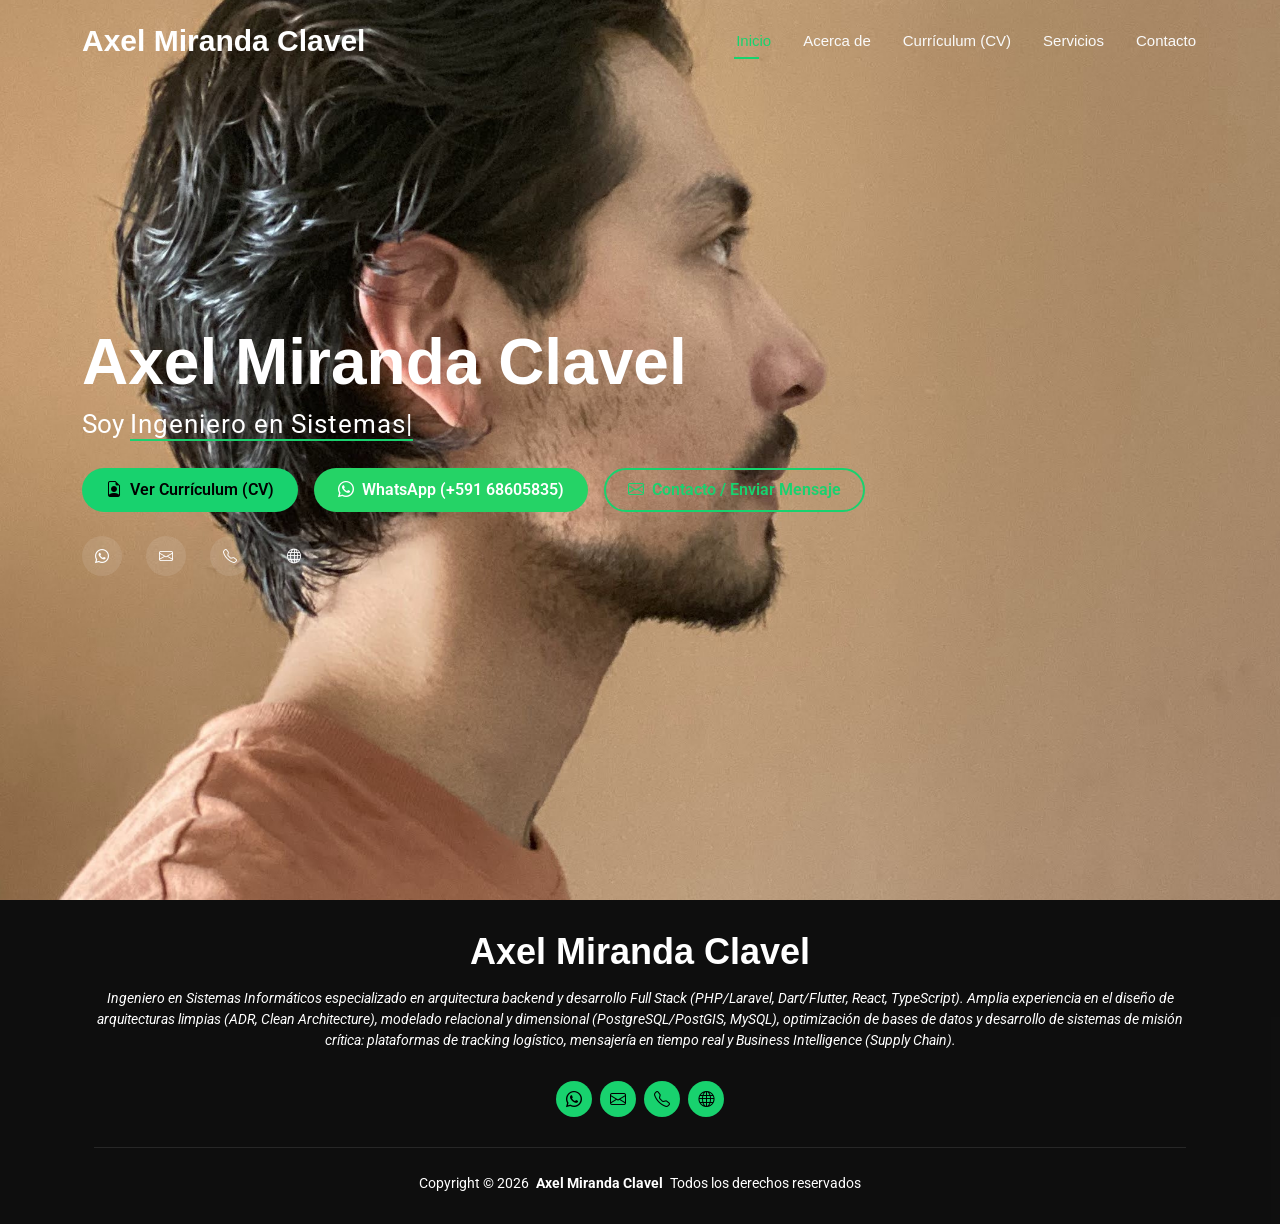
<file: index.html>
<!DOCTYPE html>
<html lang="es">

<head>
  <meta charset="utf-8">
  <meta content="width=device-width, initial-scale=1.0" name="viewport">
  <title>Portafolio - Axel Miranda Clavel | Ingeniero en Sistemas Informáticos</title>
  <meta name="description" content="Portafolio profesional de Axel Miranda Clavel, Ingeniero en Sistemas Informáticos especializado en arquitectura backend Laravel, desarrollo Full Stack y Flutter.">
  <meta name="keywords" content="Axel Miranda Clavel, Ingeniero en Sistemas, Portafolio, Backend, Laravel, Flutter, React, PostgreSQL, Full Stack, Bolivia">

  <!-- Favicons -->
  <link href="assets/img/favicon.png" rel="icon">
  <link href="assets/img/logo.png" rel="apple-touch-icon">

  <!-- Fonts -->
  <link href="https://fonts.googleapis.com" rel="preconnect">
  <link href="https://fonts.gstatic.com" rel="preconnect" crossorigin>
  <link href="https://fonts.googleapis.com/css2?family=Roboto:wght@400;700&display=swap" rel="stylesheet">

  <!-- Vendor CSS Files -->
  <link href="assets/vendor/bootstrap/css/bootstrap.min.css" rel="stylesheet">
  <link href="assets/vendor/bootstrap-icons/bootstrap-icons.css" rel="stylesheet">
  <link href="assets/vendor/aos/aos.css" rel="stylesheet">
  <link href="assets/vendor/swiper/swiper-bundle.min.css" rel="stylesheet">
  <link href="assets/vendor/glightbox/css/glightbox.min.css" rel="stylesheet">

  <!-- Main CSS File -->
  <link href="assets/css/main.css" rel="stylesheet">
</head>

<body class="index-page">

  <header id="header" class="header d-flex align-items-center fixed-top">
    <div class="container-fluid container-xl position-relative d-flex align-items-center justify-content-between">

      <a href="index.html" class="logo d-flex align-items-center">
        <h1 class="sitename">Axel Miranda Clavel</h1>
      </a>

      <nav id="navmenu" class="navmenu">
        <ul>
          <li><a href="index.html" class="active">Inicio</a></li>
          <li><a href="about.html">Acerca de</a></li>
          <li><a href="resume.html">Currículum (CV)</a></li>
          <li><a href="services.html">Servicios</a></li>
          <li><a href="contact.html">Contacto</a></li>
        </ul>
        <i class="mobile-nav-toggle d-xl-none bi bi-list"></i>
      </nav>

    </div>
  </header>

  <main class="main">

    <!-- Hero Section -->
    <section id="hero" class="hero section dark-background">

      <img src="assets/img/IMG_3655.jpg" alt="Axel Miranda Clavel" data-aos="fade-in">

      <div class="container" data-aos="zoom-out" data-aos-delay="100">
        <h2>Axel Miranda Clavel</h2>
        <p>Soy <span class="typed" data-typed-items="Ingeniero en Sistemas, Senior Full Stack Developer, Especialista Backend Laravel, Desarrollador Flutter &amp; Mobile, Arquitecto de Software">Ingeniero en Sistemas</span><span class="typed-cursor typed-cursor--blink"></span></p>
        
        <div class="d-flex flex-wrap gap-3 mt-4">
          <a href="resume.html" class="btn-custom-primary"><i class="bi bi-file-earmark-person"></i> Ver Currículum (CV)</a>
          <a href="https://wa.me/59168605835?text=Hola%20Axel,%20vi%20tu%20portafolio%20y%20me%20gustar%C3%ADa%20contactarte" target="_blank" class="btn-whatsapp"><i class="bi bi-whatsapp"></i> WhatsApp (+591 68605835)</a>
          <a href="contact.html" class="btn-custom-outline"><i class="bi bi-envelope"></i> Contacto / Enviar Mensaje</a>
        </div>

        <div class="social-links mt-4">
          <a href="https://wa.me/59168605835" target="_blank" title="WhatsApp"><i class="bi bi-whatsapp"></i></a>
          <a href="mailto:axelmiranda.845@gmail.com" title="Correo Electrónico"><i class="bi bi-envelope"></i></a>
          <a href="tel:+59168605835" title="Llamar"><i class="bi bi-telephone"></i></a>
          <a href="https://axelmirandaclavel.netlify.app" target="_blank" title="Portafolio Web"><i class="bi bi-globe"></i></a>
        </div>
      </div>

    </section><!-- /Hero Section -->

  </main>

  <footer id="footer" class="footer dark-background">
    <div class="container">
      <h3 class="sitename">Axel Miranda Clavel</h3>
      <p>Ingeniero en Sistemas Informáticos especializado en arquitectura backend y desarrollo Full Stack (PHP/Laravel, Dart/Flutter, React, TypeScript). Amplia experiencia en el diseño de arquitecturas limpias (ADR, Clean Architecture), modelado relacional y dimensional (PostgreSQL/PostGIS, MySQL), optimización de bases de datos y desarrollo de sistemas de misión crítica: plataformas de tracking logístico, mensajería en tiempo real y Business Intelligence (Supply Chain).</p>
      <div class="social-links d-flex justify-content-center">
        <a href="https://wa.me/59168605835" target="_blank" title="WhatsApp"><i class="bi bi-whatsapp"></i></a>
        <a href="mailto:axelmiranda.845@gmail.com" title="Correo"><i class="bi bi-envelope"></i></a>
        <a href="tel:+59168605835" title="Teléfono"><i class="bi bi-telephone"></i></a>
        <a href="https://axelmirandaclavel.netlify.app" target="_blank" title="Sitio Web"><i class="bi bi-globe"></i></a>
      </div>
      <div class="container">
        <div class="copyright">
          <span>Copyright &copy; 2026</span> <strong class="px-1 sitename">Axel Miranda Clavel</strong> <span>Todos los derechos reservados</span>
        </div>
      </div>
    </div>
  </footer>

  <!-- Scroll Top -->
  <a href="#" id="scroll-top" class="scroll-top d-flex align-items-center justify-content-center"><i class="bi bi-arrow-up-short"></i></a>

  <!-- Preloader -->
  <div id="preloader"></div>

  <!-- Vendor JS Files -->
  <script src="assets/vendor/bootstrap/js/bootstrap.bundle.min.js"></script>
  <script src="assets/vendor/aos/aos.js"></script>
  <script src="assets/vendor/typed.js/typed.umd.js"></script>
  <script src="assets/vendor/purecounter/purecounter_vanilla.js"></script>
  <script src="assets/vendor/waypoints/noframework.waypoints.js"></script>
  <script src="assets/vendor/swiper/swiper-bundle.min.js"></script>
  <script src="assets/vendor/glightbox/js/glightbox.min.js"></script>
  <script src="assets/vendor/imagesloaded/imagesloaded.pkgd.min.js"></script>
  <script src="assets/vendor/isotope-layout/isotope.pkgd.min.js"></script>

  <!-- Main JS File -->
  <script src="assets/js/main.js"></script>

</body>

</html>
</file>
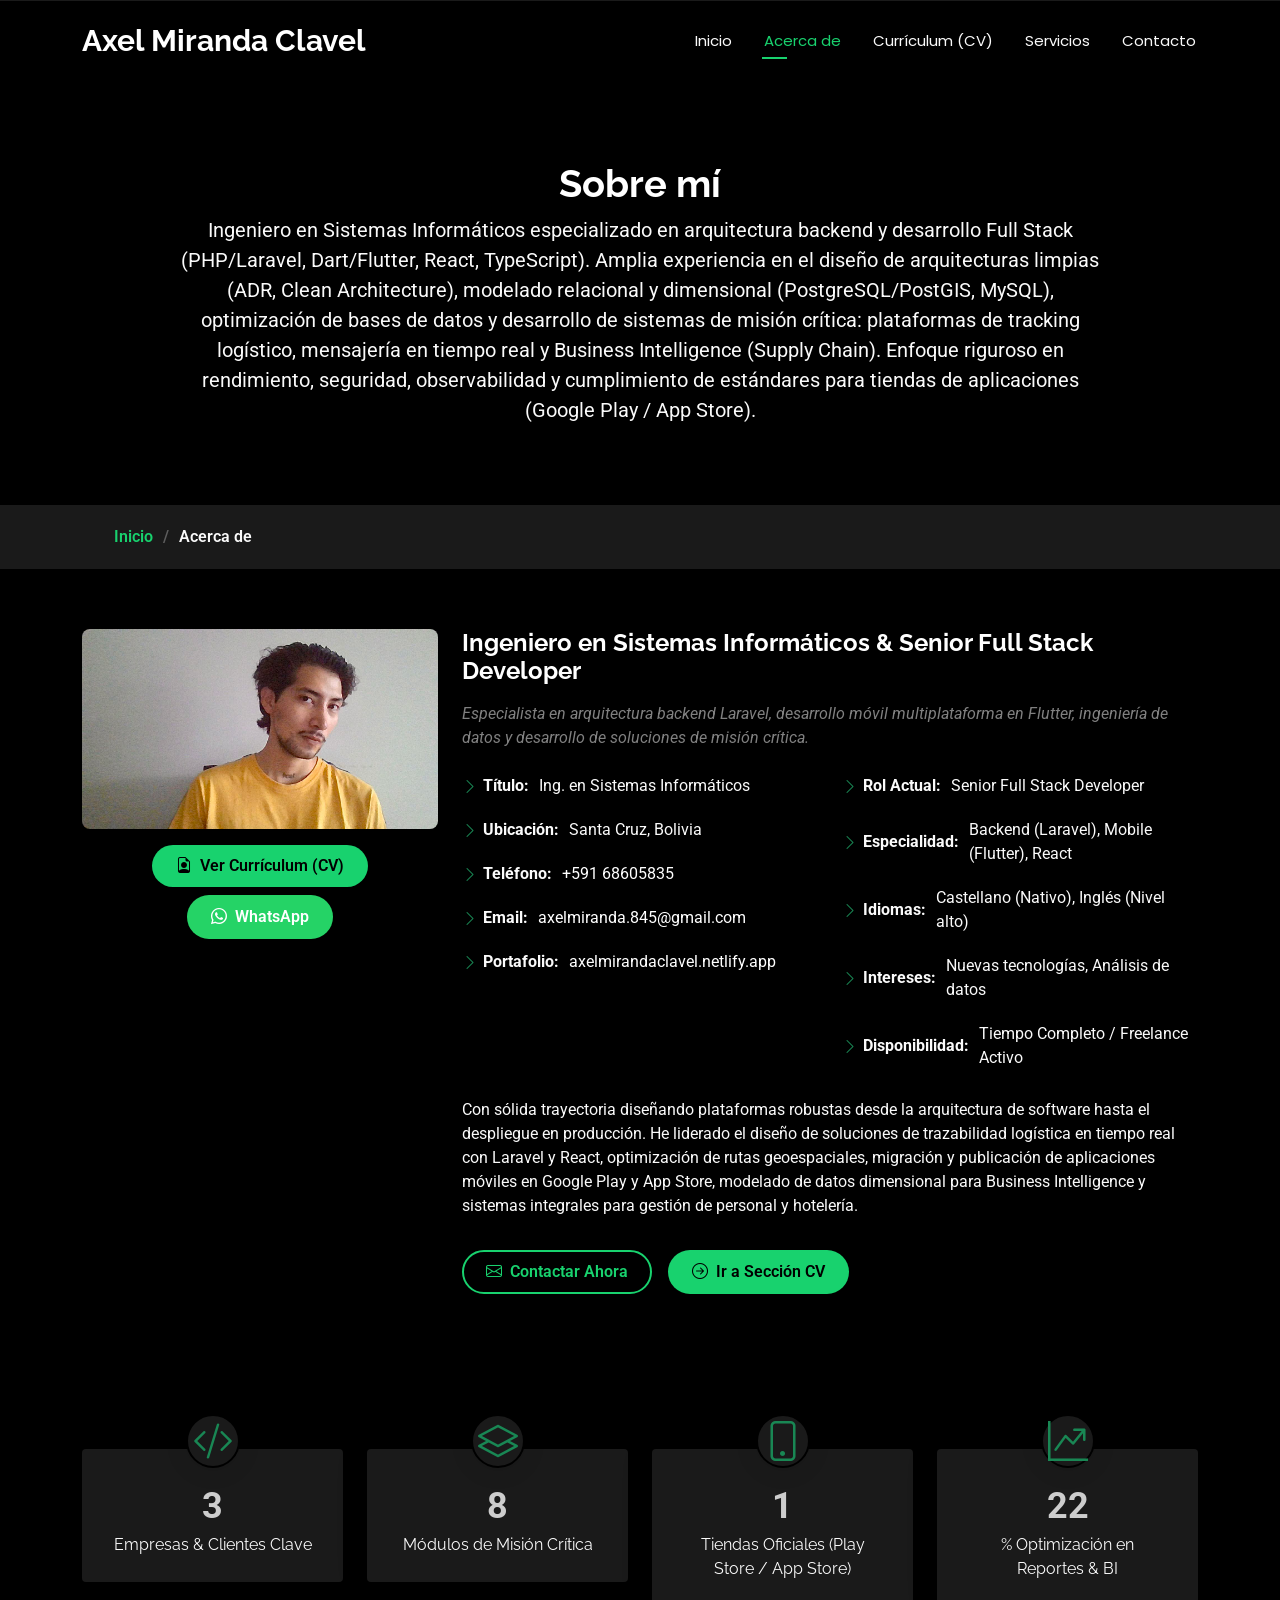
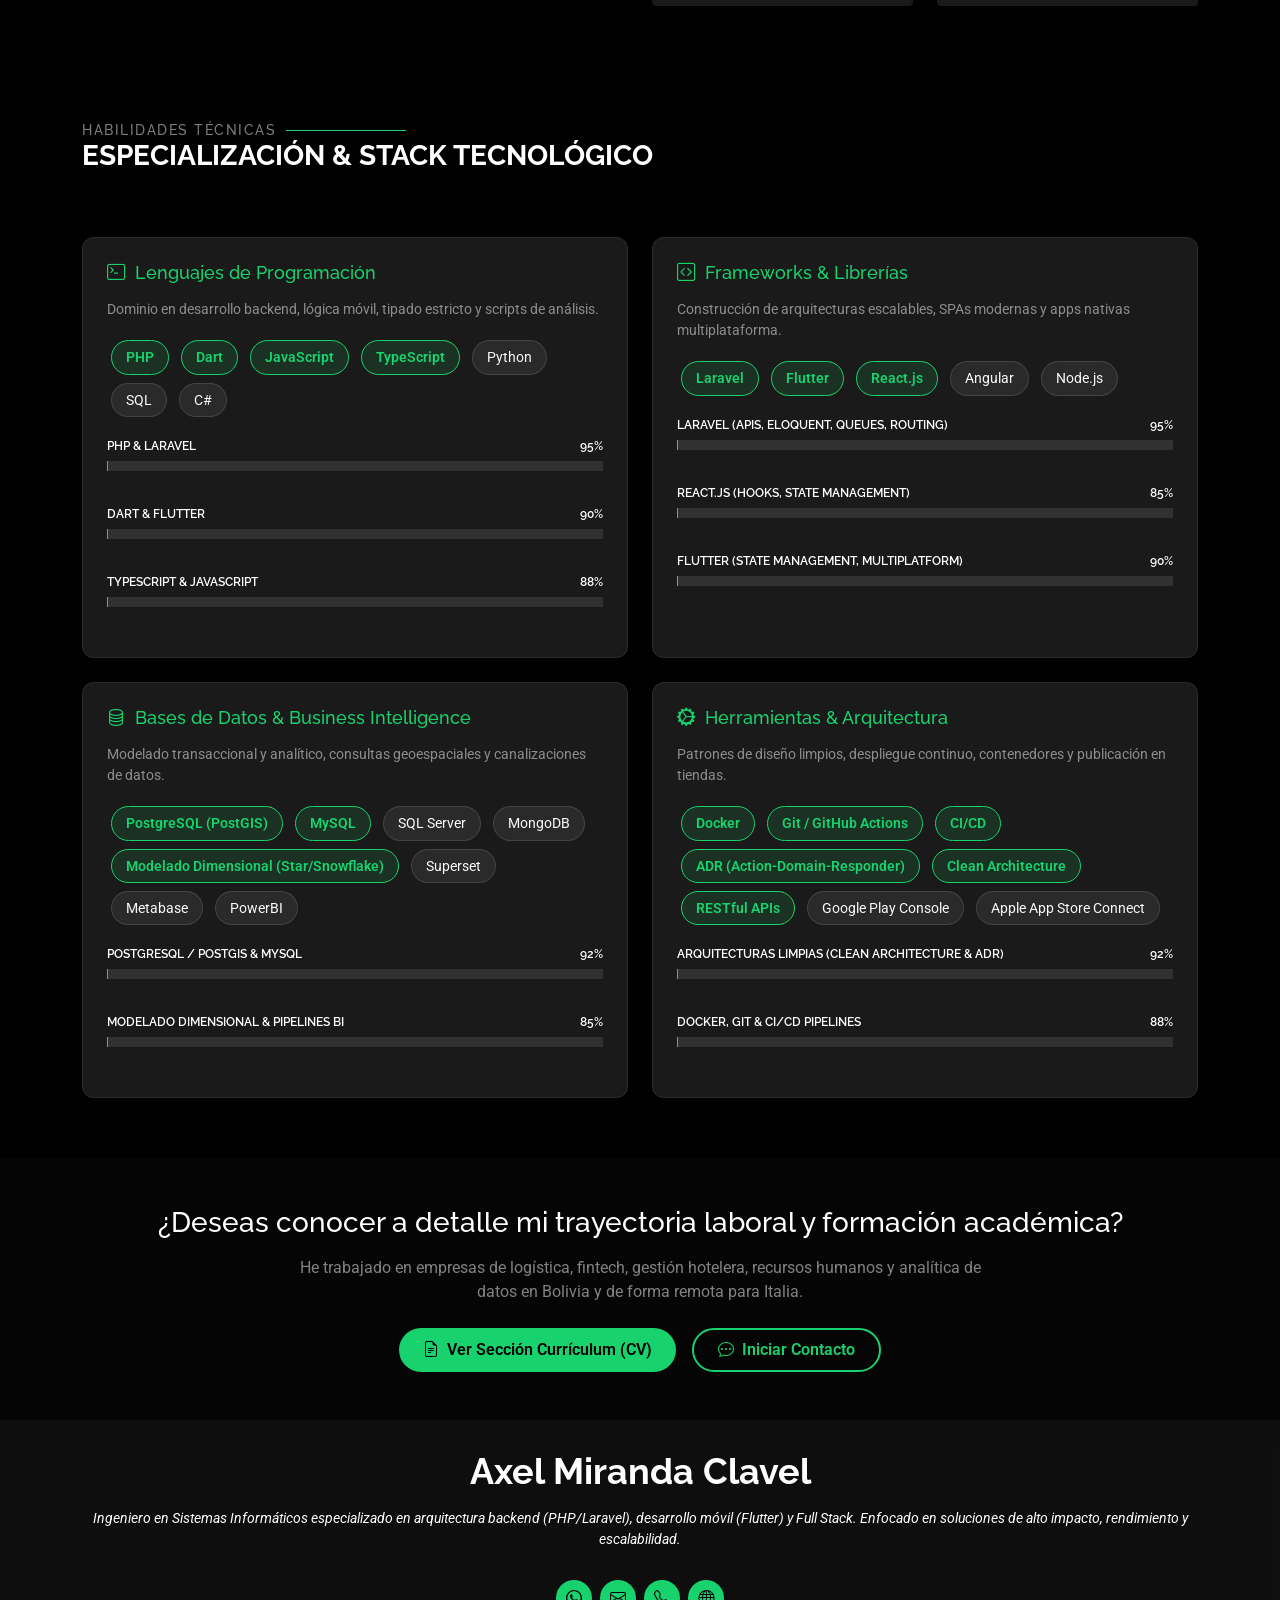
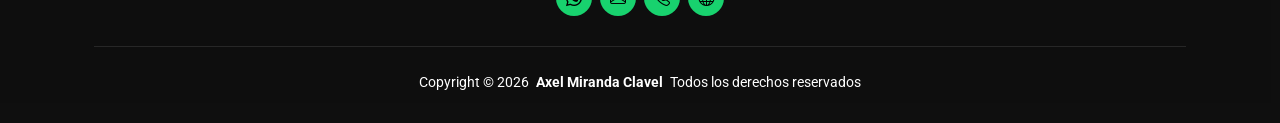
<file: about.html>
<!DOCTYPE html>
<html lang="es">

<head>
  <meta charset="utf-8">
  <meta content="width=device-width, initial-scale=1.0" name="viewport">
  <title>Acerca de - Axel Miranda Clavel | Ingeniero en Sistemas Informáticos</title>
  <meta name="description" content="Perfil profesional de Axel Miranda Clavel, Ingeniero en Sistemas Informáticos especializado en arquitectura backend Laravel, desarrollo Full Stack y Flutter.">
  <meta name="keywords" content="Axel Miranda Clavel, Ingeniero en Sistemas, Backend, Full Stack, Laravel, Flutter, React, PostgreSQL, Docker, Bolivia">

  <!-- Favicons -->
  <link href="assets/img/favicon.png" rel="icon">
  <link href="assets/img/logo.png" rel="apple-touch-icon">

  <!-- Fonts -->
  <link href="https://fonts.googleapis.com" rel="preconnect">
  <link href="https://fonts.gstatic.com" rel="preconnect" crossorigin>
  <link href="https://fonts.googleapis.com/css2?family=Roboto:ital,wght@0,100;0,300;0,400;0,500;0,700;0,900;1,100;1,300;1,400;1,500;1,700;1,900&family=Poppins:ital,wght@0,100;0,200;0,300;0,400;0,500;0,600;0,700;0,800;0,900;1,100;1,200;1,300;1,400;1,500;1,600;1,700;1,800;1,900&family=Raleway:ital,wght@0,100;0,200;0,300;0,400;0,500;0,600;0,700;0,800;0,900;1,100;1,200;1,300;1,400;1,500;1,600;1,700;1,800;1,900&display=swap" rel="stylesheet">

  <!-- Vendor CSS Files -->
  <link href="assets/vendor/bootstrap/css/bootstrap.min.css" rel="stylesheet">
  <link href="assets/vendor/bootstrap-icons/bootstrap-icons.css" rel="stylesheet">
  <link href="assets/vendor/aos/aos.css" rel="stylesheet">
  <link href="assets/vendor/swiper/swiper-bundle.min.css" rel="stylesheet">
  <link href="assets/vendor/glightbox/css/glightbox.min.css" rel="stylesheet">

  <!-- Main CSS File -->
  <link href="assets/css/main.css" rel="stylesheet">
</head>

<body class="about-page">

  <header id="header" class="header d-flex align-items-center fixed-top">
    <div class="container-fluid container-xl position-relative d-flex align-items-center justify-content-between">

      <a href="index.html" class="logo d-flex align-items-center">
        <h1 class="sitename">Axel Miranda Clavel</h1>
      </a>

      <nav id="navmenu" class="navmenu">
        <ul>
          <li><a href="index.html">Inicio</a></li>
          <li><a href="about.html" class="active">Acerca de</a></li>
          <li><a href="resume.html">Currículum (CV)</a></li>
          <li><a href="services.html">Servicios</a></li>
          <li><a href="contact.html">Contacto</a></li>
        </ul>
        <i class="mobile-nav-toggle d-xl-none bi bi-list"></i>
      </nav>

    </div>
  </header>

  <main class="main">

    <!-- Page Title -->
    <div class="page-title" data-aos="fade">
      <div class="heading">
        <div class="container">
          <div class="row d-flex justify-content-center text-center">
            <div class="col-lg-10">
              <h1>Sobre mí</h1>
              <p class="mb-0 fs-5">
                Ingeniero en Sistemas Informáticos especializado en arquitectura backend y desarrollo Full Stack (PHP/Laravel, Dart/Flutter, React, TypeScript). Amplia experiencia en el diseño de arquitecturas limpias (ADR, Clean Architecture), modelado relacional y dimensional (PostgreSQL/PostGIS, MySQL), optimización de bases de datos y desarrollo de sistemas de misión crítica: plataformas de tracking logístico, mensajería en tiempo real y Business Intelligence (Supply Chain). Enfoque riguroso en rendimiento, seguridad, observabilidad y cumplimiento de estándares para tiendas de aplicaciones (Google Play / App Store).
              </p>
            </div>
          </div>
        </div>
      </div>
      <nav class="breadcrumbs">
        <div class="container">
          <ol>
            <li><a href="index.html">Inicio</a></li>
            <li class="current">Acerca de</li>
          </ol>
        </div>
      </nav>
    </div><!-- End Page Title -->

    <!-- About Section -->
    <section id="about" class="about section">

      <div class="container" data-aos="fade-up" data-aos-delay="100">

        <div class="row gy-4 justify-content-center">
          <div class="col-lg-4 text-center">
            <img src="assets/img/WIN_20231203_08_42_08_Pro.jpeg" class="img-fluid rounded-3 shadow" alt="Axel Miranda Clavel" style="max-height: 480px; object-fit: cover;">
            <div class="mt-3 d-flex flex-wrap gap-2 justify-content-center">
              <a href="resume.html" class="btn-custom-primary"><i class="bi bi-file-earmark-person"></i> Ver Currículum (CV)</a>
              <a href="https://wa.me/59168605835?text=Hola%20Axel,%20vi%20tu%20perfil%20profesional%20y%20me%20gustar%C3%ADa%20conversar%20contigo" target="_blank" class="btn-whatsapp"><i class="bi bi-whatsapp"></i> WhatsApp</a>
            </div>
          </div>
          <div class="col-lg-8 content">
            <h2>Ingeniero en Sistemas Informáticos &amp; Senior Full Stack Developer</h2>
            <p class="fst-italic py-2 text-white-50">
              Especialista en arquitectura backend Laravel, desarrollo móvil multiplataforma en Flutter, ingeniería de datos y desarrollo de soluciones de misión crítica.
            </p>
            <div class="row">
              <div class="col-lg-6">
                <ul>
                  <li><i class="bi bi-chevron-right text-success"></i> <strong>Título:</strong> <span>Ing. en Sistemas Informáticos</span></li>
                  <li><i class="bi bi-chevron-right text-success"></i> <strong>Ubicación:</strong> <span>Santa Cruz, Bolivia</span></li>
                  <li><i class="bi bi-chevron-right text-success"></i> <strong>Teléfono:</strong> <a href="tel:+59168605835" class="text-white">+591 68605835</a></li>
                  <li><i class="bi bi-chevron-right text-success"></i> <strong>Email:</strong> <a href="mailto:axelmiranda.845@gmail.com" class="text-white">axelmiranda.845@gmail.com</a></li>
                  <li><i class="bi bi-chevron-right text-success"></i> <strong>Portafolio:</strong> <a href="https://axelmirandaclavel.netlify.app" target="_blank" class="text-white">axelmirandaclavel.netlify.app</a></li>
                </ul>
              </div>
              <div class="col-lg-6">
                <ul>
                  <li><i class="bi bi-chevron-right text-success"></i> <strong>Rol Actual:</strong> <span>Senior Full Stack Developer</span></li>
                  <li><i class="bi bi-chevron-right text-success"></i> <strong>Especialidad:</strong> <span>Backend (Laravel), Mobile (Flutter), React</span></li>
                  <li><i class="bi bi-chevron-right text-success"></i> <strong>Idiomas:</strong> <span>Castellano (Nativo), Inglés (Nivel alto)</span></li>
                  <li><i class="bi bi-chevron-right text-success"></i> <strong>Intereses:</strong> <span>Nuevas tecnologías, Análisis de datos</span></li>
                  <li><i class="bi bi-chevron-right text-success"></i> <strong>Disponibilidad:</strong> <span>Tiempo Completo / Freelance Activo</span></li>
                </ul>
              </div>
            </div>
            <p class="py-2">
              Con sólida trayectoria diseñando plataformas robustas desde la arquitectura de software hasta el despliegue en producción. He liderado el diseño de soluciones de trazabilidad logística en tiempo real con Laravel y React, optimización de rutas geoespaciales, migración y publicación de aplicaciones móviles en Google Play y App Store, modelado de datos dimensional para Business Intelligence y sistemas integrales para gestión de personal y hotelería.
            </p>
            <div class="d-flex flex-wrap gap-3 pt-2">
              <a href="contact.html" class="btn-custom-outline"><i class="bi bi-envelope"></i> Contactar Ahora</a>
              <a href="resume.html" class="btn-custom-primary"><i class="bi bi-arrow-right-circle"></i> Ir a Sección CV</a>
            </div>
          </div>
        </div>

      </div>

    </section><!-- /About Section -->

    <!-- Stats Section -->
    <section id="stats" class="stats section">

      <div class="container" data-aos="fade-up" data-aos-delay="100">

        <div class="row gy-4 text-center">

          <div class="col-lg-3 col-md-6 d-flex flex-column align-items-center">
            <i class="bi bi-code-slash text-success fs-1 mb-2"></i>
            <div class="stats-item">
              <span data-purecounter-start="0" data-purecounter-end="5" data-purecounter-duration="1" class="purecounter"></span>
              <p>Empresas &amp; Clientes Clave</p>
            </div>
          </div><!-- End Stats Item -->

          <div class="col-lg-3 col-md-6 d-flex flex-column align-items-center">
            <i class="bi bi-layers text-success fs-1 mb-2"></i>
            <div class="stats-item">
              <span data-purecounter-start="0" data-purecounter-end="15" data-purecounter-duration="1" class="purecounter"></span>
              <p>Módulos de Misión Crítica</p>
            </div>
          </div><!-- End Stats Item -->

          <div class="col-lg-3 col-md-6 d-flex flex-column align-items-center">
            <i class="bi bi-phone text-success fs-1 mb-2"></i>
            <div class="stats-item">
              <span data-purecounter-start="0" data-purecounter-end="2" data-purecounter-duration="1" class="purecounter"></span>
              <p>Tiendas Oficiales (Play Store / App Store)</p>
            </div>
          </div><!-- End Stats Item -->

          <div class="col-lg-3 col-md-6 d-flex flex-column align-items-center">
            <i class="bi bi-graph-up-arrow text-success fs-1 mb-2"></i>
            <div class="stats-item">
              <span data-purecounter-start="0" data-purecounter-end="40" data-purecounter-duration="1" class="purecounter"></span>
              <p>% Optimización en Reportes &amp; BI</p>
            </div>
          </div><!-- End Stats Item -->

        </div>

      </div>

    </section><!-- /Stats Section -->

    <!-- Technical Skills Section -->
    <section id="skills" class="skills section">

      <!-- Section Title -->
      <div class="container section-title" data-aos="fade-up">
        <h2>Habilidades Técnicas</h2>
        <div><span>Especialización &amp;</span> <span class="description-title">Stack Tecnológico</span></div>
      </div><!-- End Section Title -->

      <div class="container" data-aos="fade-up" data-aos-delay="100">

        <div class="row g-4">

          <!-- Lenguajes -->
          <div class="col-lg-6" data-aos="fade-up" data-aos-delay="100">
            <div class="skill-category-card">
              <h4><i class="bi bi-terminal"></i> Lenguajes de Programación</h4>
              <p class="text-white-50 small mb-3">Dominio en desarrollo backend, lógica móvil, tipado estricto y scripts de análisis.</p>
              <div class="mb-3">
                <span class="badge-tag accent">PHP</span>
                <span class="badge-tag accent">Dart</span>
                <span class="badge-tag accent">JavaScript</span>
                <span class="badge-tag accent">TypeScript</span>
                <span class="badge-tag">Python</span>
                <span class="badge-tag">SQL</span>
                <span class="badge-tag">C#</span>
              </div>
              <div class="progress mb-2">
                <span class="skill"><span>PHP &amp; Laravel</span> <i class="val">95%</i></span>
                <div class="progress-bar-wrap">
                  <div class="progress-bar" role="progressbar" aria-valuenow="95" aria-valuemin="0" aria-valuemax="100"></div>
                </div>
              </div>
              <div class="progress mb-2">
                <span class="skill"><span>Dart &amp; Flutter</span> <i class="val">90%</i></span>
                <div class="progress-bar-wrap">
                  <div class="progress-bar" role="progressbar" aria-valuenow="90" aria-valuemin="0" aria-valuemax="100"></div>
                </div>
              </div>
              <div class="progress">
                <span class="skill"><span>TypeScript &amp; JavaScript</span> <i class="val">88%</i></span>
                <div class="progress-bar-wrap">
                  <div class="progress-bar" role="progressbar" aria-valuenow="88" aria-valuemin="0" aria-valuemax="100"></div>
                </div>
              </div>
            </div>
          </div>

          <!-- Frameworks & Librerías -->
          <div class="col-lg-6" data-aos="fade-up" data-aos-delay="200">
            <div class="skill-category-card">
              <h4><i class="bi bi-code-square"></i> Frameworks &amp; Librerías</h4>
              <p class="text-white-50 small mb-3">Construcción de arquitecturas escalables, SPAs modernas y apps nativas multiplataforma.</p>
              <div class="mb-3">
                <span class="badge-tag accent">Laravel</span>
                <span class="badge-tag accent">Flutter</span>
                <span class="badge-tag accent">React.js</span>
                <span class="badge-tag">Angular</span>
                <span class="badge-tag">Node.js</span>
              </div>
              <div class="progress mb-2">
                <span class="skill"><span>Laravel (APIs, Eloquent, Queues, Routing)</span> <i class="val">95%</i></span>
                <div class="progress-bar-wrap">
                  <div class="progress-bar" role="progressbar" aria-valuenow="95" aria-valuemin="0" aria-valuemax="100"></div>
                </div>
              </div>
              <div class="progress mb-2">
                <span class="skill"><span>React.js (Hooks, State Management)</span> <i class="val">85%</i></span>
                <div class="progress-bar-wrap">
                  <div class="progress-bar" role="progressbar" aria-valuenow="85" aria-valuemin="0" aria-valuemax="100"></div>
                </div>
              </div>
              <div class="progress">
                <span class="skill"><span>Flutter (State Management, Multiplatform)</span> <i class="val">90%</i></span>
                <div class="progress-bar-wrap">
                  <div class="progress-bar" role="progressbar" aria-valuenow="90" aria-valuemin="0" aria-valuemax="100"></div>
                </div>
              </div>
            </div>
          </div>

          <!-- Bases de Datos & BI -->
          <div class="col-lg-6" data-aos="fade-up" data-aos-delay="300">
            <div class="skill-category-card">
              <h4><i class="bi bi-database"></i> Bases de Datos &amp; Business Intelligence</h4>
              <p class="text-white-50 small mb-3">Modelado transaccional y analítico, consultas geoespaciales y canalizaciones de datos.</p>
              <div class="mb-3">
                <span class="badge-tag accent">PostgreSQL (PostGIS)</span>
                <span class="badge-tag accent">MySQL</span>
                <span class="badge-tag">SQL Server</span>
                <span class="badge-tag">MongoDB</span>
                <span class="badge-tag accent">Modelado Dimensional (Star/Snowflake)</span>
                <span class="badge-tag">Superset</span>
                <span class="badge-tag">Metabase</span>
                <span class="badge-tag">PowerBI</span>
              </div>
              <div class="progress mb-2">
                <span class="skill"><span>PostgreSQL / PostGIS &amp; MySQL</span> <i class="val">92%</i></span>
                <div class="progress-bar-wrap">
                  <div class="progress-bar" role="progressbar" aria-valuenow="92" aria-valuemin="0" aria-valuemax="100"></div>
                </div>
              </div>
              <div class="progress">
                <span class="skill"><span>Modelado Dimensional &amp; Pipelines BI</span> <i class="val">85%</i></span>
                <div class="progress-bar-wrap">
                  <div class="progress-bar" role="progressbar" aria-valuenow="85" aria-valuemin="0" aria-valuemax="100"></div>
                </div>
              </div>
            </div>
          </div>

          <!-- Herramientas & Arquitectura -->
          <div class="col-lg-6" data-aos="fade-up" data-aos-delay="400">
            <div class="skill-category-card">
              <h4><i class="bi bi-gear-wide-connected"></i> Herramientas &amp; Arquitectura</h4>
              <p class="text-white-50 small mb-3">Patrones de diseño limpios, despliegue continuo, contenedores y publicación en tiendas.</p>
              <div class="mb-3">
                <span class="badge-tag accent">Docker</span>
                <span class="badge-tag accent">Git / GitHub Actions</span>
                <span class="badge-tag accent">CI/CD</span>
                <span class="badge-tag accent">ADR (Action-Domain-Responder)</span>
                <span class="badge-tag accent">Clean Architecture</span>
                <span class="badge-tag accent">RESTful APIs</span>
                <span class="badge-tag">Google Play Console</span>
                <span class="badge-tag">Apple App Store Connect</span>
              </div>
              <div class="progress mb-2">
                <span class="skill"><span>Arquitecturas Limpias (Clean Architecture &amp; ADR)</span> <i class="val">92%</i></span>
                <div class="progress-bar-wrap">
                  <div class="progress-bar" role="progressbar" aria-valuenow="92" aria-valuemin="0" aria-valuemax="100"></div>
                </div>
              </div>
              <div class="progress">
                <span class="skill"><span>Docker, Git &amp; CI/CD Pipelines</span> <i class="val">88%</i></span>
                <div class="progress-bar-wrap">
                  <div class="progress-bar" role="progressbar" aria-valuenow="88" aria-valuemin="0" aria-valuemax="100"></div>
                </div>
              </div>
            </div>
          </div>

        </div>

      </div>

    </section><!-- /Skills Section -->

    <!-- Experience Preview CTA Section -->
    <section class="section py-5" style="background: rgba(255,255,255,0.02);">
      <div class="container text-center" data-aos="fade-up">
        <h3 class="mb-3">¿Deseas conocer a detalle mi trayectoria laboral y formación académica?</h3>
        <p class="text-white-50 mx-auto mb-4" style="max-width: 720px;">
          He trabajado en empresas de logística, fintech, gestión hotelera, recursos humanos y analítica de datos en Bolivia y de forma remota para Italia.
        </p>
        <div class="d-flex flex-wrap justify-content-center gap-3">
          <a href="resume.html" class="btn-custom-primary fs-6 py-2 px-4"><i class="bi bi-file-earmark-text"></i> Ver Sección Currículum (CV)</a>
          <a href="contact.html" class="btn-custom-outline fs-6 py-2 px-4"><i class="bi bi-chat-dots"></i> Iniciar Contacto</a>
        </div>
      </div>
    </section>

  </main>

  <footer id="footer" class="footer dark-background">
    <div class="container">
      <h3 class="sitename">Axel Miranda Clavel</h3>
      <p>Ingeniero en Sistemas Informáticos especializado en arquitectura backend (PHP/Laravel), desarrollo móvil (Flutter) y Full Stack. Enfocado en soluciones de alto impacto, rendimiento y escalabilidad.</p>
      <div class="social-links d-flex justify-content-center">
        <a href="https://wa.me/59168605835" target="_blank" title="WhatsApp"><i class="bi bi-whatsapp"></i></a>
        <a href="mailto:axelmiranda.845@gmail.com" title="Correo Electrónico"><i class="bi bi-envelope"></i></a>
        <a href="tel:+59168605835" title="Llamar"><i class="bi bi-telephone"></i></a>
        <a href="https://axelmirandaclavel.netlify.app" target="_blank" title="Portafolio Web"><i class="bi bi-globe"></i></a>
      </div>
      <div class="container">
        <div class="copyright">
          <span>Copyright &copy; 2026</span> <strong class="px-1 sitename">Axel Miranda Clavel</strong> <span>Todos los derechos reservados</span>
        </div>
      </div>
    </div>
  </footer>

  <!-- Scroll Top -->
  <a href="#" id="scroll-top" class="scroll-top d-flex align-items-center justify-content-center"><i class="bi bi-arrow-up-short"></i></a>

  <!-- Preloader -->
  <div id="preloader"></div>

  <!-- Vendor JS Files -->
  <script src="assets/vendor/bootstrap/js/bootstrap.bundle.min.js"></script>
  <script src="assets/vendor/aos/aos.js"></script>
  <script src="assets/vendor/purecounter/purecounter_vanilla.js"></script>
  <script src="assets/vendor/waypoints/noframework.waypoints.js"></script>
  <script src="assets/vendor/swiper/swiper-bundle.min.js"></script>
  <script src="assets/vendor/glightbox/js/glightbox.min.js"></script>
  <script src="assets/vendor/imagesloaded/imagesloaded.pkgd.min.js"></script>
  <script src="assets/vendor/isotope-layout/isotope.pkgd.min.js"></script>

  <!-- Main JS File -->
  <script src="assets/js/main.js"></script>

</body>

</html>
</file>
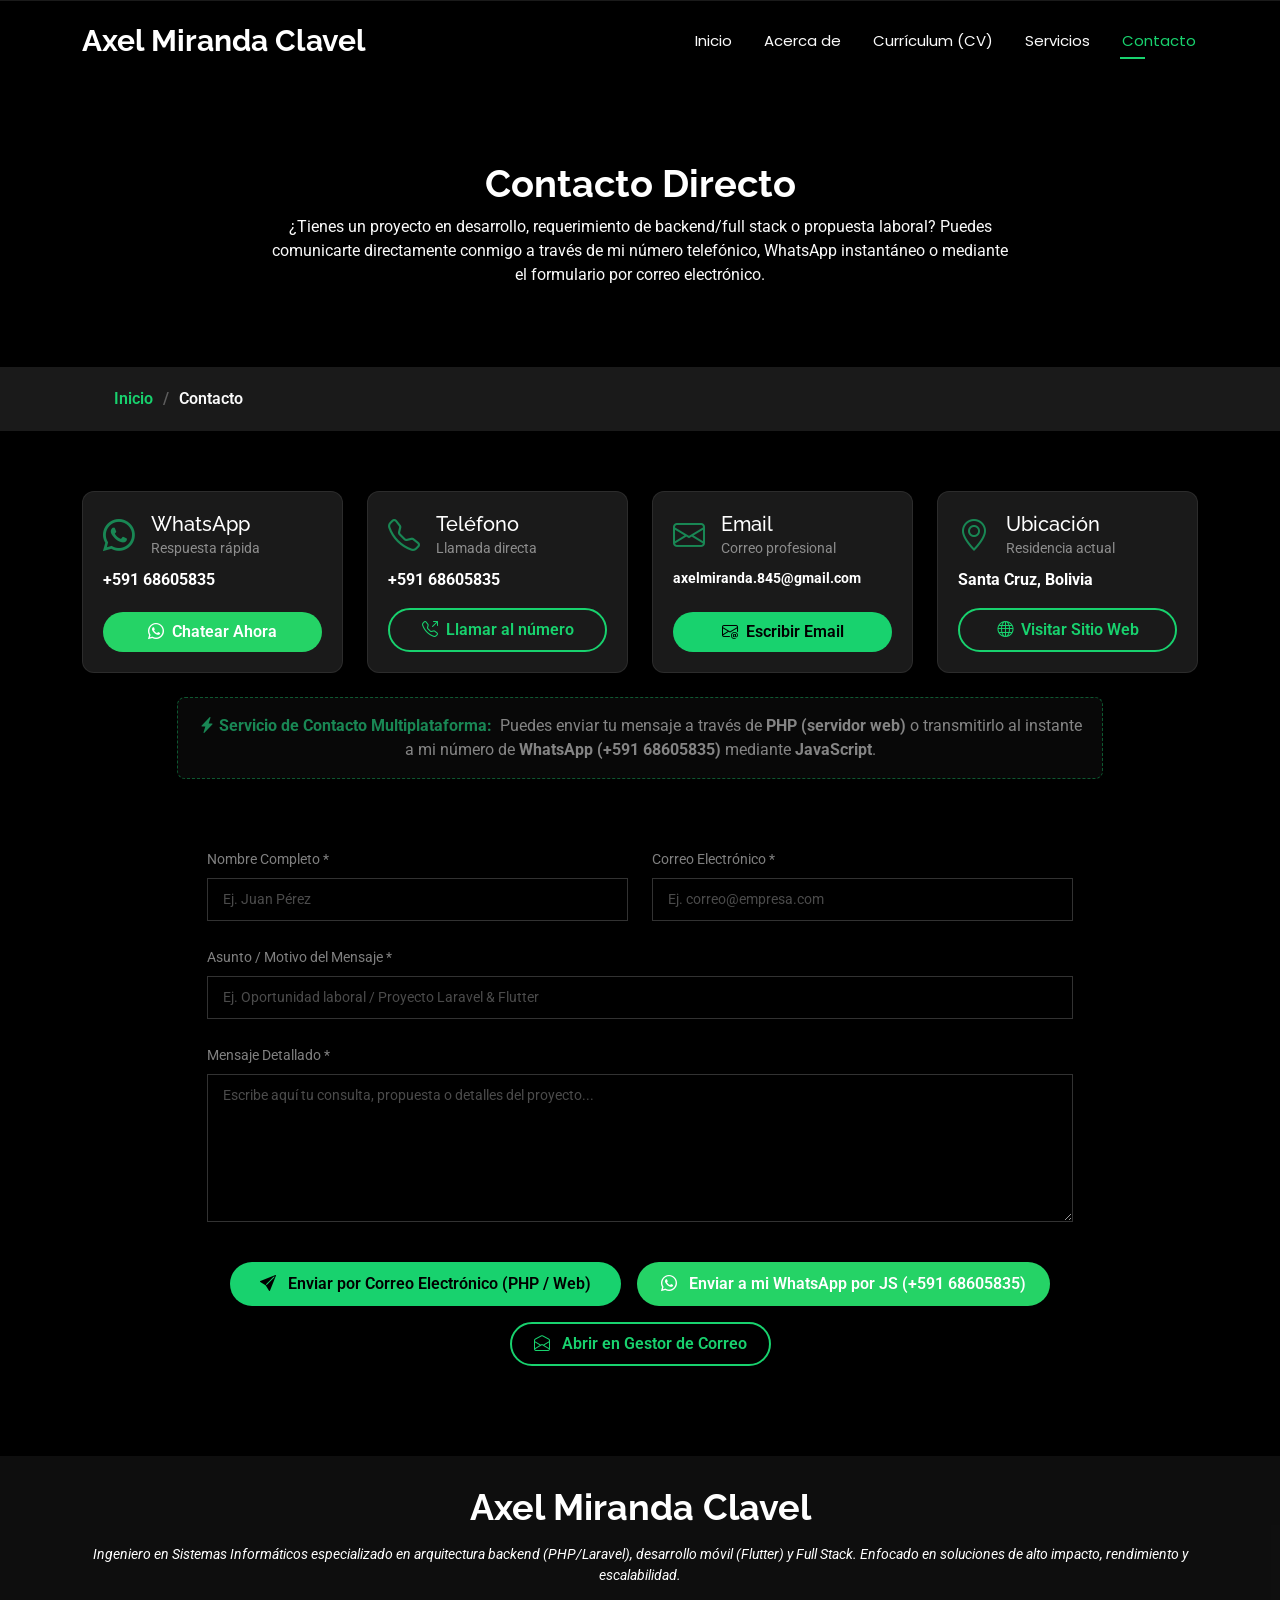
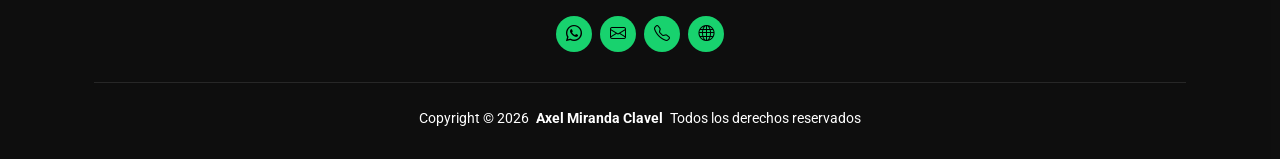
<file: contact.html>
<!DOCTYPE html>
<html lang="es">

<head>
  <meta charset="utf-8">
  <meta content="width=device-width, initial-scale=1.0" name="viewport">
  <title>Contacto - Axel Miranda Clavel | Ingeniero en Sistemas Informáticos</title>
  <meta name="description" content="Ponte en contacto con Axel Miranda Clavel por WhatsApp, teléfono o correo electrónico para proyectos de desarrollo backend, full stack o consultoría.">
  <meta name="keywords" content="Contacto, Axel Miranda Clavel, WhatsApp, Correo, Ingeniero en Sistemas, Santa Cruz, Bolivia">

  <!-- Favicons -->
  <link href="assets/img/favicon.png" rel="icon">
  <link href="assets/img/logo.png" rel="apple-touch-icon">

  <!-- Fonts -->
  <link href="https://fonts.googleapis.com" rel="preconnect">
  <link href="https://fonts.gstatic.com" rel="preconnect" crossorigin>
  <link href="https://fonts.googleapis.com/css2?family=Roboto:ital,wght@0,100;0,300;0,400;0,500;0,700;0,900;1,100;1,300;1,400;1,500;1,700;1,900&family=Poppins:ital,wght@0,100;0,200;0,300;0,400;0,500;0,600;0,700;0,800;0,900;1,100;1,200;1,300;1,400;1,500;1,600;1,700;1,800;1,900&family=Raleway:ital,wght@0,100;0,200;0,300;0,400;0,500;0,600;0,700;0,800;0,900;1,100;1,200;1,300;1,400;1,500;1,600;1,700;1,800;1,900&display=swap" rel="stylesheet">

  <!-- Vendor CSS Files -->
  <link href="assets/vendor/bootstrap/css/bootstrap.min.css" rel="stylesheet">
  <link href="assets/vendor/bootstrap-icons/bootstrap-icons.css" rel="stylesheet">
  <link href="assets/vendor/aos/aos.css" rel="stylesheet">
  <link href="assets/vendor/swiper/swiper-bundle.min.css" rel="stylesheet">
  <link href="assets/vendor/glightbox/css/glightbox.min.css" rel="stylesheet">

  <!-- Main CSS File -->
  <link href="assets/css/main.css" rel="stylesheet">
</head>

<body class="contact-page">

  <header id="header" class="header d-flex align-items-center fixed-top">
    <div class="container-fluid container-xl position-relative d-flex align-items-center justify-content-between">

      <a href="index.html" class="logo d-flex align-items-center">
        <h1 class="sitename">Axel Miranda Clavel</h1>
      </a>

      <nav id="navmenu" class="navmenu">
        <ul>
          <li><a href="index.html">Inicio</a></li>
          <li><a href="about.html">Acerca de</a></li>
          <li><a href="resume.html">Currículum (CV)</a></li>
          <li><a href="services.html">Servicios</a></li>
          <li><a href="contact.html" class="active">Contacto</a></li>
        </ul>
        <i class="mobile-nav-toggle d-xl-none bi bi-list"></i>
      </nav>

    </div>
  </header>

  <main class="main">

    <!-- Page Title -->
    <div class="page-title" data-aos="fade">
      <div class="heading">
        <div class="container">
          <div class="row d-flex justify-content-center text-center">
            <div class="col-lg-8">
              <h1>Contacto Directo</h1>
              <p class="mb-0">
                ¿Tienes un proyecto en desarrollo, requerimiento de backend/full stack o propuesta laboral? Puedes comunicarte directamente conmigo a través de mi número telefónico, WhatsApp instantáneo o mediante el formulario por correo electrónico.
              </p>
            </div>
          </div>
        </div>
      </div>
      <nav class="breadcrumbs">
        <div class="container">
          <ol>
            <li><a href="index.html">Inicio</a></li>
            <li class="current">Contacto</li>
          </ol>
        </div>
      </nav>
    </div><!-- End Page Title -->

    <!-- Contact Section -->
    <section id="contact" class="contact section">

      <div class="container" data-aos="fade-up" data-aos-delay="100">

        <!-- Métodos de Contacto Rápido -->
        <div class="row gy-4 mb-4">

          <!-- WhatsApp Directo -->
          <div class="col-md-6 col-lg-3">
            <div class="contact-card-direct h-100 d-flex flex-column justify-content-between" data-aos="fade-up" data-aos-delay="150">
              <div>
                <div class="d-flex align-items-center mb-2">
                  <i class="bi bi-whatsapp text-success fs-2 me-3"></i>
                  <div>
                    <h3 class="fs-5 mb-0">WhatsApp</h3>
                    <small class="text-white-50">Respuesta rápida</small>
                  </div>
                </div>
                <p class="text-white fw-bold mb-2">+591 68605835</p>
              </div>
              <a href="https://wa.me/59168605835?text=Hola%20Axel,%20te%20contacto%20desde%20tu%20portafolio%20web" target="_blank" class="btn-whatsapp text-center justify-content-center py-2 mt-2">
                <i class="bi bi-whatsapp"></i> Chatear Ahora
              </a>
            </div>
          </div><!-- End Info Item -->

          <!-- Teléfono / Llamadas -->
          <div class="col-md-6 col-lg-3">
            <div class="contact-card-direct h-100 d-flex flex-column justify-content-between" data-aos="fade-up" data-aos-delay="200">
              <div>
                <div class="d-flex align-items-center mb-2">
                  <i class="bi bi-telephone text-success fs-2 me-3"></i>
                  <div>
                    <h3 class="fs-5 mb-0">Teléfono</h3>
                    <small class="text-white-50">Llamada directa</small>
                  </div>
                </div>
                <p class="text-white fw-bold mb-2">+591 68605835</p>
              </div>
              <a href="tel:+59168605835" class="btn-custom-outline text-center justify-content-center py-2 mt-2">
                <i class="bi bi-telephone-outbound"></i> Llamar al número
              </a>
            </div>
          </div><!-- End Info Item -->

          <!-- Correo Electrónico -->
          <div class="col-md-6 col-lg-3">
            <div class="contact-card-direct h-100 d-flex flex-column justify-content-between" data-aos="fade-up" data-aos-delay="250">
              <div>
                <div class="d-flex align-items-center mb-2">
                  <i class="bi bi-envelope text-success fs-2 me-3"></i>
                  <div>
                    <h3 class="fs-5 mb-0">Email</h3>
                    <small class="text-white-50">Correo profesional</small>
                  </div>
                </div>
                <p class="text-white fw-bold mb-2 small text-break">axelmiranda.845@gmail.com</p>
              </div>
              <a href="mailto:axelmiranda.845@gmail.com" class="btn-custom-primary text-center justify-content-center py-2 mt-2">
                <i class="bi bi-envelope-at"></i> Escribir Email
              </a>
            </div>
          </div><!-- End Info Item -->

          <!-- Ubicación / Redes -->
          <div class="col-md-6 col-lg-3">
            <div class="contact-card-direct h-100 d-flex flex-column justify-content-between" data-aos="fade-up" data-aos-delay="300">
              <div>
                <div class="d-flex align-items-center mb-2">
                  <i class="bi bi-geo-alt text-success fs-2 me-3"></i>
                  <div>
                    <h3 class="fs-5 mb-0">Ubicación</h3>
                    <small class="text-white-50">Residencia actual</small>
                  </div>
                </div>
                <p class="text-white fw-bold mb-2">Santa Cruz, Bolivia</p>
              </div>
              <a href="https://axelmirandaclavel.netlify.app" target="_blank" class="btn-custom-outline text-center justify-content-center py-2 mt-2">
                <i class="bi bi-globe"></i> Visitar Sitio Web
              </a>
            </div>
          </div><!-- End Info Item -->

        </div>

        <!-- Formulario de Mensajería: Soporte Dual PHP / JS / WhatsApp -->
        <div class="row justify-content-center">
          <div class="col-lg-10">

            <div class="card bg-transparent border-0">
              <div class="p-3 mb-2 rounded-3 text-center" style="background: rgba(255,255,255,0.03); border: 1px dashed rgba(24, 210, 110, 0.4);">
                <span class="text-success fw-bold"><i class="bi bi-lightning-charge-fill"></i> Servicio de Contacto Multiplataforma:</span>
                <span class="text-white-50 ms-1">Puedes enviar tu mensaje a través de <strong>PHP (servidor web)</strong> o transmitirlo al instante a mi número de <strong>WhatsApp (+591 68605835)</strong> mediante <strong>JavaScript</strong>.</span>
              </div>

              <form id="contactForm" action="forms/contact.php" method="post" class="php-email-form rounded-4" data-aos="fade-up" data-aos-delay="400">
                <div class="row gy-4">

                  <div class="col-md-6">
                    <label for="formName" class="form-label text-white-50 small">Nombre Completo *</label>
                    <input type="text" name="name" id="formName" class="form-control" placeholder="Ej. Juan Pérez" required="">
                  </div>

                  <div class="col-md-6">
                    <label for="formEmail" class="form-label text-white-50 small">Correo Electrónico *</label>
                    <input type="email" class="form-control" name="email" id="formEmail" placeholder="Ej. correo@empresa.com" required="">
                  </div>

                  <div class="col-md-12">
                    <label for="formSubject" class="form-label text-white-50 small">Asunto / Motivo del Mensaje *</label>
                    <input type="text" class="form-control" name="subject" id="formSubject" placeholder="Ej. Oportunidad laboral / Proyecto Laravel & Flutter" required="">
                  </div>

                  <div class="col-md-12">
                    <label for="formMessage" class="form-label text-white-50 small">Mensaje Detallado *</label>
                    <textarea class="form-control" name="message" id="formMessage" rows="6" placeholder="Escribe aquí tu consulta, propuesta o detalles del proyecto..." required=""></textarea>
                  </div>

                  <div class="col-md-12 text-center">
                    <div class="loading">Enviando mensaje...</div>
                    <div class="error-message"></div>
                    <div class="sent-message">¡Tu mensaje ha sido enviado exitosamente! Me pondré en contacto contigo a la brevedad.</div>

                    <!-- Botones de Acción: Envío por PHP/Web y Envío por WhatsApp/JS -->
                    <div class="d-flex flex-wrap justify-content-center gap-3 mt-3">
                      <button type="submit" class="btn-custom-primary">
                        <i class="bi bi-send-fill me-1"></i> Enviar por Correo Electrónico (PHP / Web)
                      </button>
                      <button type="button" id="btnSendWhatsApp" class="btn-whatsapp">
                        <i class="bi bi-whatsapp me-1"></i> Enviar a mi WhatsApp por JS (+591 68605835)
                      </button>
                      <button type="button" id="btnDirectEmail" class="btn-custom-outline">
                        <i class="bi bi-envelope-open me-1"></i> Abrir en Gestor de Correo
                      </button>
                    </div>
                  </div>

                </div>
              </form><!-- End Contact Form -->

            </div>

          </div>
        </div>

      </div>

    </section><!-- /Contact Section -->

  </main>

  <footer id="footer" class="footer dark-background">
    <div class="container">
      <h3 class="sitename">Axel Miranda Clavel</h3>
      <p>Ingeniero en Sistemas Informáticos especializado en arquitectura backend (PHP/Laravel), desarrollo móvil (Flutter) y Full Stack. Enfocado en soluciones de alto impacto, rendimiento y escalabilidad.</p>
      <div class="social-links d-flex justify-content-center">
        <a href="https://wa.me/59168605835" target="_blank" title="WhatsApp"><i class="bi bi-whatsapp"></i></a>
        <a href="mailto:axelmiranda.845@gmail.com" title="Correo Electrónico"><i class="bi bi-envelope"></i></a>
        <a href="tel:+59168605835" title="Llamar"><i class="bi bi-telephone"></i></a>
        <a href="https://axelmirandaclavel.netlify.app" target="_blank" title="Portafolio Web"><i class="bi bi-globe"></i></a>
      </div>
      <div class="container">
        <div class="copyright">
          <span>Copyright &copy; 2026</span> <strong class="px-1 sitename">Axel Miranda Clavel</strong> <span>Todos los derechos reservados</span>
        </div>
      </div>
    </div>
  </footer>

  <!-- Scroll Top -->
  <a href="#" id="scroll-top" class="scroll-top d-flex align-items-center justify-content-center"><i class="bi bi-arrow-up-short"></i></a>

  <!-- Preloader -->
  <div id="preloader"></div>

  <!-- Vendor JS Files -->
  <script src="assets/vendor/bootstrap/js/bootstrap.bundle.min.js"></script>
  <script src="assets/vendor/php-email-form/validate.js"></script>
  <script src="assets/vendor/aos/aos.js"></script>
  <script src="assets/vendor/purecounter/purecounter_vanilla.js"></script>
  <script src="assets/vendor/waypoints/noframework.waypoints.js"></script>
  <script src="assets/vendor/swiper/swiper-bundle.min.js"></script>
  <script src="assets/vendor/glightbox/js/glightbox.min.js"></script>
  <script src="assets/vendor/imagesloaded/imagesloaded.pkgd.min.js"></script>
  <script src="assets/vendor/isotope-layout/isotope.pkgd.min.js"></script>

  <!-- Contact Service JS File -->
  <script src="assets/js/contact-service.js"></script>

  <!-- Main JS File -->
  <script src="assets/js/main.js"></script>

</body>

</html>
</file>
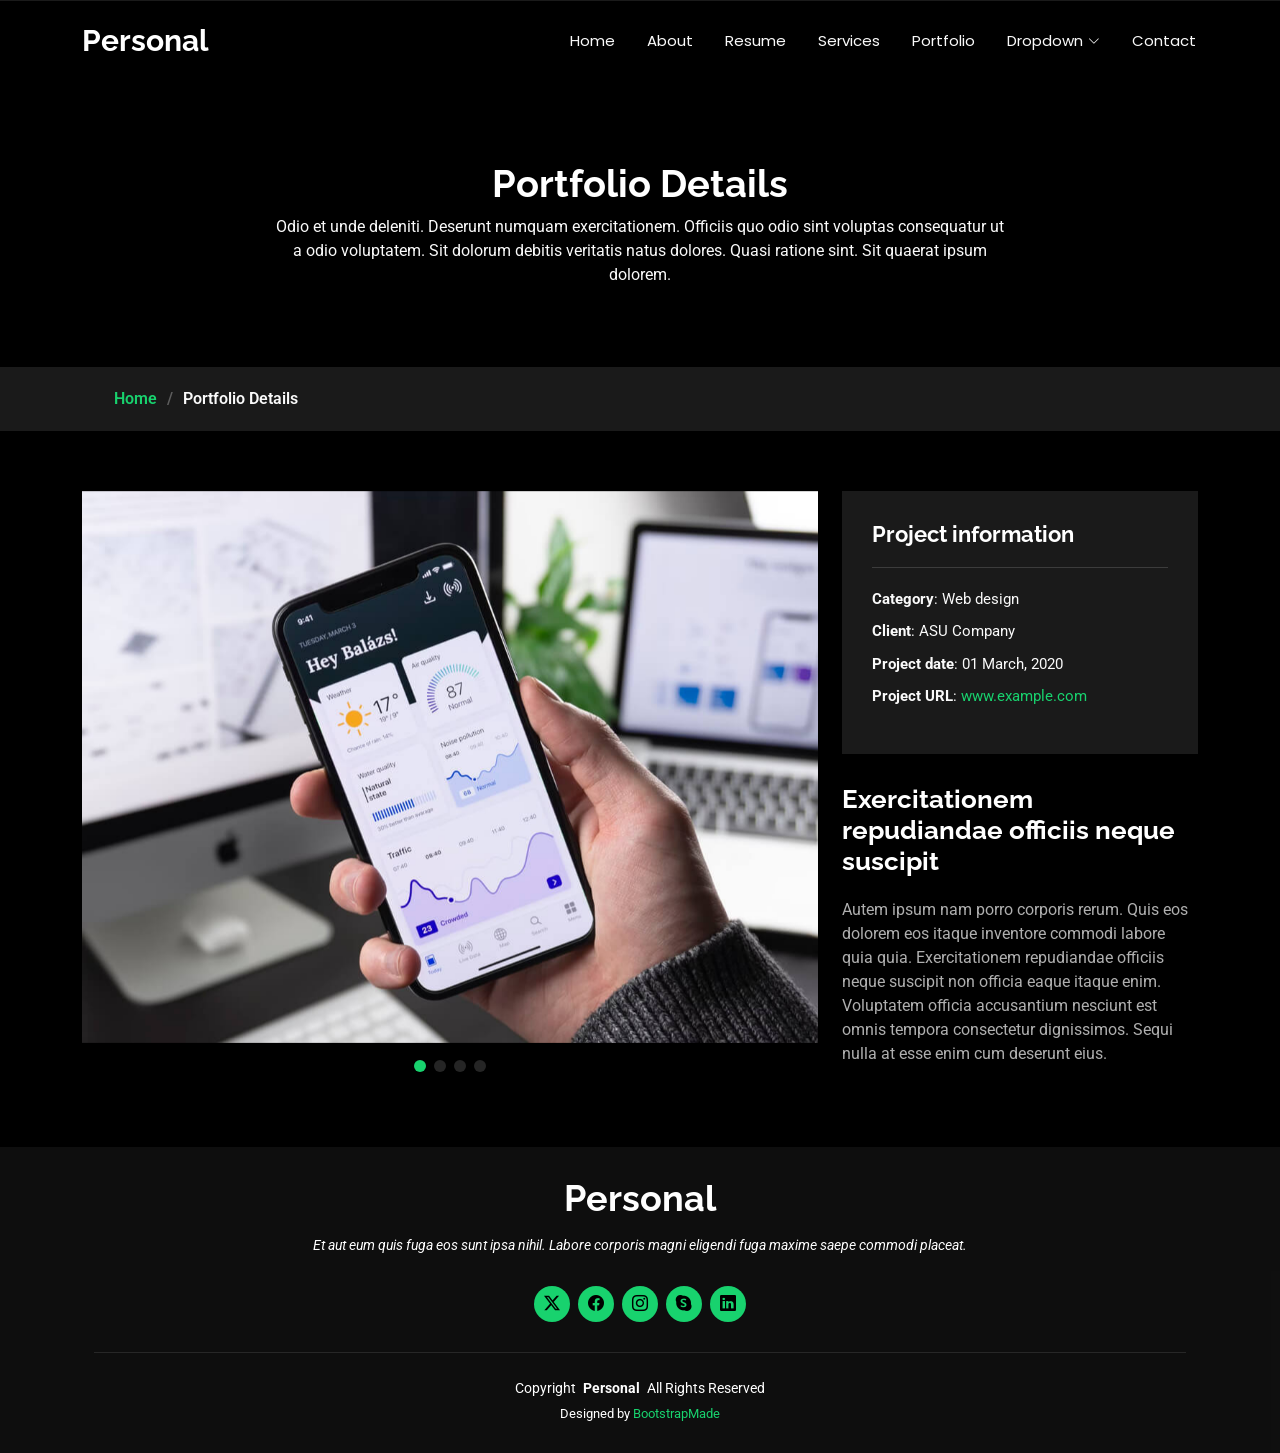
<file: portfolio-details.html>
<!DOCTYPE html>
<html lang="en">

<head>
  <meta charset="utf-8">
  <meta content="width=device-width, initial-scale=1.0" name="viewport">
  <title>Portfolio Details - Personal Bootstrap Template</title>
  <meta name="description" content="">
  <meta name="keywords" content="">

  <!-- Favicons -->
  <link href="assets/img/favicon.png" rel="icon">
  <link href="assets/img/apple-touch-icon.png" rel="apple-touch-icon">

  <!-- Fonts -->
  <link href="https://fonts.googleapis.com" rel="preconnect">
  <link href="https://fonts.gstatic.com" rel="preconnect" crossorigin>
  <link href="https://fonts.googleapis.com/css2?family=Roboto:ital,wght@0,100;0,300;0,400;0,500;0,700;0,900;1,100;1,300;1,400;1,500;1,700;1,900&family=Poppins:ital,wght@0,100;0,200;0,300;0,400;0,500;0,600;0,700;0,800;0,900;1,100;1,200;1,300;1,400;1,500;1,600;1,700;1,800;1,900&family=Raleway:ital,wght@0,100;0,200;0,300;0,400;0,500;0,600;0,700;0,800;0,900;1,100;1,200;1,300;1,400;1,500;1,600;1,700;1,800;1,900&display=swap" rel="stylesheet">

  <!-- Vendor CSS Files -->
  <link href="assets/vendor/bootstrap/css/bootstrap.min.css" rel="stylesheet">
  <link href="assets/vendor/bootstrap-icons/bootstrap-icons.css" rel="stylesheet">
  <link href="assets/vendor/aos/aos.css" rel="stylesheet">
  <link href="assets/vendor/swiper/swiper-bundle.min.css" rel="stylesheet">
  <link href="assets/vendor/glightbox/css/glightbox.min.css" rel="stylesheet">

  <!-- Main CSS File -->
  <link href="assets/css/main.css" rel="stylesheet">

  <!-- =======================================================
  * Template Name: Personal
  * Template URL: https://bootstrapmade.com/personal-free-resume-bootstrap-template/
  * Updated: Aug 07 2024 with Bootstrap v5.3.3
  * Author: BootstrapMade.com
  * License: https://bootstrapmade.com/license/
  ======================================================== -->
</head>

<body class="portfolio-details-page">

  <header id="header" class="header d-flex align-items-center fixed-top">
    <div class="container-fluid container-xl position-relative d-flex align-items-center justify-content-between">

      <a href="index.html" class="logo d-flex align-items-center">
        <!-- Uncomment the line below if you also wish to use an image logo -->
        <!-- <img src="assets/img/logo.png" alt=""> -->
        <h1 class="sitename">Personal</h1>
      </a>

      <nav id="navmenu" class="navmenu">
        <ul>
          <li><a href="index.html">Home</a></li>
          <li><a href="about.html">About</a></li>
          <li><a href="resume.html">Resume</a></li>
          <li><a href="services.html">Services</a></li>
          <li><a href="portfolio.html">Portfolio</a></li>
          <li class="dropdown"><a href="#"><span>Dropdown</span> <i class="bi bi-chevron-down toggle-dropdown"></i></a>
            <ul>
              <li><a href="#">Dropdown 1</a></li>
              <li class="dropdown"><a href="#"><span>Deep Dropdown</span> <i class="bi bi-chevron-down toggle-dropdown"></i></a>
                <ul>
                  <li><a href="#">Deep Dropdown 1</a></li>
                  <li><a href="#">Deep Dropdown 2</a></li>
                  <li><a href="#">Deep Dropdown 3</a></li>
                  <li><a href="#">Deep Dropdown 4</a></li>
                  <li><a href="#">Deep Dropdown 5</a></li>
                </ul>
              </li>
              <li><a href="#">Dropdown 2</a></li>
              <li><a href="#">Dropdown 3</a></li>
              <li><a href="#">Dropdown 4</a></li>
            </ul>
          </li>
          <li><a href="contact.html">Contact</a></li>
        </ul>
        <i class="mobile-nav-toggle d-xl-none bi bi-list"></i>
      </nav>

    </div>
  </header>

  <main class="main">

    <!-- Page Title -->
    <div class="page-title" data-aos="fade">
      <div class="heading">
        <div class="container">
          <div class="row d-flex justify-content-center text-center">
            <div class="col-lg-8">
              <h1>Portfolio Details</h1>
              <p class="mb-0">Odio et unde deleniti. Deserunt numquam exercitationem. Officiis quo odio sint voluptas consequatur ut a odio voluptatem. Sit dolorum debitis veritatis natus dolores. Quasi ratione sint. Sit quaerat ipsum dolorem.</p>
            </div>
          </div>
        </div>
      </div>
      <nav class="breadcrumbs">
        <div class="container">
          <ol>
            <li><a href="index.html">Home</a></li>
            <li class="current">Portfolio Details</li>
          </ol>
        </div>
      </nav>
    </div><!-- End Page Title -->

    <!-- Portfolio Details Section -->
    <section id="portfolio-details" class="portfolio-details section">

      <div class="container" data-aos="fade-up" data-aos-delay="100">

        <div class="row gy-4">

          <div class="col-lg-8">
            <div class="portfolio-details-slider swiper init-swiper">

              <script type="application/json" class="swiper-config">
                {
                  "loop": true,
                  "speed": 600,
                  "autoplay": {
                    "delay": 5000
                  },
                  "slidesPerView": "auto",
                  "pagination": {
                    "el": ".swiper-pagination",
                    "type": "bullets",
                    "clickable": true
                  }
                }
              </script>

              <div class="swiper-wrapper align-items-center">

                <div class="swiper-slide">
                  <img src="assets/img/portfolio/app-1.jpg" alt="">
                </div>

                <div class="swiper-slide">
                  <img src="assets/img/portfolio/product-1.jpg" alt="">
                </div>

                <div class="swiper-slide">
                  <img src="assets/img/portfolio/branding-1.jpg" alt="">
                </div>

                <div class="swiper-slide">
                  <img src="assets/img/portfolio/books-1.jpg" alt="">
                </div>

              </div>
              <div class="swiper-pagination"></div>
            </div>
          </div>

          <div class="col-lg-4">
            <div class="portfolio-info" data-aos="fade-up" data-aos-delay="200">
              <h3>Project information</h3>
              <ul>
                <li><strong>Category</strong>: Web design</li>
                <li><strong>Client</strong>: ASU Company</li>
                <li><strong>Project date</strong>: 01 March, 2020</li>
                <li><strong>Project URL</strong>: <a href="#">www.example.com</a></li>
              </ul>
            </div>
            <div class="portfolio-description" data-aos="fade-up" data-aos-delay="300">
              <h2>Exercitationem repudiandae officiis neque suscipit</h2>
              <p>
                Autem ipsum nam porro corporis rerum. Quis eos dolorem eos itaque inventore commodi labore quia quia. Exercitationem repudiandae officiis neque suscipit non officia eaque itaque enim. Voluptatem officia accusantium nesciunt est omnis tempora consectetur dignissimos. Sequi nulla at esse enim cum deserunt eius.
              </p>
            </div>
          </div>

        </div>

      </div>

    </section><!-- /Portfolio Details Section -->

  </main>

  <footer id="footer" class="footer dark-background">
    <div class="container">
      <h3 class="sitename">Personal</h3>
      <p>Et aut eum quis fuga eos sunt ipsa nihil. Labore corporis magni eligendi fuga maxime saepe commodi placeat.</p>
      <div class="social-links d-flex justify-content-center">
        <a href=""><i class="bi bi-twitter-x"></i></a>
        <a href=""><i class="bi bi-facebook"></i></a>
        <a href=""><i class="bi bi-instagram"></i></a>
        <a href=""><i class="bi bi-skype"></i></a>
        <a href=""><i class="bi bi-linkedin"></i></a>
      </div>
      <div class="container">
        <div class="copyright">
          <span>Copyright</span> <strong class="px-1 sitename">Personal</strong> <span>All Rights Reserved</span>
        </div>
        <div class="credits">
          <!-- All the links in the footer should remain intact. -->
          <!-- You can delete the links only if you've purchased the pro version. -->
          <!-- Licensing information: https://bootstrapmade.com/license/ -->
          <!-- Purchase the pro version with working PHP/AJAX contact form: [buy-url] -->
          Designed by <a href="https://bootstrapmade.com/">BootstrapMade</a>
        </div>
      </div>
    </div>
  </footer>

  <!-- Scroll Top -->
  <a href="#" id="scroll-top" class="scroll-top d-flex align-items-center justify-content-center"><i class="bi bi-arrow-up-short"></i></a>

  <!-- Preloader -->
  <div id="preloader"></div>

  <!-- Vendor JS Files -->
  <script src="assets/vendor/bootstrap/js/bootstrap.bundle.min.js"></script>
  <script src="assets/vendor/php-email-form/validate.js"></script>
  <script src="assets/vendor/aos/aos.js"></script>
  <script src="assets/vendor/typed.js/typed.umd.js"></script>
  <script src="assets/vendor/purecounter/purecounter_vanilla.js"></script>
  <script src="assets/vendor/waypoints/noframework.waypoints.js"></script>
  <script src="assets/vendor/swiper/swiper-bundle.min.js"></script>
  <script src="assets/vendor/glightbox/js/glightbox.min.js"></script>
  <script src="assets/vendor/imagesloaded/imagesloaded.pkgd.min.js"></script>
  <script src="assets/vendor/isotope-layout/isotope.pkgd.min.js"></script>

  <!-- Main JS File -->
  <script src="assets/js/main.js"></script>

</body>

</html>
</file>
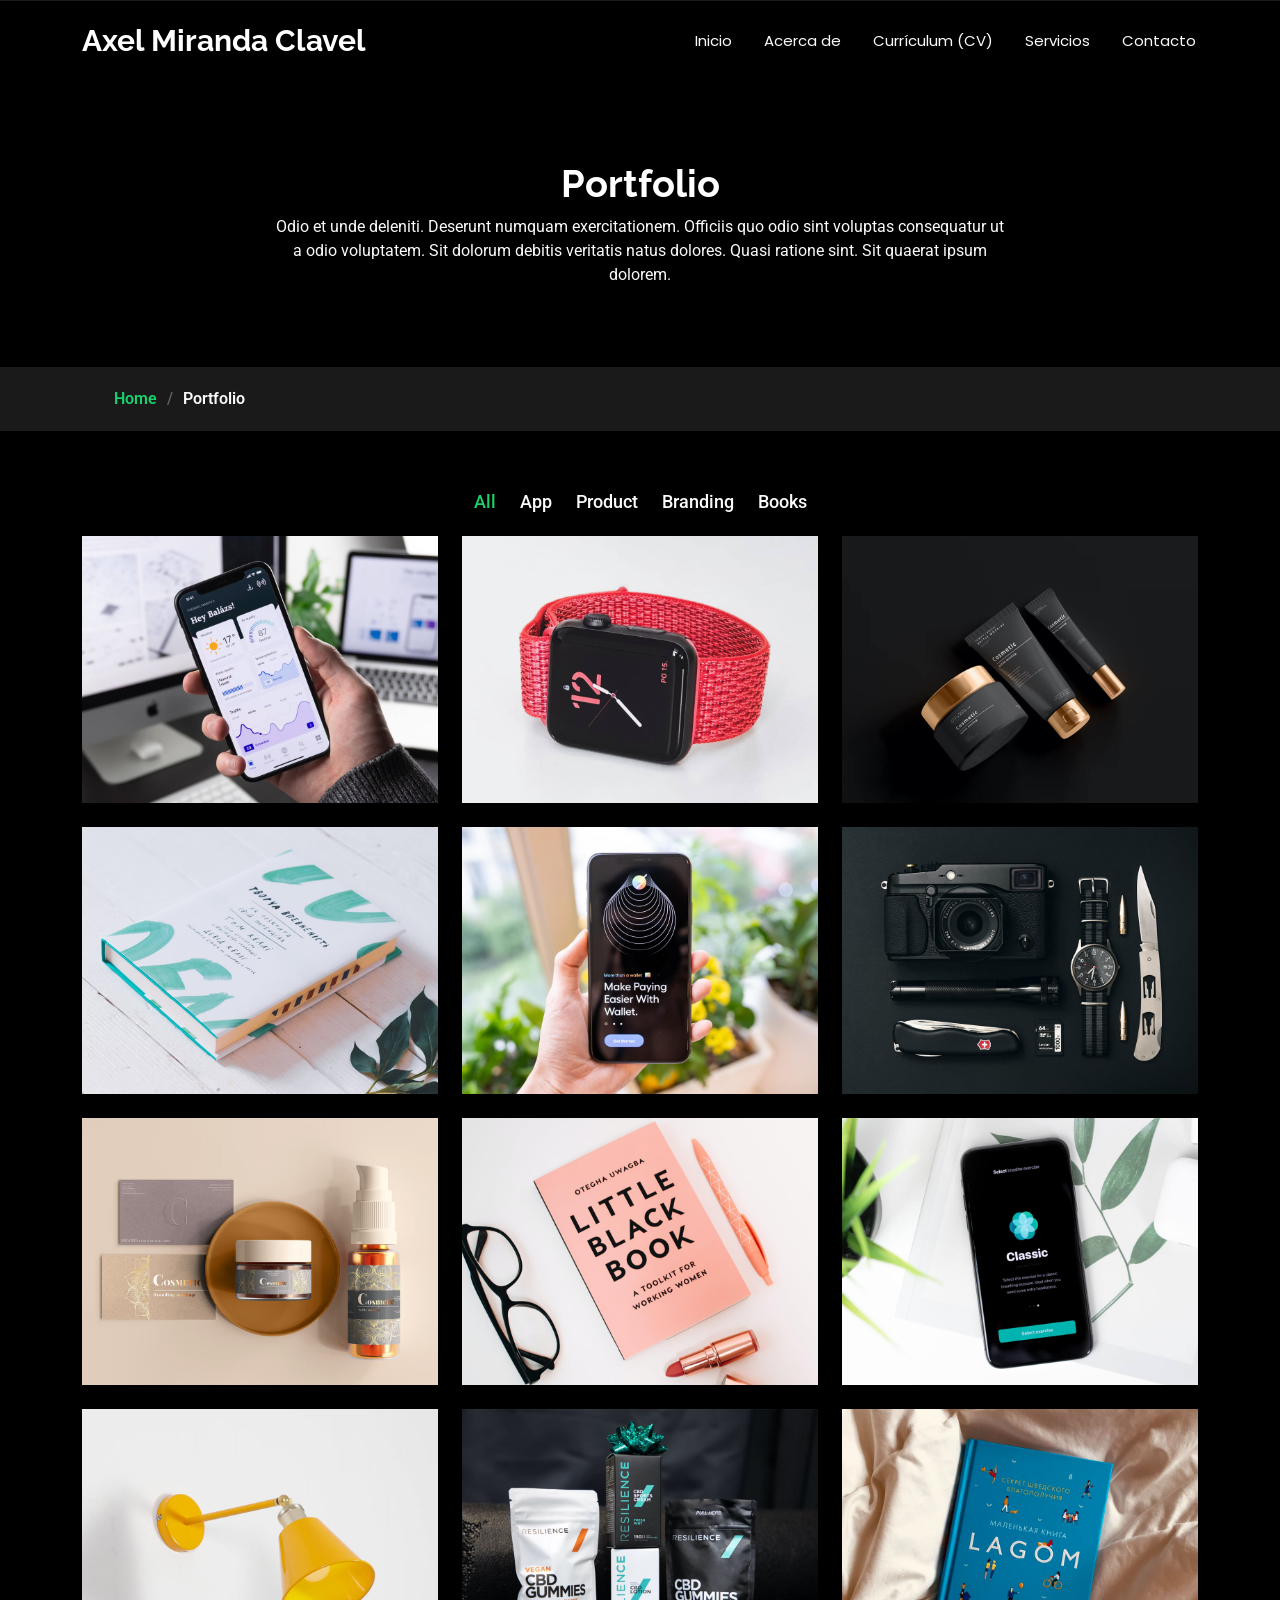
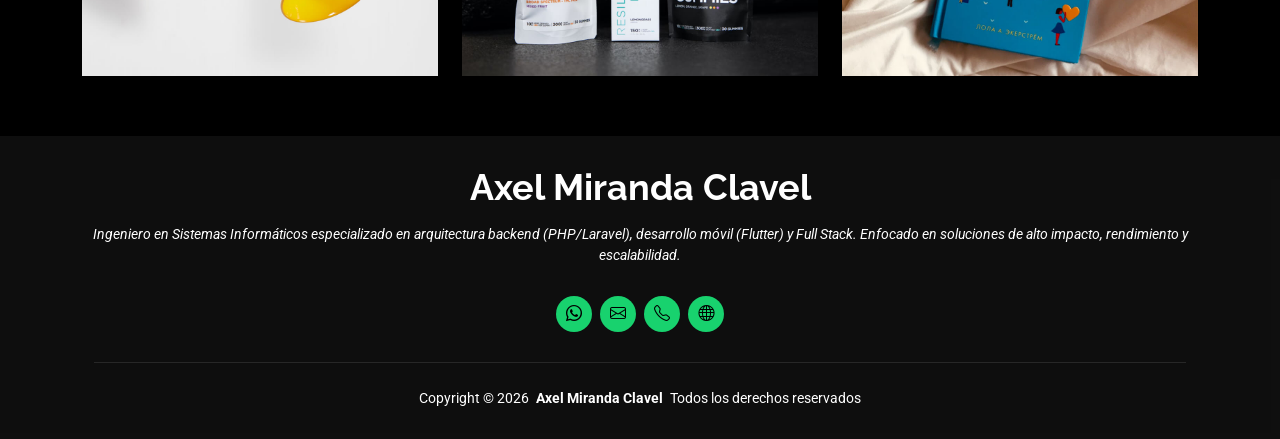
<file: portfolio.html>
<!DOCTYPE html>
<html lang="en">

<head>
  <meta charset="utf-8">
  <meta content="width=device-width, initial-scale=1.0" name="viewport">
  <title>Portafolio - Axel Miranda Clavel | Proyectos y Desarrollos</title>
  <meta name="description" content="Portafolio de proyectos de Axel Miranda Clavel, aplicaciones web, backend Laravel y aplicaciones móviles Flutter.">
  <meta name="keywords" content="Portafolio, Proyectos, Axel Miranda Clavel, Laravel, Flutter, React">

  <!-- Favicons -->
  <link href="assets/img/favicon.png" rel="icon">
  <link href="assets/img/logo.png" rel="apple-touch-icon">

  <!-- Fonts -->
  <link href="https://fonts.googleapis.com" rel="preconnect">
  <link href="https://fonts.gstatic.com" rel="preconnect" crossorigin>
  <link href="https://fonts.googleapis.com/css2?family=Roboto:ital,wght@0,100;0,300;0,400;0,500;0,700;0,900;1,100;1,300;1,400;1,500;1,700;1,900&family=Poppins:ital,wght@0,100;0,200;0,300;0,400;0,500;0,600;0,700;0,800;0,900;1,100;1,200;1,300;1,400;1,500;1,600;1,700;1,800;1,900&family=Raleway:ital,wght@0,100;0,200;0,300;0,400;0,500;0,600;0,700;0,800;0,900;1,100;1,200;1,300;1,400;1,500;1,600;1,700;1,800;1,900&display=swap" rel="stylesheet">

  <!-- Vendor CSS Files -->
  <link href="assets/vendor/bootstrap/css/bootstrap.min.css" rel="stylesheet">
  <link href="assets/vendor/bootstrap-icons/bootstrap-icons.css" rel="stylesheet">
  <link href="assets/vendor/aos/aos.css" rel="stylesheet">
  <link href="assets/vendor/swiper/swiper-bundle.min.css" rel="stylesheet">
  <link href="assets/vendor/glightbox/css/glightbox.min.css" rel="stylesheet">

  <!-- Main CSS File -->
  <link href="assets/css/main.css" rel="stylesheet">

  <!-- =======================================================
  * Template Name: Personal
  * Template URL: https://bootstrapmade.com/personal-free-resume-bootstrap-template/
  * Updated: Aug 07 2024 with Bootstrap v5.3.3
  * Author: BootstrapMade.com
  * License: https://bootstrapmade.com/license/
  ======================================================== -->
</head>

<body class="portfolio-page">

  <header id="header" class="header d-flex align-items-center fixed-top">
    <div class="container-fluid container-xl position-relative d-flex align-items-center justify-content-between">

      <a href="index.html" class="logo d-flex align-items-center">
        <h1 class="sitename">Axel Miranda Clavel</h1>
      </a>

      <nav id="navmenu" class="navmenu">
        <ul>
          <li><a href="index.html">Inicio</a></li>
          <li><a href="about.html">Acerca de</a></li>
          <li><a href="resume.html">Currículum (CV)</a></li>
          <li><a href="services.html">Servicios</a></li>
          <li><a href="contact.html">Contacto</a></li>
        </ul>
        <i class="mobile-nav-toggle d-xl-none bi bi-list"></i>
      </nav>

    </div>
  </header>

  <main class="main">

    <!-- Page Title -->
    <div class="page-title" data-aos="fade">
      <div class="heading">
        <div class="container">
          <div class="row d-flex justify-content-center text-center">
            <div class="col-lg-8">
              <h1>Portfolio</h1>
              <p class="mb-0">Odio et unde deleniti. Deserunt numquam exercitationem. Officiis quo odio sint voluptas consequatur ut a odio voluptatem. Sit dolorum debitis veritatis natus dolores. Quasi ratione sint. Sit quaerat ipsum dolorem.</p>
            </div>
          </div>
        </div>
      </div>
      <nav class="breadcrumbs">
        <div class="container">
          <ol>
            <li><a href="index.html">Home</a></li>
            <li class="current">Portfolio</li>
          </ol>
        </div>
      </nav>
    </div><!-- End Page Title -->

    <!-- Portfolio Section -->
    <section id="portfolio" class="portfolio section">

      <div class="container">

        <div class="isotope-layout" data-default-filter="*" data-layout="masonry" data-sort="original-order">

          <ul class="portfolio-filters isotope-filters" data-aos="fade-up" data-aos-delay="100">
            <li data-filter="*" class="filter-active">All</li>
            <li data-filter=".filter-app">App</li>
            <li data-filter=".filter-product">Product</li>
            <li data-filter=".filter-branding">Branding</li>
            <li data-filter=".filter-books">Books</li>
          </ul><!-- End Portfolio Filters -->

          <div class="row gy-4 isotope-container" data-aos="fade-up" data-aos-delay="200">

            <div class="col-lg-4 col-md-6 portfolio-item isotope-item filter-app">
              <div class="portfolio-content h-100">
                <img src="assets/img/portfolio/app-1.jpg" class="img-fluid" alt="">
                <div class="portfolio-info">
                  <h4>App 1</h4>
                  <p>Lorem ipsum, dolor sit amet consectetur</p>
                  <a href="assets/img/portfolio/app-1.jpg" title="App 1" data-gallery="portfolio-gallery-app" class="glightbox preview-link"><i class="bi bi-zoom-in"></i></a>
                  <a href="portfolio-details.html" title="More Details" class="details-link"><i class="bi bi-link-45deg"></i></a>
                </div>
              </div>
            </div><!-- End Portfolio Item -->

            <div class="col-lg-4 col-md-6 portfolio-item isotope-item filter-product">
              <div class="portfolio-content h-100">
                <img src="assets/img/portfolio/product-1.jpg" class="img-fluid" alt="">
                <div class="portfolio-info">
                  <h4>Product 1</h4>
                  <p>Lorem ipsum, dolor sit amet consectetur</p>
                  <a href="assets/img/portfolio/product-1.jpg" title="Product 1" data-gallery="portfolio-gallery-product" class="glightbox preview-link"><i class="bi bi-zoom-in"></i></a>
                  <a href="portfolio-details.html" title="More Details" class="details-link"><i class="bi bi-link-45deg"></i></a>
                </div>
              </div>
            </div><!-- End Portfolio Item -->

            <div class="col-lg-4 col-md-6 portfolio-item isotope-item filter-branding">
              <div class="portfolio-content h-100">
                <img src="assets/img/portfolio/branding-1.jpg" class="img-fluid" alt="">
                <div class="portfolio-info">
                  <h4>Branding 1</h4>
                  <p>Lorem ipsum, dolor sit amet consectetur</p>
                  <a href="assets/img/portfolio/branding-1.jpg" title="Branding 1" data-gallery="portfolio-gallery-branding" class="glightbox preview-link"><i class="bi bi-zoom-in"></i></a>
                  <a href="portfolio-details.html" title="More Details" class="details-link"><i class="bi bi-link-45deg"></i></a>
                </div>
              </div>
            </div><!-- End Portfolio Item -->

            <div class="col-lg-4 col-md-6 portfolio-item isotope-item filter-books">
              <div class="portfolio-content h-100">
                <img src="assets/img/portfolio/books-1.jpg" class="img-fluid" alt="">
                <div class="portfolio-info">
                  <h4>Books 1</h4>
                  <p>Lorem ipsum, dolor sit amet consectetur</p>
                  <a href="assets/img/portfolio/books-1.jpg" title="Branding 1" data-gallery="portfolio-gallery-book" class="glightbox preview-link"><i class="bi bi-zoom-in"></i></a>
                  <a href="portfolio-details.html" title="More Details" class="details-link"><i class="bi bi-link-45deg"></i></a>
                </div>
              </div>
            </div><!-- End Portfolio Item -->

            <div class="col-lg-4 col-md-6 portfolio-item isotope-item filter-app">
              <div class="portfolio-content h-100">
                <img src="assets/img/portfolio/app-2.jpg" class="img-fluid" alt="">
                <div class="portfolio-info">
                  <h4>App 2</h4>
                  <p>Lorem ipsum, dolor sit amet consectetur</p>
                  <a href="assets/img/portfolio/app-2.jpg" title="App 2" data-gallery="portfolio-gallery-app" class="glightbox preview-link"><i class="bi bi-zoom-in"></i></a>
                  <a href="portfolio-details.html" title="More Details" class="details-link"><i class="bi bi-link-45deg"></i></a>
                </div>
              </div>
            </div><!-- End Portfolio Item -->

            <div class="col-lg-4 col-md-6 portfolio-item isotope-item filter-product">
              <div class="portfolio-content h-100">
                <img src="assets/img/portfolio/product-2.jpg" class="img-fluid" alt="">
                <div class="portfolio-info">
                  <h4>Product 2</h4>
                  <p>Lorem ipsum, dolor sit amet consectetur</p>
                  <a href="assets/img/portfolio/product-2.jpg" title="Product 2" data-gallery="portfolio-gallery-product" class="glightbox preview-link"><i class="bi bi-zoom-in"></i></a>
                  <a href="portfolio-details.html" title="More Details" class="details-link"><i class="bi bi-link-45deg"></i></a>
                </div>
              </div>
            </div><!-- End Portfolio Item -->

            <div class="col-lg-4 col-md-6 portfolio-item isotope-item filter-branding">
              <div class="portfolio-content h-100">
                <img src="assets/img/portfolio/branding-2.jpg" class="img-fluid" alt="">
                <div class="portfolio-info">
                  <h4>Branding 2</h4>
                  <p>Lorem ipsum, dolor sit amet consectetur</p>
                  <a href="assets/img/portfolio/branding-2.jpg" title="Branding 2" data-gallery="portfolio-gallery-branding" class="glightbox preview-link"><i class="bi bi-zoom-in"></i></a>
                  <a href="portfolio-details.html" title="More Details" class="details-link"><i class="bi bi-link-45deg"></i></a>
                </div>
              </div>
            </div><!-- End Portfolio Item -->

            <div class="col-lg-4 col-md-6 portfolio-item isotope-item filter-books">
              <div class="portfolio-content h-100">
                <img src="assets/img/portfolio/books-2.jpg" class="img-fluid" alt="">
                <div class="portfolio-info">
                  <h4>Books 2</h4>
                  <p>Lorem ipsum, dolor sit amet consectetur</p>
                  <a href="assets/img/portfolio/books-2.jpg" title="Branding 2" data-gallery="portfolio-gallery-book" class="glightbox preview-link"><i class="bi bi-zoom-in"></i></a>
                  <a href="portfolio-details.html" title="More Details" class="details-link"><i class="bi bi-link-45deg"></i></a>
                </div>
              </div>
            </div><!-- End Portfolio Item -->

            <div class="col-lg-4 col-md-6 portfolio-item isotope-item filter-app">
              <div class="portfolio-content h-100">
                <img src="assets/img/portfolio/app-3.jpg" class="img-fluid" alt="">
                <div class="portfolio-info">
                  <h4>App 3</h4>
                  <p>Lorem ipsum, dolor sit amet consectetur</p>
                  <a href="assets/img/portfolio/app-3.jpg" title="App 3" data-gallery="portfolio-gallery-app" class="glightbox preview-link"><i class="bi bi-zoom-in"></i></a>
                  <a href="portfolio-details.html" title="More Details" class="details-link"><i class="bi bi-link-45deg"></i></a>
                </div>
              </div>
            </div><!-- End Portfolio Item -->

            <div class="col-lg-4 col-md-6 portfolio-item isotope-item filter-product">
              <div class="portfolio-content h-100">
                <img src="assets/img/portfolio/product-3.jpg" class="img-fluid" alt="">
                <div class="portfolio-info">
                  <h4>Product 3</h4>
                  <p>Lorem ipsum, dolor sit amet consectetur</p>
                  <a href="assets/img/portfolio/product-3.jpg" title="Product 3" data-gallery="portfolio-gallery-product" class="glightbox preview-link"><i class="bi bi-zoom-in"></i></a>
                  <a href="portfolio-details.html" title="More Details" class="details-link"><i class="bi bi-link-45deg"></i></a>
                </div>
              </div>
            </div><!-- End Portfolio Item -->

            <div class="col-lg-4 col-md-6 portfolio-item isotope-item filter-branding">
              <div class="portfolio-content h-100">
                <img src="assets/img/portfolio/branding-3.jpg" class="img-fluid" alt="">
                <div class="portfolio-info">
                  <h4>Branding 3</h4>
                  <p>Lorem ipsum, dolor sit amet consectetur</p>
                  <a href="assets/img/portfolio/branding-3.jpg" title="Branding 2" data-gallery="portfolio-gallery-branding" class="glightbox preview-link"><i class="bi bi-zoom-in"></i></a>
                  <a href="portfolio-details.html" title="More Details" class="details-link"><i class="bi bi-link-45deg"></i></a>
                </div>
              </div>
            </div><!-- End Portfolio Item -->

            <div class="col-lg-4 col-md-6 portfolio-item isotope-item filter-books">
              <div class="portfolio-content h-100">
                <img src="assets/img/portfolio/books-3.jpg" class="img-fluid" alt="">
                <div class="portfolio-info">
                  <h4>Books 3</h4>
                  <p>Lorem ipsum, dolor sit amet consectetur</p>
                  <a href="assets/img/portfolio/books-3.jpg" title="Branding 3" data-gallery="portfolio-gallery-book" class="glightbox preview-link"><i class="bi bi-zoom-in"></i></a>
                  <a href="portfolio-details.html" title="More Details" class="details-link"><i class="bi bi-link-45deg"></i></a>
                </div>
              </div>
            </div><!-- End Portfolio Item -->

          </div><!-- End Portfolio Container -->

        </div>

      </div>

    </section><!-- /Portfolio Section -->

  </main>

  <footer id="footer" class="footer dark-background">
    <div class="container">
      <h3 class="sitename">Axel Miranda Clavel</h3>
      <p>Ingeniero en Sistemas Informáticos especializado en arquitectura backend (PHP/Laravel), desarrollo móvil (Flutter) y Full Stack. Enfocado en soluciones de alto impacto, rendimiento y escalabilidad.</p>
      <div class="social-links d-flex justify-content-center">
        <a href="https://wa.me/59168605835" target="_blank" title="WhatsApp"><i class="bi bi-whatsapp"></i></a>
        <a href="mailto:axelmiranda.845@gmail.com" title="Correo Electrónico"><i class="bi bi-envelope"></i></a>
        <a href="tel:+59168605835" title="Llamar"><i class="bi bi-telephone"></i></a>
        <a href="https://axelmirandaclavel.netlify.app" target="_blank" title="Portafolio Web"><i class="bi bi-globe"></i></a>
      </div>
      <div class="container">
        <div class="copyright">
          <span>Copyright &copy; 2026</span> <strong class="px-1 sitename">Axel Miranda Clavel</strong> <span>Todos los derechos reservados</span>
        </div>
      </div>
    </div>
  </footer>

  <!-- Scroll Top -->
  <a href="#" id="scroll-top" class="scroll-top d-flex align-items-center justify-content-center"><i class="bi bi-arrow-up-short"></i></a>

  <!-- Preloader -->
  <div id="preloader"></div>

  <!-- Vendor JS Files -->
  <script src="assets/vendor/bootstrap/js/bootstrap.bundle.min.js"></script>
  <script src="assets/vendor/php-email-form/validate.js"></script>
  <script src="assets/vendor/aos/aos.js"></script>
  <script src="assets/vendor/typed.js/typed.umd.js"></script>
  <script src="assets/vendor/purecounter/purecounter_vanilla.js"></script>
  <script src="assets/vendor/waypoints/noframework.waypoints.js"></script>
  <script src="assets/vendor/swiper/swiper-bundle.min.js"></script>
  <script src="assets/vendor/glightbox/js/glightbox.min.js"></script>
  <script src="assets/vendor/imagesloaded/imagesloaded.pkgd.min.js"></script>
  <script src="assets/vendor/isotope-layout/isotope.pkgd.min.js"></script>

  <!-- Main JS File -->
  <script src="assets/js/main.js"></script>

</body>

</html>
</file>
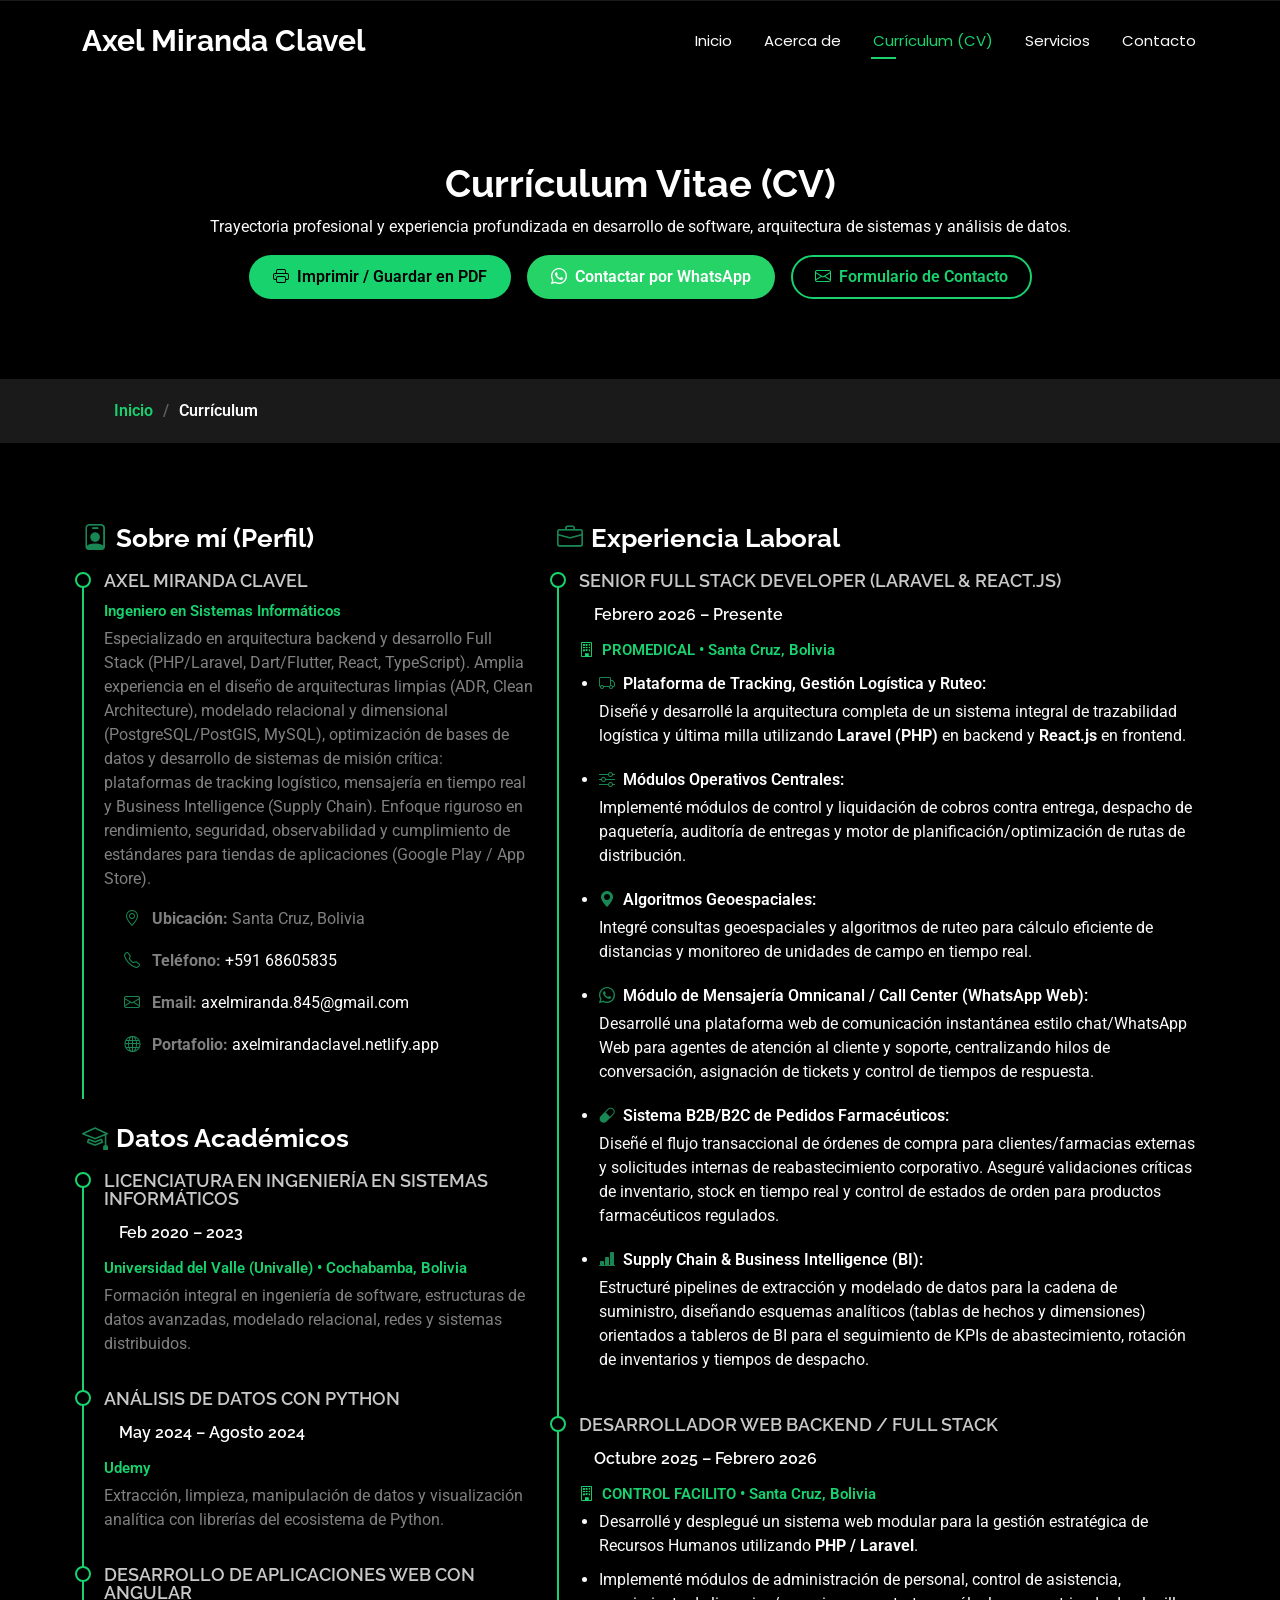
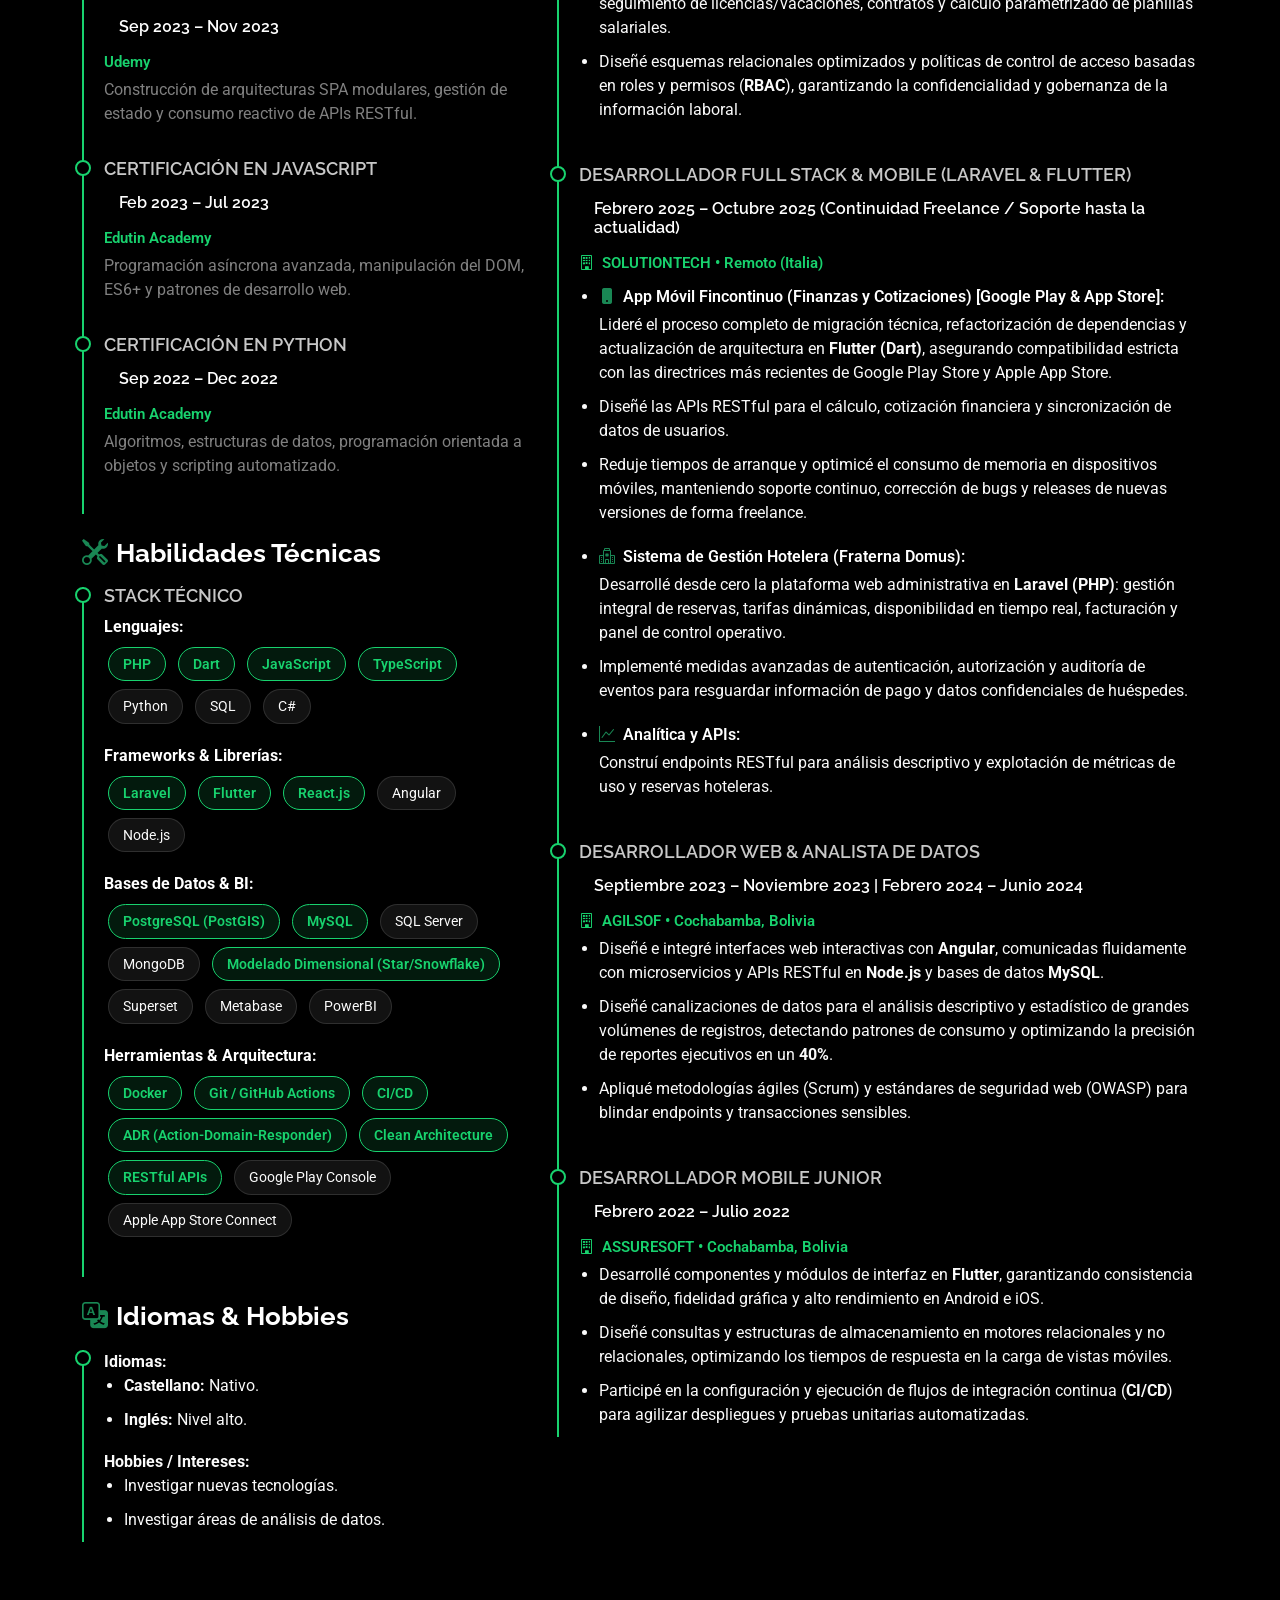
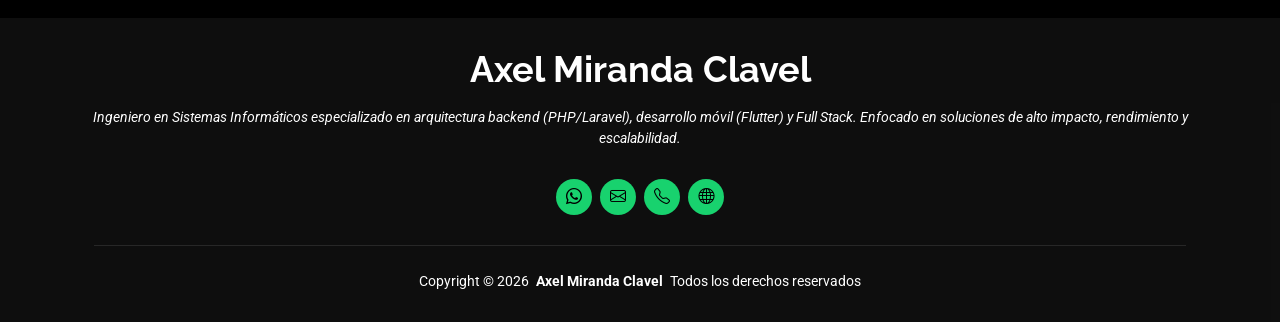
<file: resume.html>
<!DOCTYPE html>
<html lang="es">

<head>
  <meta charset="utf-8">
  <meta content="width=device-width, initial-scale=1.0" name="viewport">
  <title>Currículum Vitae (CV) - Axel Miranda Clavel | Ingeniero en Sistemas Informáticos</title>
  <meta name="description" content="Currículum Vitae de Axel Miranda Clavel. Ingeniero en Sistemas Informáticos especializado en arquitectura backend Laravel, desarrollo Full Stack y Mobile Flutter.">
  <meta name="keywords" content="CV, Curriculum Vitae, Axel Miranda Clavel, Ingeniero en Sistemas, Laravel, Flutter, React, PHP, Senior Full Stack Developer, Bolivia">

  <!-- Favicons -->
  <link href="assets/img/favicon.png" rel="icon">
  <link href="assets/img/logo.png" rel="apple-touch-icon">

  <!-- Fonts -->
  <link href="https://fonts.googleapis.com" rel="preconnect">
  <link href="https://fonts.gstatic.com" rel="preconnect" crossorigin>
  <link href="https://fonts.googleapis.com/css2?family=Roboto:ital,wght@0,100;0,300;0,400;0,500;0,700;0,900;1,100;1,300;1,400;1,500;1,700;1,900&family=Poppins:ital,wght@0,100;0,200;0,300;0,400;0,500;0,600;0,700;0,800;0,900;1,100;1,200;1,300;1,400;1,500;1,600;1,700;1,800;1,900&family=Raleway:ital,wght@0,100;0,200;0,300;0,400;0,500;0,600;0,700;0,800;0,900;1,100;1,200;1,300;1,400;1,500;1,600;1,700;1,800;1,900&display=swap" rel="stylesheet">

  <!-- Vendor CSS Files -->
  <link href="assets/vendor/bootstrap/css/bootstrap.min.css" rel="stylesheet">
  <link href="assets/vendor/bootstrap-icons/bootstrap-icons.css" rel="stylesheet">
  <link href="assets/vendor/aos/aos.css" rel="stylesheet">
  <link href="assets/vendor/swiper/swiper-bundle.min.css" rel="stylesheet">
  <link href="assets/vendor/glightbox/css/glightbox.min.css" rel="stylesheet">

  <!-- Main CSS File -->
  <link href="assets/css/main.css" rel="stylesheet">
</head>

<body class="resume-page">

  <header id="header" class="header d-flex align-items-center fixed-top">
    <div class="container-fluid container-xl position-relative d-flex align-items-center justify-content-between">

      <a href="index.html" class="logo d-flex align-items-center">
        <h1 class="sitename">Axel Miranda Clavel</h1>
      </a>

      <nav id="navmenu" class="navmenu">
        <ul>
          <li><a href="index.html">Inicio</a></li>
          <li><a href="about.html">Acerca de</a></li>
          <li><a href="resume.html" class="active">Currículum (CV)</a></li>
          <li><a href="services.html">Servicios</a></li>
          <li><a href="contact.html">Contacto</a></li>
        </ul>
        <i class="mobile-nav-toggle d-xl-none bi bi-list"></i>
      </nav>

    </div>
  </header>

  <main class="main">

    <!-- Page Title -->
    <div class="page-title" data-aos="fade">
      <div class="heading">
        <div class="container">
          <div class="row d-flex justify-content-center text-center">
            <div class="col-lg-10">
              <h1>Currículum Vitae (CV)</h1>
              <p class="mb-3">
                Trayectoria profesional y experiencia profundizada en desarrollo de software, arquitectura de sistemas y análisis de datos.
              </p>
              <div class="d-flex flex-wrap justify-content-center gap-3 btn-print-hide">
                <button type="button" class="btn-custom-primary" onclick="window.print()">
                  <i class="bi bi-printer"></i> Imprimir / Guardar en PDF
                </button>
                <a href="https://wa.me/59168605835?text=Hola%20Axel,%20revis%C3%A9%20tu%20CV%20y%20deseo%20contactarte" target="_blank" class="btn-whatsapp">
                  <i class="bi bi-whatsapp"></i> Contactar por WhatsApp
                </a>
                <a href="contact.html" class="btn-custom-outline">
                  <i class="bi bi-envelope"></i> Formulario de Contacto
                </a>
              </div>
            </div>
          </div>
        </div>
      </div>
      <nav class="breadcrumbs">
        <div class="container">
          <ol>
            <li><a href="index.html">Inicio</a></li>
            <li class="current">Currículum</li>
          </ol>
        </div>
      </nav>
    </div><!-- End Page Title -->

    <!-- Resume Section -->
    <section id="resume" class="resume section">

      <div class="container">

        <div class="row">

          <!-- Columna Izquierda: Resumen, Formación Académica, Habilidades e Idiomas -->
          <div class="col-lg-5" data-aos="fade-up" data-aos-delay="100">
            
            <!-- Resumen Profesional -->
            <h3 class="resume-title"><i class="bi bi-person-badge text-success me-2"></i>Sobre mí (Perfil)</h3>
            <div class="resume-item pb-3">
              <h4>Axel Miranda Clavel</h4>
              <p class="resume-company">Ingeniero en Sistemas Informáticos</p>
              <p class="text-white-50">
                Especializado en arquitectura backend y desarrollo Full Stack (PHP/Laravel, Dart/Flutter, React, TypeScript). Amplia experiencia en el diseño de arquitecturas limpias (ADR, Clean Architecture), modelado relacional y dimensional (PostgreSQL/PostGIS, MySQL), optimización de bases de datos y desarrollo de sistemas de misión crítica: plataformas de tracking logístico, mensajería en tiempo real y Business Intelligence (Supply Chain). Enfoque riguroso en rendimiento, seguridad, observabilidad y cumplimiento de estándares para tiendas de aplicaciones (Google Play / App Store).
              </p>
              <ul class="list-unstyled text-white-50">
                <li class="mb-2"><i class="bi bi-geo-alt text-success me-2"></i> <strong>Ubicación:</strong> Santa Cruz, Bolivia</li>
                <li class="mb-2"><i class="bi bi-telephone text-success me-2"></i> <strong>Teléfono:</strong> <a href="tel:+59168605835" class="text-white">+591 68605835</a></li>
                <li class="mb-2"><i class="bi bi-envelope text-success me-2"></i> <strong>Email:</strong> <a href="mailto:axelmiranda.845@gmail.com" class="text-white">axelmiranda.845@gmail.com</a></li>
                <li class="mb-2"><i class="bi bi-globe text-success me-2"></i> <strong>Portafolio:</strong> <a href="https://axelmirandaclavel.netlify.app" target="_blank" class="text-white">axelmirandaclavel.netlify.app</a></li>
              </ul>
            </div><!-- End Resume Item -->

            <!-- Formación Académica y Certificaciones -->
            <h3 class="resume-title mt-4"><i class="bi bi-mortarboard text-success me-2"></i>Datos Académicos</h3>
            
            <div class="resume-item">
              <h4>Licenciatura en Ingeniería en Sistemas Informáticos</h4>
              <h5>Feb 2020 – 2023</h5>
              <p class="resume-company">Universidad del Valle (Univalle) • Cochabamba, Bolivia</p>
              <p class="text-white-50">
                Formación integral en ingeniería de software, estructuras de datos avanzadas, modelado relacional, redes y sistemas distribuidos.
              </p>
            </div><!-- End Resume Item -->

            <div class="resume-item">
              <h4>Análisis de Datos con Python</h4>
              <h5>May 2024 – Agosto 2024</h5>
              <p class="resume-company">Udemy</p>
              <p class="text-white-50">Extracción, limpieza, manipulación de datos y visualización analítica con librerías del ecosistema de Python.</p>
            </div><!-- End Resume Item -->

            <div class="resume-item">
              <h4>Desarrollo de Aplicaciones Web con Angular</h4>
              <h5>Sep 2023 – Nov 2023</h5>
              <p class="resume-company">Udemy</p>
              <p class="text-white-50">Construcción de arquitecturas SPA modulares, gestión de estado y consumo reactivo de APIs RESTful.</p>
            </div><!-- End Resume Item -->

            <div class="resume-item">
              <h4>Certificación en JavaScript</h4>
              <h5>Feb 2023 – Jul 2023</h5>
              <p class="resume-company">Edutin Academy</p>
              <p class="text-white-50">Programación asíncrona avanzada, manipulación del DOM, ES6+ y patrones de desarrollo web.</p>
            </div><!-- End Resume Item -->

            <div class="resume-item">
              <h4>Certificación en Python</h4>
              <h5>Sep 2022 – Dec 2022</h5>
              <p class="resume-company">Edutin Academy</p>
              <p class="text-white-50">Algoritmos, estructuras de datos, programación orientada a objetos y scripting automatizado.</p>
            </div><!-- End Resume Item -->

            <!-- Habilidades Técnicas a Reforzar -->
            <h3 class="resume-title mt-4"><i class="bi bi-tools text-success me-2"></i>Habilidades Técnicas</h3>
            <div class="resume-item">
              <h4>Stack Técnico</h4>
              
              <div class="mb-3">
                <strong class="d-block text-white mb-1">Lenguajes:</strong>
                <div>
                  <span class="badge-tag accent">PHP</span>
                  <span class="badge-tag accent">Dart</span>
                  <span class="badge-tag accent">JavaScript</span>
                  <span class="badge-tag accent">TypeScript</span>
                  <span class="badge-tag">Python</span>
                  <span class="badge-tag">SQL</span>
                  <span class="badge-tag">C#</span>
                </div>
              </div>

              <div class="mb-3">
                <strong class="d-block text-white mb-1">Frameworks &amp; Librerías:</strong>
                <div>
                  <span class="badge-tag accent">Laravel</span>
                  <span class="badge-tag accent">Flutter</span>
                  <span class="badge-tag accent">React.js</span>
                  <span class="badge-tag">Angular</span>
                  <span class="badge-tag">Node.js</span>
                </div>
              </div>

              <div class="mb-3">
                <strong class="d-block text-white mb-1">Bases de Datos &amp; BI:</strong>
                <div>
                  <span class="badge-tag accent">PostgreSQL (PostGIS)</span>
                  <span class="badge-tag accent">MySQL</span>
                  <span class="badge-tag">SQL Server</span>
                  <span class="badge-tag">MongoDB</span>
                  <span class="badge-tag accent">Modelado Dimensional (Star/Snowflake)</span>
                  <span class="badge-tag">Superset</span>
                  <span class="badge-tag">Metabase</span>
                  <span class="badge-tag">PowerBI</span>
                </div>
              </div>

              <div class="mb-3">
                <strong class="d-block text-white mb-1">Herramientas &amp; Arquitectura:</strong>
                <div>
                  <span class="badge-tag accent">Docker</span>
                  <span class="badge-tag accent">Git / GitHub Actions</span>
                  <span class="badge-tag accent">CI/CD</span>
                  <span class="badge-tag accent">ADR (Action-Domain-Responder)</span>
                  <span class="badge-tag accent">Clean Architecture</span>
                  <span class="badge-tag accent">RESTful APIs</span>
                  <span class="badge-tag">Google Play Console</span>
                  <span class="badge-tag">Apple App Store Connect</span>
                </div>
              </div>
            </div><!-- End Resume Item -->

            <!-- Idiomas y Hobbies -->
            <h3 class="resume-title mt-4"><i class="bi bi-translate text-success me-2"></i>Idiomas &amp; Hobbies</h3>
            <div class="resume-item">
              <div class="mb-2">
                <strong>Idiomas:</strong>
                <ul class="mb-2">
                  <li><strong>Castellano:</strong> Nativo.</li>
                  <li><strong>Inglés:</strong> Nivel alto.</li>
                </ul>
              </div>
              <div>
                <strong>Hobbies / Intereses:</strong>
                <ul>
                  <li>Investigar nuevas tecnologías.</li>
                  <li>Investigar áreas de análisis de datos.</li>
                </ul>
              </div>
            </div><!-- End Resume Item -->

          </div>

          <!-- Columna Derecha: Experiencia Laboral Reestructurada y Profundizada -->
          <div class="col-lg-7" data-aos="fade-up" data-aos-delay="200">
            <h3 class="resume-title"><i class="bi bi-briefcase text-success me-2"></i>Experiencia Laboral</h3>

            <!-- 1. PROMEDICAL -->
            <div class="resume-item">
              <h4>Senior Full Stack Developer (Laravel &amp; React.js)</h4>
              <h5>Febrero 2026 – Presente</h5>
              <p class="resume-company"><i class="bi bi-building me-1"></i> PROMEDICAL • Santa Cruz, Bolivia</p>
              <ul>
                <li>
                  <div class="resume-project-title"><i class="bi bi-truck me-1 text-success"></i> Plataforma de Tracking, Gestión Logística y Ruteo:</div>
                  Diseñé y desarrollé la arquitectura completa de un sistema integral de trazabilidad logística y última milla utilizando <strong>Laravel (PHP)</strong> en backend y <strong>React.js</strong> en frontend.
                </li>
                <li>
                  <div class="resume-project-title"><i class="bi bi-sliders me-1 text-success"></i> Módulos Operativos Centrales:</div>
                  Implementé módulos de control y liquidación de cobros contra entrega, despacho de paquetería, auditoría de entregas y motor de planificación/optimización de rutas de distribución.
                </li>
                <li>
                  <div class="resume-project-title"><i class="bi bi-geo-alt-fill me-1 text-success"></i> Algoritmos Geoespaciales:</div>
                  Integré consultas geoespaciales y algoritmos de ruteo para cálculo eficiente de distancias y monitoreo de unidades de campo en tiempo real.
                </li>
                <li>
                  <div class="resume-project-title"><i class="bi bi-whatsapp me-1 text-success"></i> Módulo de Mensajería Omnicanal / Call Center (WhatsApp Web):</div>
                  Desarrollé una plataforma web de comunicación instantánea estilo chat/WhatsApp Web para agentes de atención al cliente y soporte, centralizando hilos de conversación, asignación de tickets y control de tiempos de respuesta.
                </li>
                <li>
                  <div class="resume-project-title"><i class="bi bi-capsule me-1 text-success"></i> Sistema B2B/B2C de Pedidos Farmacéuticos:</div>
                  Diseñé el flujo transaccional de órdenes de compra para clientes/farmacias externas y solicitudes internas de reabastecimiento corporativo. Aseguré validaciones críticas de inventario, stock en tiempo real y control de estados de orden para productos farmacéuticos regulados.
                </li>
                <li>
                  <div class="resume-project-title"><i class="bi bi-bar-chart-line-fill me-1 text-success"></i> Supply Chain &amp; Business Intelligence (BI):</div>
                  Estructuré pipelines de extracción y modelado de datos para la cadena de suministro, diseñando esquemas analíticos (tablas de hechos y dimensiones) orientados a tableros de BI para el seguimiento de KPIs de abastecimiento, rotación de inventarios y tiempos de despacho.
                </li>
              </ul>
            </div><!-- End Resume Item -->

            <!-- 2. CONTROL FACILITO -->
            <div class="resume-item">
              <h4>Desarrollador Web Backend / Full Stack</h4>
              <h5>Octubre 2025 – Febrero 2026</h5>
              <p class="resume-company"><i class="bi bi-building me-1"></i> CONTROL FACILITO • Santa Cruz, Bolivia</p>
              <ul>
                <li>Desarrollé y desplegué un sistema web modular para la gestión estratégica de Recursos Humanos utilizando <strong>PHP / Laravel</strong>.</li>
                <li>Implementé módulos de administración de personal, control de asistencia, seguimiento de licencias/vacaciones, contratos y cálculo parametrizado de planillas salariales.</li>
                <li>Diseñé esquemas relacionales optimizados y políticas de control de acceso basadas en roles y permisos (<strong>RBAC</strong>), garantizando la confidencialidad y gobernanza de la información laboral.</li>
              </ul>
            </div><!-- End Resume Item -->

            <!-- 3. SOLUTIONTECH -->
            <div class="resume-item">
              <h4>Desarrollador Full Stack &amp; Mobile (Laravel &amp; Flutter)</h4>
              <h5>Febrero 2025 – Octubre 2025 (Continuidad Freelance / Soporte hasta la actualidad)</h5>
              <p class="resume-company"><i class="bi bi-building me-1"></i> SOLUTIONTECH • Remoto (Italia)</p>
              <ul>
                <li>
                  <div class="resume-project-title"><i class="bi bi-phone-fill me-1 text-success"></i> App Móvil Fincontinuo (Finanzas y Cotizaciones) [Google Play &amp; App Store]:</div>
                  Lideré el proceso completo de migración técnica, refactorización de dependencias y actualización de arquitectura en <strong>Flutter (Dart)</strong>, asegurando compatibilidad estricta con las directrices más recientes de Google Play Store y Apple App Store.
                </li>
                <li>Diseñé las APIs RESTful para el cálculo, cotización financiera y sincronización de datos de usuarios.</li>
                <li>Reduje tiempos de arranque y optimicé el consumo de memoria en dispositivos móviles, manteniendo soporte continuo, corrección de bugs y releases de nuevas versiones de forma freelance.</li>
                <li>
                  <div class="resume-project-title"><i class="bi bi-hospital me-1 text-success"></i> Sistema de Gestión Hotelera (Fraterna Domus):</div>
                  Desarrollé desde cero la plataforma web administrativa en <strong>Laravel (PHP)</strong>: gestión integral de reservas, tarifas dinámicas, disponibilidad en tiempo real, facturación y panel de control operativo.
                </li>
                <li>Implementé medidas avanzadas de autenticación, autorización y auditoría de eventos para resguardar información de pago y datos confidenciales de huéspedes.</li>
                <li>
                  <div class="resume-project-title"><i class="bi bi-graph-up me-1 text-success"></i> Analítica y APIs:</div>
                  Construí endpoints RESTful para análisis descriptivo y explotación de métricas de uso y reservas hoteleras.
                </li>
              </ul>
            </div><!-- End Resume Item -->

            <!-- 4. AGILSOF -->
            <div class="resume-item">
              <h4>Desarrollador Web &amp; Analista de Datos</h4>
              <h5>Septiembre 2023 – Noviembre 2023 | Febrero 2024 – Junio 2024</h5>
              <p class="resume-company"><i class="bi bi-building me-1"></i> AGILSOF • Cochabamba, Bolivia</p>
              <ul>
                <li>Diseñé e integré interfaces web interactivas con <strong>Angular</strong>, comunicadas fluidamente con microservicios y APIs RESTful en <strong>Node.js</strong> y bases de datos <strong>MySQL</strong>.</li>
                <li>Diseñé canalizaciones de datos para el análisis descriptivo y estadístico de grandes volúmenes de registros, detectando patrones de consumo y optimizando la precisión de reportes ejecutivos en un <strong>40%</strong>.</li>
                <li>Apliqué metodologías ágiles (Scrum) y estándares de seguridad web (OWASP) para blindar endpoints y transacciones sensibles.</li>
              </ul>
            </div><!-- End Resume Item -->

            <!-- 5. ASSURESOFT -->
            <div class="resume-item">
              <h4>Desarrollador Mobile Junior</h4>
              <h5>Febrero 2022 – Julio 2022</h5>
              <p class="resume-company"><i class="bi bi-building me-1"></i> ASSURESOFT • Cochabamba, Bolivia</p>
              <ul>
                <li>Desarrollé componentes y módulos de interfaz en <strong>Flutter</strong>, garantizando consistencia de diseño, fidelidad gráfica y alto rendimiento en Android e iOS.</li>
                <li>Diseñé consultas y estructuras de almacenamiento en motores relacionales y no relacionales, optimizando los tiempos de respuesta en la carga de vistas móviles.</li>
                <li>Participé en la configuración y ejecución de flujos de integración continua (<strong>CI/CD</strong>) para agilizar despliegues y pruebas unitarias automatizadas.</li>
              </ul>
            </div><!-- End Resume Item -->

          </div>

        </div>

      </div>

    </section><!-- /Resume Section -->

  </main>

  <footer id="footer" class="footer dark-background">
    <div class="container">
      <h3 class="sitename">Axel Miranda Clavel</h3>
      <p>Ingeniero en Sistemas Informáticos especializado en arquitectura backend (PHP/Laravel), desarrollo móvil (Flutter) y Full Stack. Enfocado en soluciones de alto impacto, rendimiento y escalabilidad.</p>
      <div class="social-links d-flex justify-content-center">
        <a href="https://wa.me/59168605835" target="_blank" title="WhatsApp"><i class="bi bi-whatsapp"></i></a>
        <a href="mailto:axelmiranda.845@gmail.com" title="Correo Electrónico"><i class="bi bi-envelope"></i></a>
        <a href="tel:+59168605835" title="Llamar"><i class="bi bi-telephone"></i></a>
        <a href="https://axelmirandaclavel.netlify.app" target="_blank" title="Portafolio Web"><i class="bi bi-globe"></i></a>
      </div>
      <div class="container">
        <div class="copyright">
          <span>Copyright &copy; 2026</span> <strong class="px-1 sitename">Axel Miranda Clavel</strong> <span>Todos los derechos reservados</span>
        </div>
      </div>
    </div>
  </footer>

  <!-- Scroll Top -->
  <a href="#" id="scroll-top" class="scroll-top d-flex align-items-center justify-content-center"><i class="bi bi-arrow-up-short"></i></a>

  <!-- Preloader -->
  <div id="preloader"></div>

  <!-- Vendor JS Files -->
  <script src="assets/vendor/bootstrap/js/bootstrap.bundle.min.js"></script>
  <script src="assets/vendor/aos/aos.js"></script>
  <script src="assets/vendor/purecounter/purecounter_vanilla.js"></script>
  <script src="assets/vendor/waypoints/noframework.waypoints.js"></script>
  <script src="assets/vendor/swiper/swiper-bundle.min.js"></script>
  <script src="assets/vendor/glightbox/js/glightbox.min.js"></script>
  <script src="assets/vendor/imagesloaded/imagesloaded.pkgd.min.js"></script>
  <script src="assets/vendor/isotope-layout/isotope.pkgd.min.js"></script>

  <!-- Main JS File -->
  <script src="assets/js/main.js"></script>

</body>

</html>
</file>
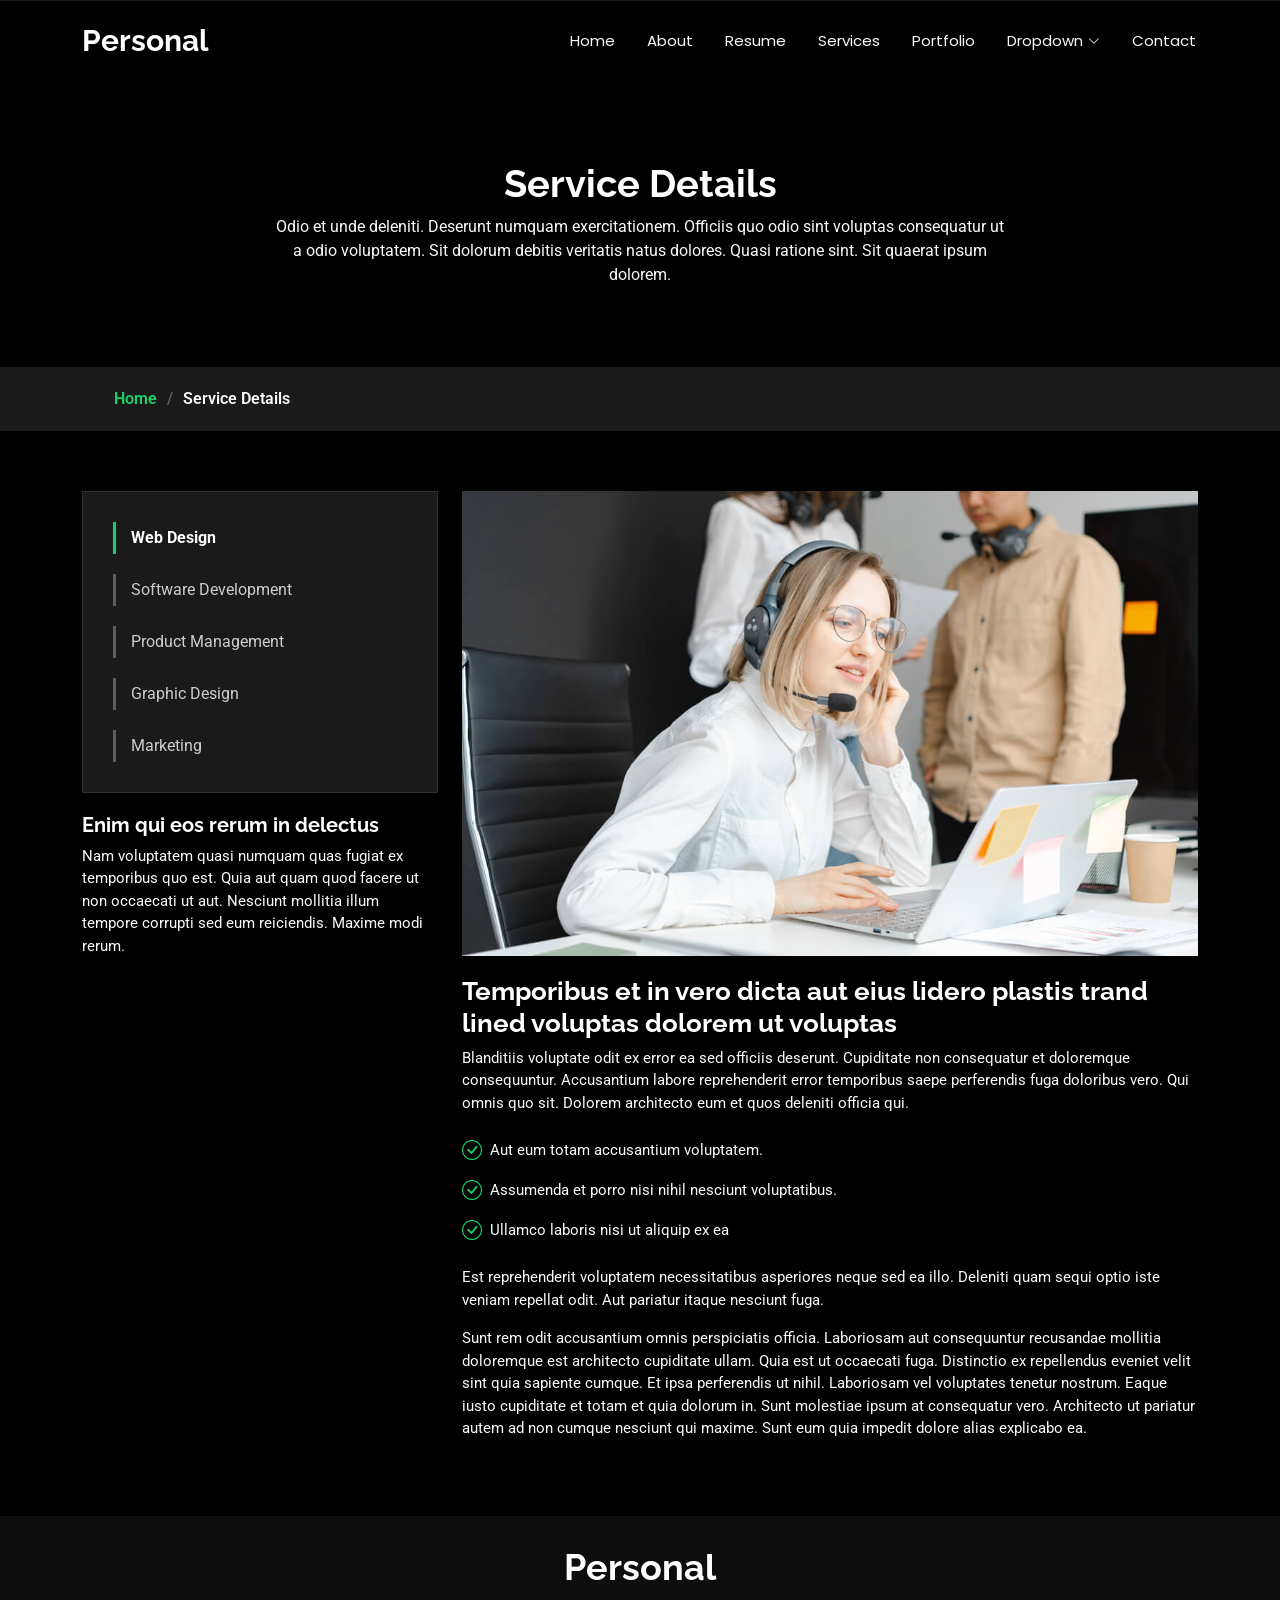
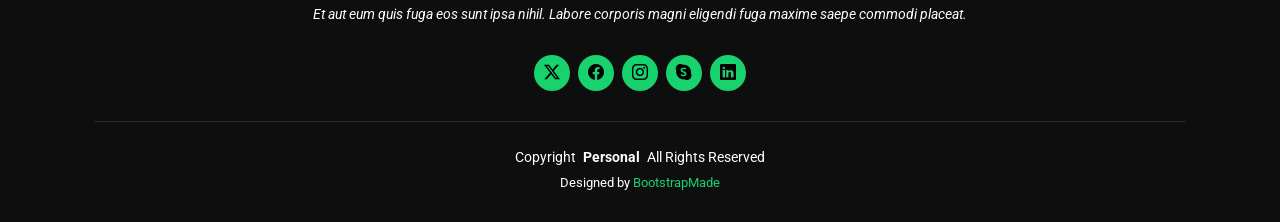
<file: service-details.html>
<!DOCTYPE html>
<html lang="en">

<head>
  <meta charset="utf-8">
  <meta content="width=device-width, initial-scale=1.0" name="viewport">
  <title>Service Details - Personal Bootstrap Template</title>
  <meta name="description" content="">
  <meta name="keywords" content="">

  <!-- Favicons -->
  <link href="assets/img/favicon.png" rel="icon">
  <link href="assets/img/apple-touch-icon.png" rel="apple-touch-icon">

  <!-- Fonts -->
  <link href="https://fonts.googleapis.com" rel="preconnect">
  <link href="https://fonts.gstatic.com" rel="preconnect" crossorigin>
  <link href="https://fonts.googleapis.com/css2?family=Roboto:ital,wght@0,100;0,300;0,400;0,500;0,700;0,900;1,100;1,300;1,400;1,500;1,700;1,900&family=Poppins:ital,wght@0,100;0,200;0,300;0,400;0,500;0,600;0,700;0,800;0,900;1,100;1,200;1,300;1,400;1,500;1,600;1,700;1,800;1,900&family=Raleway:ital,wght@0,100;0,200;0,300;0,400;0,500;0,600;0,700;0,800;0,900;1,100;1,200;1,300;1,400;1,500;1,600;1,700;1,800;1,900&display=swap" rel="stylesheet">

  <!-- Vendor CSS Files -->
  <link href="assets/vendor/bootstrap/css/bootstrap.min.css" rel="stylesheet">
  <link href="assets/vendor/bootstrap-icons/bootstrap-icons.css" rel="stylesheet">
  <link href="assets/vendor/aos/aos.css" rel="stylesheet">
  <link href="assets/vendor/swiper/swiper-bundle.min.css" rel="stylesheet">
  <link href="assets/vendor/glightbox/css/glightbox.min.css" rel="stylesheet">

  <!-- Main CSS File -->
  <link href="assets/css/main.css" rel="stylesheet">

  <!-- =======================================================
  * Template Name: Personal
  * Template URL: https://bootstrapmade.com/personal-free-resume-bootstrap-template/
  * Updated: Aug 07 2024 with Bootstrap v5.3.3
  * Author: BootstrapMade.com
  * License: https://bootstrapmade.com/license/
  ======================================================== -->
</head>

<body class="service-details-page">

  <header id="header" class="header d-flex align-items-center fixed-top">
    <div class="container-fluid container-xl position-relative d-flex align-items-center justify-content-between">

      <a href="index.html" class="logo d-flex align-items-center">
        <!-- Uncomment the line below if you also wish to use an image logo -->
        <!-- <img src="assets/img/logo.png" alt=""> -->
        <h1 class="sitename">Personal</h1>
      </a>

      <nav id="navmenu" class="navmenu">
        <ul>
          <li><a href="index.html">Home</a></li>
          <li><a href="about.html">About</a></li>
          <li><a href="resume.html">Resume</a></li>
          <li><a href="services.html">Services</a></li>
          <li><a href="portfolio.html">Portfolio</a></li>
          <li class="dropdown"><a href="#"><span>Dropdown</span> <i class="bi bi-chevron-down toggle-dropdown"></i></a>
            <ul>
              <li><a href="#">Dropdown 1</a></li>
              <li class="dropdown"><a href="#"><span>Deep Dropdown</span> <i class="bi bi-chevron-down toggle-dropdown"></i></a>
                <ul>
                  <li><a href="#">Deep Dropdown 1</a></li>
                  <li><a href="#">Deep Dropdown 2</a></li>
                  <li><a href="#">Deep Dropdown 3</a></li>
                  <li><a href="#">Deep Dropdown 4</a></li>
                  <li><a href="#">Deep Dropdown 5</a></li>
                </ul>
              </li>
              <li><a href="#">Dropdown 2</a></li>
              <li><a href="#">Dropdown 3</a></li>
              <li><a href="#">Dropdown 4</a></li>
            </ul>
          </li>
          <li><a href="contact.html">Contact</a></li>
        </ul>
        <i class="mobile-nav-toggle d-xl-none bi bi-list"></i>
      </nav>

    </div>
  </header>

  <main class="main">

    <!-- Page Title -->
    <div class="page-title" data-aos="fade">
      <div class="heading">
        <div class="container">
          <div class="row d-flex justify-content-center text-center">
            <div class="col-lg-8">
              <h1>Service Details</h1>
              <p class="mb-0">Odio et unde deleniti. Deserunt numquam exercitationem. Officiis quo odio sint voluptas consequatur ut a odio voluptatem. Sit dolorum debitis veritatis natus dolores. Quasi ratione sint. Sit quaerat ipsum dolorem.</p>
            </div>
          </div>
        </div>
      </div>
      <nav class="breadcrumbs">
        <div class="container">
          <ol>
            <li><a href="index.html">Home</a></li>
            <li class="current">Service Details</li>
          </ol>
        </div>
      </nav>
    </div><!-- End Page Title -->

    <!-- Service Details Section -->
    <section id="service-details" class="service-details section">

      <div class="container">

        <div class="row gy-4">

          <div class="col-lg-4" data-aos="fade-up" data-aos-delay="100">
            <div class="services-list">
              <a href="#" class="active">Web Design</a>
              <a href="#">Software Development</a>
              <a href="#">Product Management</a>
              <a href="#">Graphic Design</a>
              <a href="#">Marketing</a>
            </div>

            <h4>Enim qui eos rerum in delectus</h4>
            <p>Nam voluptatem quasi numquam quas fugiat ex temporibus quo est. Quia aut quam quod facere ut non occaecati ut aut. Nesciunt mollitia illum tempore corrupti sed eum reiciendis. Maxime modi rerum.</p>
          </div>

          <div class="col-lg-8" data-aos="fade-up" data-aos-delay="200">
            <img src="assets/img/services.jpg" alt="" class="img-fluid services-img">
            <h3>Temporibus et in vero dicta aut eius lidero plastis trand lined voluptas dolorem ut voluptas</h3>
            <p>
              Blanditiis voluptate odit ex error ea sed officiis deserunt. Cupiditate non consequatur et doloremque consequuntur. Accusantium labore reprehenderit error temporibus saepe perferendis fuga doloribus vero. Qui omnis quo sit. Dolorem architecto eum et quos deleniti officia qui.
            </p>
            <ul>
              <li><i class="bi bi-check-circle"></i> <span>Aut eum totam accusantium voluptatem.</span></li>
              <li><i class="bi bi-check-circle"></i> <span>Assumenda et porro nisi nihil nesciunt voluptatibus.</span></li>
              <li><i class="bi bi-check-circle"></i> <span>Ullamco laboris nisi ut aliquip ex ea</span></li>
            </ul>
            <p>
              Est reprehenderit voluptatem necessitatibus asperiores neque sed ea illo. Deleniti quam sequi optio iste veniam repellat odit. Aut pariatur itaque nesciunt fuga.
            </p>
            <p>
              Sunt rem odit accusantium omnis perspiciatis officia. Laboriosam aut consequuntur recusandae mollitia doloremque est architecto cupiditate ullam. Quia est ut occaecati fuga. Distinctio ex repellendus eveniet velit sint quia sapiente cumque. Et ipsa perferendis ut nihil. Laboriosam vel voluptates tenetur nostrum. Eaque iusto cupiditate et totam et quia dolorum in. Sunt molestiae ipsum at consequatur vero. Architecto ut pariatur autem ad non cumque nesciunt qui maxime. Sunt eum quia impedit dolore alias explicabo ea.
            </p>
          </div>

        </div>

      </div>

    </section><!-- /Service Details Section -->

  </main>

  <footer id="footer" class="footer dark-background">
    <div class="container">
      <h3 class="sitename">Personal</h3>
      <p>Et aut eum quis fuga eos sunt ipsa nihil. Labore corporis magni eligendi fuga maxime saepe commodi placeat.</p>
      <div class="social-links d-flex justify-content-center">
        <a href=""><i class="bi bi-twitter-x"></i></a>
        <a href=""><i class="bi bi-facebook"></i></a>
        <a href=""><i class="bi bi-instagram"></i></a>
        <a href=""><i class="bi bi-skype"></i></a>
        <a href=""><i class="bi bi-linkedin"></i></a>
      </div>
      <div class="container">
        <div class="copyright">
          <span>Copyright</span> <strong class="px-1 sitename">Personal</strong> <span>All Rights Reserved</span>
        </div>
        <div class="credits">
          <!-- All the links in the footer should remain intact. -->
          <!-- You can delete the links only if you've purchased the pro version. -->
          <!-- Licensing information: https://bootstrapmade.com/license/ -->
          <!-- Purchase the pro version with working PHP/AJAX contact form: [buy-url] -->
          Designed by <a href="https://bootstrapmade.com/">BootstrapMade</a>
        </div>
      </div>
    </div>
  </footer>

  <!-- Scroll Top -->
  <a href="#" id="scroll-top" class="scroll-top d-flex align-items-center justify-content-center"><i class="bi bi-arrow-up-short"></i></a>

  <!-- Preloader -->
  <div id="preloader"></div>

  <!-- Vendor JS Files -->
  <script src="assets/vendor/bootstrap/js/bootstrap.bundle.min.js"></script>
  <script src="assets/vendor/php-email-form/validate.js"></script>
  <script src="assets/vendor/aos/aos.js"></script>
  <script src="assets/vendor/typed.js/typed.umd.js"></script>
  <script src="assets/vendor/purecounter/purecounter_vanilla.js"></script>
  <script src="assets/vendor/waypoints/noframework.waypoints.js"></script>
  <script src="assets/vendor/swiper/swiper-bundle.min.js"></script>
  <script src="assets/vendor/glightbox/js/glightbox.min.js"></script>
  <script src="assets/vendor/imagesloaded/imagesloaded.pkgd.min.js"></script>
  <script src="assets/vendor/isotope-layout/isotope.pkgd.min.js"></script>

  <!-- Main JS File -->
  <script src="assets/js/main.js"></script>

</body>

</html>
</file>
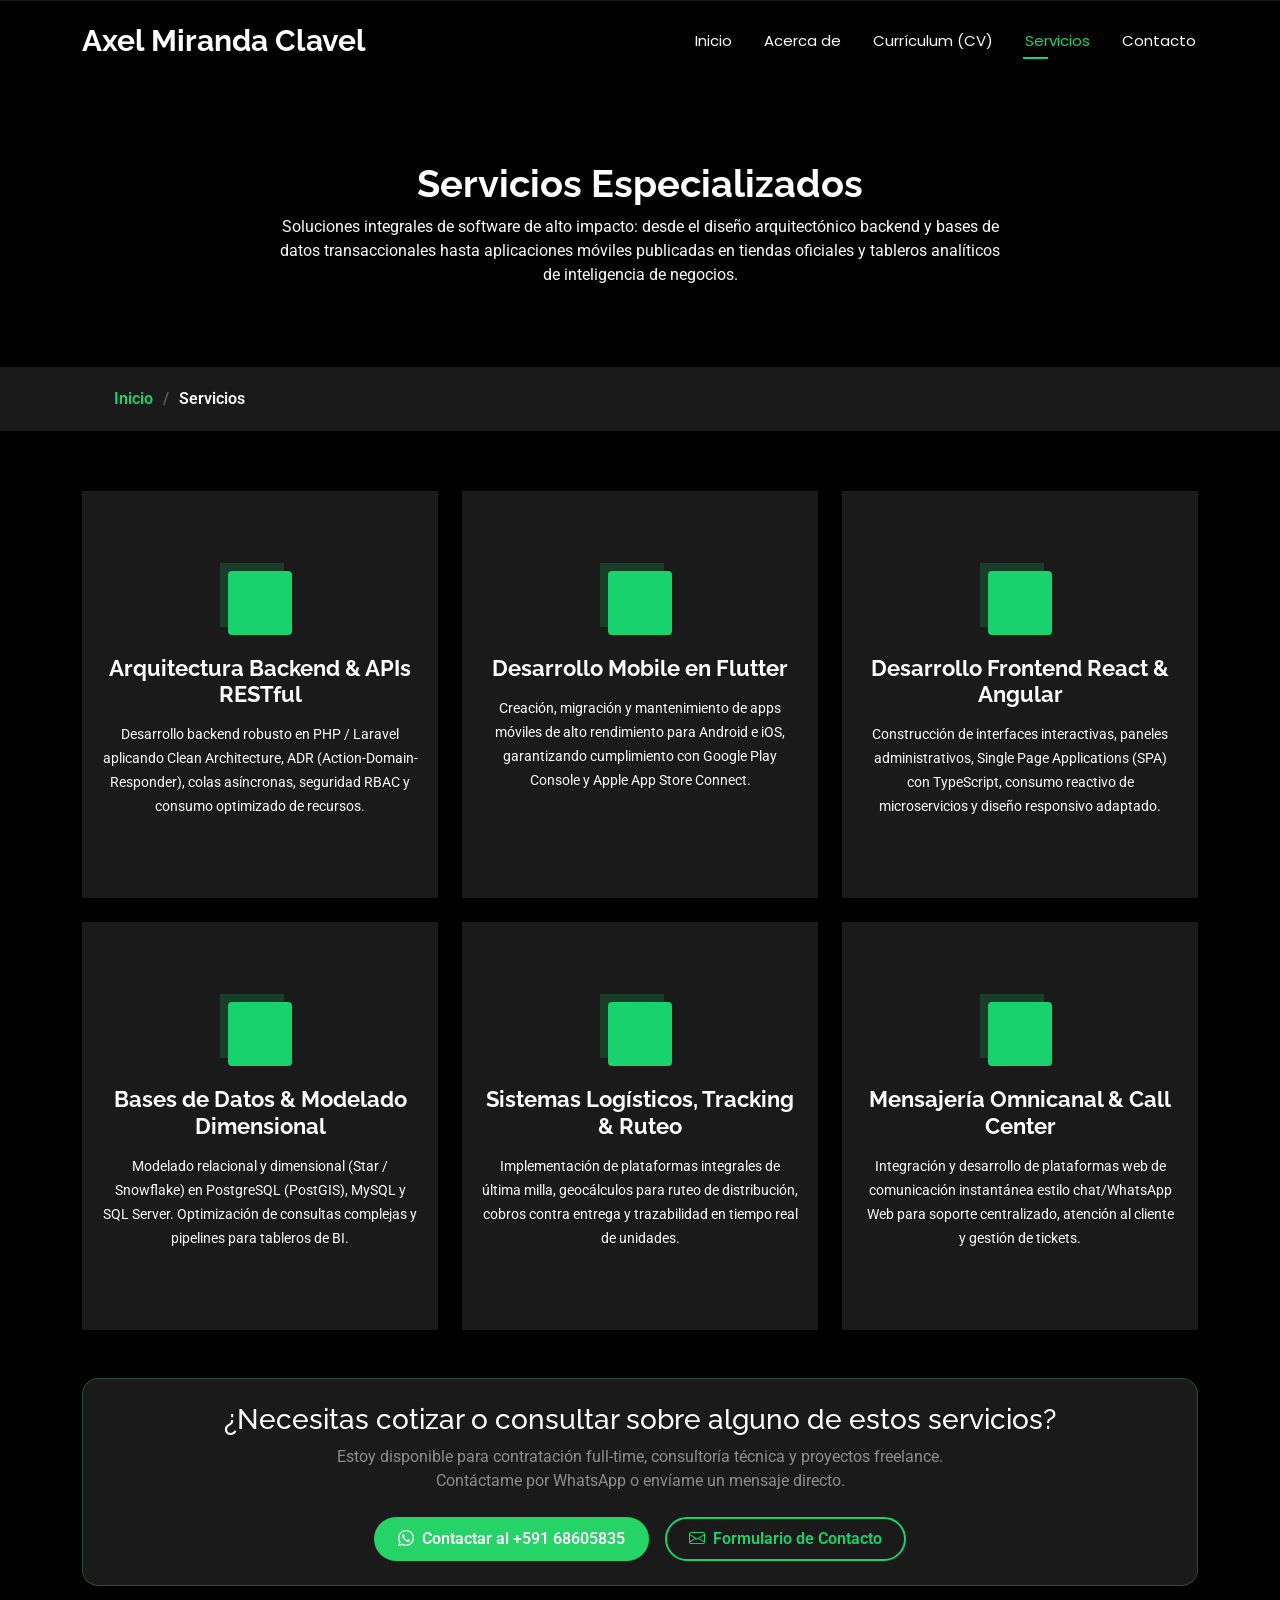
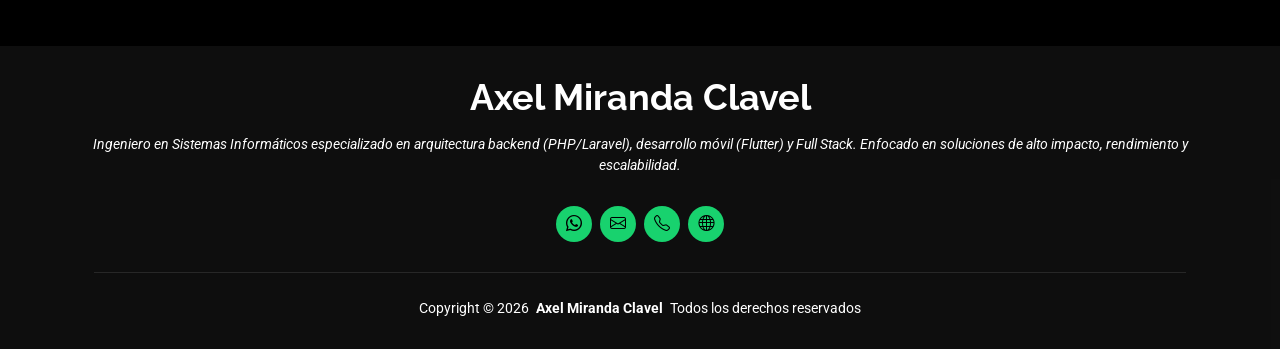
<file: services.html>
<!DOCTYPE html>
<html lang="es">

<head>
  <meta charset="utf-8">
  <meta content="width=device-width, initial-scale=1.0" name="viewport">
  <title>Servicios - Axel Miranda Clavel | Ingeniero en Sistemas Informáticos</title>
  <meta name="description" content="Servicios de desarrollo de software backend en Laravel, desarrollo móvil Flutter, Full Stack y analítica de datos por Axel Miranda Clavel.">
  <meta name="keywords" content="Servicios de Desarrollo, Laravel, Flutter, React, Backend, Mobile, Bases de Datos, Axel Miranda Clavel">

  <!-- Favicons -->
  <link href="assets/img/favicon.png" rel="icon">
  <link href="assets/img/logo.png" rel="apple-touch-icon">

  <!-- Fonts -->
  <link href="https://fonts.googleapis.com" rel="preconnect">
  <link href="https://fonts.gstatic.com" rel="preconnect" crossorigin>
  <link href="https://fonts.googleapis.com/css2?family=Roboto:ital,wght@0,100;0,300;0,400;0,500;0,700;0,900;1,100;1,300;1,400;1,500;1,700;1,900&family=Poppins:ital,wght@0,100;0,200;0,300;0,400;0,500;0,600;0,700;0,800;0,900;1,100;1,200;1,300;1,400;1,500;1,600;1,700;1,800;1,900&family=Raleway:ital,wght@0,100;0,200;0,300;0,400;0,500;0,600;0,700;0,800;0,900;1,100;1,200;1,300;1,400;1,500;1,600;1,700;1,800;1,900&display=swap" rel="stylesheet">

  <!-- Vendor CSS Files -->
  <link href="assets/vendor/bootstrap/css/bootstrap.min.css" rel="stylesheet">
  <link href="assets/vendor/bootstrap-icons/bootstrap-icons.css" rel="stylesheet">
  <link href="assets/vendor/aos/aos.css" rel="stylesheet">
  <link href="assets/vendor/swiper/swiper-bundle.min.css" rel="stylesheet">
  <link href="assets/vendor/glightbox/css/glightbox.min.css" rel="stylesheet">

  <!-- Main CSS File -->
  <link href="assets/css/main.css" rel="stylesheet">
</head>

<body class="services-page">

  <header id="header" class="header d-flex align-items-center fixed-top">
    <div class="container-fluid container-xl position-relative d-flex align-items-center justify-content-between">

      <a href="index.html" class="logo d-flex align-items-center">
        <h1 class="sitename">Axel Miranda Clavel</h1>
      </a>

      <nav id="navmenu" class="navmenu">
        <ul>
          <li><a href="index.html">Inicio</a></li>
          <li><a href="about.html">Acerca de</a></li>
          <li><a href="resume.html">Currículum (CV)</a></li>
          <li><a href="services.html" class="active">Servicios</a></li>
          <li><a href="contact.html">Contacto</a></li>
        </ul>
        <i class="mobile-nav-toggle d-xl-none bi bi-list"></i>
      </nav>

    </div>
  </header>

  <main class="main">

    <!-- Page Title -->
    <div class="page-title" data-aos="fade">
      <div class="heading">
        <div class="container">
          <div class="row d-flex justify-content-center text-center">
            <div class="col-lg-8">
              <h1>Servicios Especializados</h1>
              <p class="mb-0">
                Soluciones integrales de software de alto impacto: desde el diseño arquitectónico backend y bases de datos transaccionales hasta aplicaciones móviles publicadas en tiendas oficiales y tableros analíticos de inteligencia de negocios.
              </p>
            </div>
          </div>
        </div>
      </div>
      <nav class="breadcrumbs">
        <div class="container">
          <ol>
            <li><a href="index.html">Inicio</a></li>
            <li class="current">Servicios</li>
          </ol>
        </div>
      </nav>
    </div><!-- End Page Title -->

    <!-- Services Section -->
    <section id="services" class="services section">

      <div class="container">

        <div class="row gy-4">

          <div class="col-lg-4 col-md-6" data-aos="fade-up" data-aos-delay="100">
            <div class="service-item position-relative">
              <div class="icon">
                <i class="bi bi-cpu"></i>
              </div>
              <a href="contact.html" class="stretched-link">
                <h3>Arquitectura Backend &amp; APIs RESTful</h3>
              </a>
              <p>Desarrollo backend robusto en PHP / Laravel aplicando Clean Architecture, ADR (Action-Domain-Responder), colas asíncronas, seguridad RBAC y consumo optimizado de recursos.</p>
            </div>
          </div><!-- End Service Item -->

          <div class="col-lg-4 col-md-6" data-aos="fade-up" data-aos-delay="200">
            <div class="service-item position-relative">
              <div class="icon">
                <i class="bi bi-phone"></i>
              </div>
              <a href="contact.html" class="stretched-link">
                <h3>Desarrollo Mobile en Flutter</h3>
              </a>
              <p>Creación, migración y mantenimiento de apps móviles de alto rendimiento para Android e iOS, garantizando cumplimiento con Google Play Console y Apple App Store Connect.</p>
            </div>
          </div><!-- End Service Item -->

          <div class="col-lg-4 col-md-6" data-aos="fade-up" data-aos-delay="300">
            <div class="service-item position-relative">
              <div class="icon">
                <i class="bi bi-code-slash"></i>
              </div>
              <a href="contact.html" class="stretched-link">
                <h3>Desarrollo Frontend React &amp; Angular</h3>
              </a>
              <p>Construcción de interfaces interactivas, paneles administrativos, Single Page Applications (SPA) con TypeScript, consumo reactivo de microservicios y diseño responsivo adaptado.</p>
            </div>
          </div><!-- End Service Item -->

          <div class="col-lg-4 col-md-6" data-aos="fade-up" data-aos-delay="400">
            <div class="service-item position-relative">
              <div class="icon">
                <i class="bi bi-database-check"></i>
              </div>
              <a href="contact.html" class="stretched-link">
                <h3>Bases de Datos &amp; Modelado Dimensional</h3>
              </a>
              <p>Modelado relacional y dimensional (Star / Snowflake) en PostgreSQL (PostGIS), MySQL y SQL Server. Optimización de consultas complejas y pipelines para tableros de BI.</p>
            </div>
          </div><!-- End Service Item -->

          <div class="col-lg-4 col-md-6" data-aos="fade-up" data-aos-delay="500">
            <div class="service-item position-relative">
              <div class="icon">
                <i class="bi bi-truck"></i>
              </div>
              <a href="contact.html" class="stretched-link">
                <h3>Sistemas Logísticos, Tracking &amp; Ruteo</h3>
              </a>
              <p>Implementación de plataformas integrales de última milla, geocálculos para ruteo de distribución, cobros contra entrega y trazabilidad en tiempo real de unidades.</p>
            </div>
          </div><!-- End Service Item -->

          <div class="col-lg-4 col-md-6" data-aos="fade-up" data-aos-delay="600">
            <div class="service-item position-relative">
              <div class="icon">
                <i class="bi bi-chat-dots"></i>
              </div>
              <a href="contact.html" class="stretched-link">
                <h3>Mensajería Omnicanal &amp; Call Center</h3>
              </a>
              <p>Integración y desarrollo de plataformas web de comunicación instantánea estilo chat/WhatsApp Web para soporte centralizado, atención al cliente y gestión de tickets.</p>
            </div>
          </div><!-- End Service Item -->

        </div>

        <!-- CTA Box -->
        <div class="mt-5 p-4 rounded-4 text-center" style="background: var(--surface-color); border: 1px solid rgba(24, 210, 110, 0.3);" data-aos="fade-up">
          <h3 class="mb-2">¿Necesitas cotizar o consultar sobre alguno de estos servicios?</h3>
          <p class="text-white-50 mx-auto mb-4" style="max-width: 650px;">
            Estoy disponible para contratación full-time, consultoría técnica y proyectos freelance. Contáctame por WhatsApp o envíame un mensaje directo.
          </p>
          <div class="d-flex flex-wrap justify-content-center gap-3">
            <a href="https://wa.me/59168605835?text=Hola%20Axel,%20deseo%20cotizar%20un%20servicio%20de%20desarrollo" target="_blank" class="btn-whatsapp">
              <i class="bi bi-whatsapp"></i> Contactar al +591 68605835
            </a>
            <a href="contact.html" class="btn-custom-outline">
              <i class="bi bi-envelope"></i> Formulario de Contacto
            </a>
          </div>
        </div>

      </div>

    </section><!-- /Services Section -->

  </main>

  <footer id="footer" class="footer dark-background">
    <div class="container">
      <h3 class="sitename">Axel Miranda Clavel</h3>
      <p>Ingeniero en Sistemas Informáticos especializado en arquitectura backend (PHP/Laravel), desarrollo móvil (Flutter) y Full Stack. Enfocado en soluciones de alto impacto, rendimiento y escalabilidad.</p>
      <div class="social-links d-flex justify-content-center">
        <a href="https://wa.me/59168605835" target="_blank" title="WhatsApp"><i class="bi bi-whatsapp"></i></a>
        <a href="mailto:axelmiranda.845@gmail.com" title="Correo Electrónico"><i class="bi bi-envelope"></i></a>
        <a href="tel:+59168605835" title="Llamar"><i class="bi bi-telephone"></i></a>
        <a href="https://axelmirandaclavel.netlify.app" target="_blank" title="Portafolio Web"><i class="bi bi-globe"></i></a>
      </div>
      <div class="container">
        <div class="copyright">
          <span>Copyright &copy; 2026</span> <strong class="px-1 sitename">Axel Miranda Clavel</strong> <span>Todos los derechos reservados</span>
        </div>
      </div>
    </div>
  </footer>

  <!-- Scroll Top -->
  <a href="#" id="scroll-top" class="scroll-top d-flex align-items-center justify-content-center"><i class="bi bi-arrow-up-short"></i></a>

  <!-- Preloader -->
  <div id="preloader"></div>

  <!-- Vendor JS Files -->
  <script src="assets/vendor/bootstrap/js/bootstrap.bundle.min.js"></script>
  <script src="assets/vendor/aos/aos.js"></script>
  <script src="assets/vendor/purecounter/purecounter_vanilla.js"></script>
  <script src="assets/vendor/waypoints/noframework.waypoints.js"></script>
  <script src="assets/vendor/swiper/swiper-bundle.min.js"></script>
  <script src="assets/vendor/glightbox/js/glightbox.min.js"></script>
  <script src="assets/vendor/imagesloaded/imagesloaded.pkgd.min.js"></script>
  <script src="assets/vendor/isotope-layout/isotope.pkgd.min.js"></script>

  <!-- Main JS File -->
  <script src="assets/js/main.js"></script>

</body>

</html>
</file>
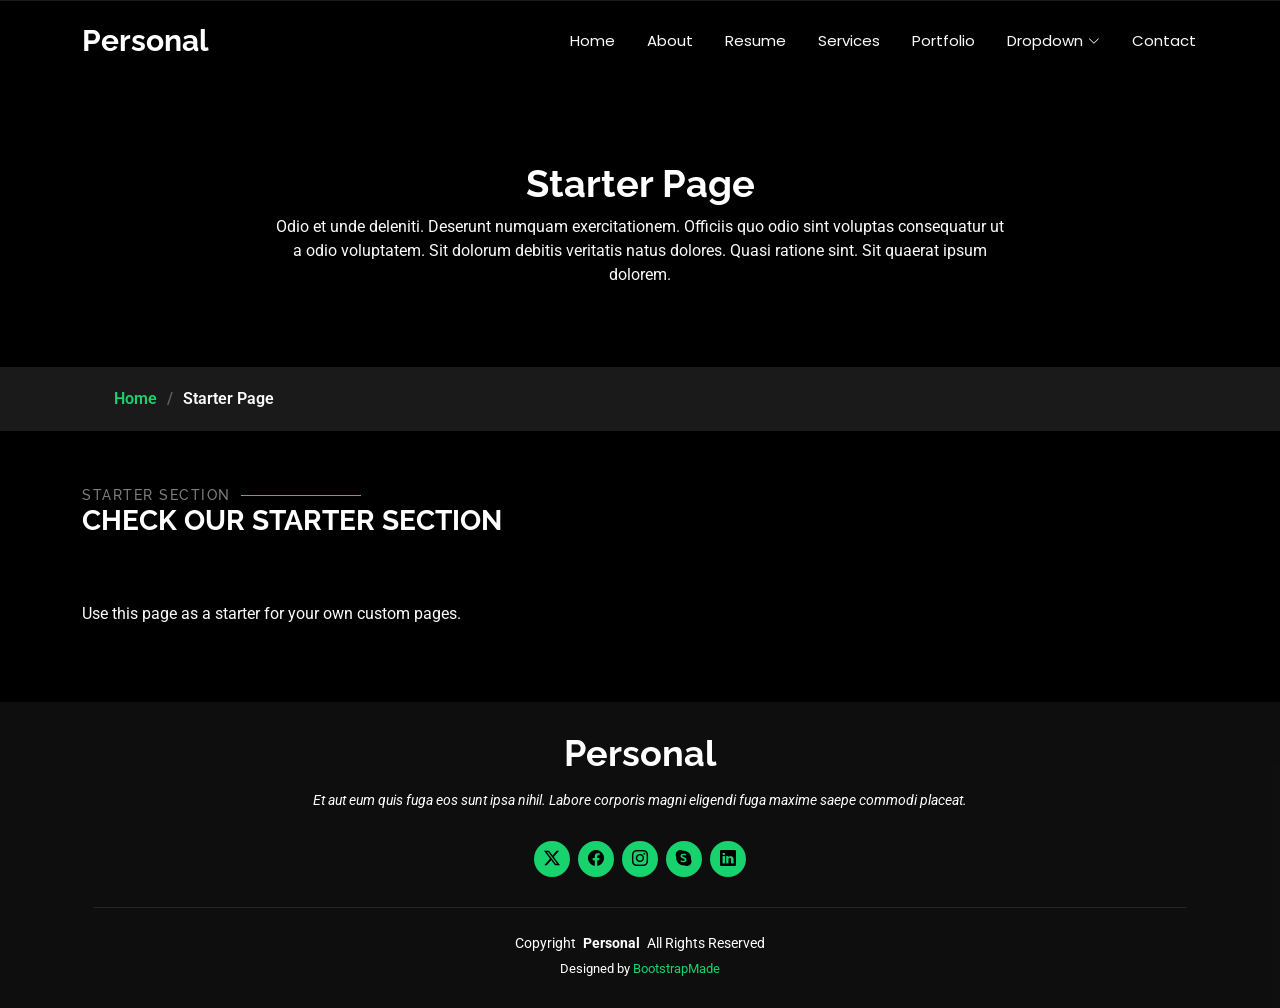
<file: starter-page.html>
<!DOCTYPE html>
<html lang="en">

<head>
  <meta charset="utf-8">
  <meta content="width=device-width, initial-scale=1.0" name="viewport">
  <title>Starter Page - Personal Bootstrap Template</title>
  <meta name="description" content="">
  <meta name="keywords" content="">

  <!-- Favicons -->
  <link href="assets/img/favicon.png" rel="icon">
  <link href="assets/img/apple-touch-icon.png" rel="apple-touch-icon">

  <!-- Fonts -->
  <link href="https://fonts.googleapis.com" rel="preconnect">
  <link href="https://fonts.gstatic.com" rel="preconnect" crossorigin>
  <link href="https://fonts.googleapis.com/css2?family=Roboto:ital,wght@0,100;0,300;0,400;0,500;0,700;0,900;1,100;1,300;1,400;1,500;1,700;1,900&family=Poppins:ital,wght@0,100;0,200;0,300;0,400;0,500;0,600;0,700;0,800;0,900;1,100;1,200;1,300;1,400;1,500;1,600;1,700;1,800;1,900&family=Raleway:ital,wght@0,100;0,200;0,300;0,400;0,500;0,600;0,700;0,800;0,900;1,100;1,200;1,300;1,400;1,500;1,600;1,700;1,800;1,900&display=swap" rel="stylesheet">

  <!-- Vendor CSS Files -->
  <link href="assets/vendor/bootstrap/css/bootstrap.min.css" rel="stylesheet">
  <link href="assets/vendor/bootstrap-icons/bootstrap-icons.css" rel="stylesheet">
  <link href="assets/vendor/aos/aos.css" rel="stylesheet">
  <link href="assets/vendor/swiper/swiper-bundle.min.css" rel="stylesheet">
  <link href="assets/vendor/glightbox/css/glightbox.min.css" rel="stylesheet">

  <!-- Main CSS File -->
  <link href="assets/css/main.css" rel="stylesheet">

  <!-- =======================================================
  * Template Name: Personal
  * Template URL: https://bootstrapmade.com/personal-free-resume-bootstrap-template/
  * Updated: Aug 07 2024 with Bootstrap v5.3.3
  * Author: BootstrapMade.com
  * License: https://bootstrapmade.com/license/
  ======================================================== -->
</head>

<body class="starter-page-page">

  <header id="header" class="header d-flex align-items-center fixed-top">
    <div class="container-fluid container-xl position-relative d-flex align-items-center justify-content-between">

      <a href="index.html" class="logo d-flex align-items-center">
        <!-- Uncomment the line below if you also wish to use an image logo -->
        <!-- <img src="assets/img/logo.png" alt=""> -->
        <h1 class="sitename">Personal</h1>
      </a>

      <nav id="navmenu" class="navmenu">
        <ul>
          <li><a href="index.html">Home</a></li>
          <li><a href="about.html">About</a></li>
          <li><a href="resume.html">Resume</a></li>
          <li><a href="services.html">Services</a></li>
          <li><a href="portfolio.html">Portfolio</a></li>
          <li class="dropdown"><a href="#"><span>Dropdown</span> <i class="bi bi-chevron-down toggle-dropdown"></i></a>
            <ul>
              <li><a href="#">Dropdown 1</a></li>
              <li class="dropdown"><a href="#"><span>Deep Dropdown</span> <i class="bi bi-chevron-down toggle-dropdown"></i></a>
                <ul>
                  <li><a href="#">Deep Dropdown 1</a></li>
                  <li><a href="#">Deep Dropdown 2</a></li>
                  <li><a href="#">Deep Dropdown 3</a></li>
                  <li><a href="#">Deep Dropdown 4</a></li>
                  <li><a href="#">Deep Dropdown 5</a></li>
                </ul>
              </li>
              <li><a href="#">Dropdown 2</a></li>
              <li><a href="#">Dropdown 3</a></li>
              <li><a href="#">Dropdown 4</a></li>
            </ul>
          </li>
          <li><a href="contact.html">Contact</a></li>
        </ul>
        <i class="mobile-nav-toggle d-xl-none bi bi-list"></i>
      </nav>

    </div>
  </header>

  <main class="main">

    <!-- Page Title -->
    <div class="page-title" data-aos="fade">
      <div class="heading">
        <div class="container">
          <div class="row d-flex justify-content-center text-center">
            <div class="col-lg-8">
              <h1>Starter Page</h1>
              <p class="mb-0">Odio et unde deleniti. Deserunt numquam exercitationem. Officiis quo odio sint voluptas consequatur ut a odio voluptatem. Sit dolorum debitis veritatis natus dolores. Quasi ratione sint. Sit quaerat ipsum dolorem.</p>
            </div>
          </div>
        </div>
      </div>
      <nav class="breadcrumbs">
        <div class="container">
          <ol>
            <li><a href="index.html">Home</a></li>
            <li class="current">Starter Page</li>
          </ol>
        </div>
      </nav>
    </div><!-- End Page Title -->

    <!-- Starter Section Section -->
    <section id="starter-section" class="starter-section section">

      <!-- Section Title -->
      <div class="container section-title" data-aos="fade-up">
        <h2>Starter Section</h2>
        <div><span>Check Our</span> <span class="description-title">Starter Section</span></div>
      </div><!-- End Section Title -->

      <div class="container" data-aos="fade-up">
        <p>Use this page as a starter for your own custom pages.</p>
      </div>

    </section><!-- /Starter Section Section -->

  </main>

  <footer id="footer" class="footer dark-background">
    <div class="container">
      <h3 class="sitename">Personal</h3>
      <p>Et aut eum quis fuga eos sunt ipsa nihil. Labore corporis magni eligendi fuga maxime saepe commodi placeat.</p>
      <div class="social-links d-flex justify-content-center">
        <a href=""><i class="bi bi-twitter-x"></i></a>
        <a href=""><i class="bi bi-facebook"></i></a>
        <a href=""><i class="bi bi-instagram"></i></a>
        <a href=""><i class="bi bi-skype"></i></a>
        <a href=""><i class="bi bi-linkedin"></i></a>
      </div>
      <div class="container">
        <div class="copyright">
          <span>Copyright</span> <strong class="px-1 sitename">Personal</strong> <span>All Rights Reserved</span>
        </div>
        <div class="credits">
          <!-- All the links in the footer should remain intact. -->
          <!-- You can delete the links only if you've purchased the pro version. -->
          <!-- Licensing information: https://bootstrapmade.com/license/ -->
          <!-- Purchase the pro version with working PHP/AJAX contact form: [buy-url] -->
          Designed by <a href="https://bootstrapmade.com/">BootstrapMade</a>
        </div>
      </div>
    </div>
  </footer>

  <!-- Scroll Top -->
  <a href="#" id="scroll-top" class="scroll-top d-flex align-items-center justify-content-center"><i class="bi bi-arrow-up-short"></i></a>

  <!-- Preloader -->
  <div id="preloader"></div>

  <!-- Vendor JS Files -->
  <script src="assets/vendor/bootstrap/js/bootstrap.bundle.min.js"></script>
  <script src="assets/vendor/php-email-form/validate.js"></script>
  <script src="assets/vendor/aos/aos.js"></script>
  <script src="assets/vendor/typed.js/typed.umd.js"></script>
  <script src="assets/vendor/purecounter/purecounter_vanilla.js"></script>
  <script src="assets/vendor/waypoints/noframework.waypoints.js"></script>
  <script src="assets/vendor/swiper/swiper-bundle.min.js"></script>
  <script src="assets/vendor/glightbox/js/glightbox.min.js"></script>
  <script src="assets/vendor/imagesloaded/imagesloaded.pkgd.min.js"></script>
  <script src="assets/vendor/isotope-layout/isotope.pkgd.min.js"></script>

  <!-- Main JS File -->
  <script src="assets/js/main.js"></script>

</body>

</html>
</file>
<file: assets/css/main.css>
/**
* Template Name: Personal
* Template URL: https://bootstrapmade.com/personal-free-resume-bootstrap-template/
* Updated: Aug 07 2024 with Bootstrap v5.3.3
* Author: BootstrapMade.com
* License: https://bootstrapmade.com/license/
*/

/*--------------------------------------------------------------
# Font & Color Variables
# Help: https://bootstrapmade.com/color-system/
--------------------------------------------------------------*/
/* Fonts */
:root {
  --default-font: "Roboto",  system-ui, -apple-system, "Segoe UI", Roboto, "Helvetica Neue", Arial, "Noto Sans", "Liberation Sans", sans-serif, "Apple Color Emoji", "Segoe UI Emoji", "Segoe UI Symbol", "Noto Color Emoji";
  --heading-font: "Raleway",  sans-serif;
  --nav-font: "Poppins",  sans-serif;
}

/* Global Colors - The following color variables are used throughout the website. Updating them here will change the color scheme of the entire website */
:root { 
  --background-color: #000000; /* Background color for the entire website, including individual sections */
  --default-color: #fafafa; /* Default color used for the majority of the text content across the entire website */
  --heading-color: #ffffff; /* Color for headings, subheadings and title throughout the website */
  --accent-color: #18d26e; /* Accent color that represents your brand on the website. It's used for buttons, links, and other elements that need to stand out */
  --surface-color: #1a1a1a; /* The surface color is used as a background of boxed elements within sections, such as cards, icon boxes, or other elements that require a visual separation from the global background. */
  --contrast-color: #000000; /* Contrast color for text, ensuring readability against backgrounds of accent, heading, or default colors. */
}

/* Nav Menu Colors - The following color variables are used specifically for the navigation menu. They are separate from the global colors to allow for more customization options */
:root {
  --nav-color: #fafafa;  /* The default color of the main navmenu links */
  --nav-hover-color: #18d26e; /* Applied to main navmenu links when they are hovered over or active */
  --nav-mobile-background-color: #1a1a1a; /* Used as the background color for mobile navigation menu */
  --nav-dropdown-background-color: #1a1a1a; /* Used as the background color for dropdown items that appear when hovering over primary navigation items */
  --nav-dropdown-color: #fafafa; /* Used for navigation links of the dropdown items in the navigation menu. */
  --nav-dropdown-hover-color: #18d26e; /* Similar to --nav-hover-color, this color is applied to dropdown navigation links when they are hovered over. */
}

/* Color Presets - These classes override global colors when applied to any section or element, providing reuse of the sam color scheme. */

.light-background {
  --background-color: #1a1a1a;
  --surface-color: #343434;
}

.dark-background {
  --background-color: rgba(15, 15, 15, 0.975);
  --default-color: #ffffff;
  --heading-color: #ffffff;
  --surface-color: #292929f9;
  --contrast-color: #000000;
}

/* Smooth scroll */
:root {
  scroll-behavior: smooth;
}

/*--------------------------------------------------------------
# General Styling & Shared Classes
--------------------------------------------------------------*/
body {
  color: var(--default-color);
  background-color: var(--background-color);
  font-family: var(--default-font);
}

a {
  color: var(--accent-color);
  text-decoration: none;
  transition: 0.3s;
}

a:hover {
  color: color-mix(in srgb, var(--accent-color), transparent 25%);
  text-decoration: none;
}

h1,
h2,
h3,
h4,
h5,
h6 {
  color: var(--heading-color);
  font-family: var(--heading-font);
}

/* PHP Email Form Messages
------------------------------*/
.php-email-form .error-message {
  display: none;
  background: #df1529;
  color: #ffffff;
  text-align: left;
  padding: 15px;
  margin-bottom: 24px;
  font-weight: 600;
}

.php-email-form .sent-message {
  display: none;
  color: #ffffff;
  background: #059652;
  text-align: center;
  padding: 15px;
  margin-bottom: 24px;
  font-weight: 600;
}

.php-email-form .loading {
  display: none;
  background: var(--surface-color);
  text-align: center;
  padding: 15px;
  margin-bottom: 24px;
}

.php-email-form .loading:before {
  content: "";
  display: inline-block;
  border-radius: 50%;
  width: 24px;
  height: 24px;
  margin: 0 10px -6px 0;
  border: 3px solid var(--accent-color);
  border-top-color: var(--surface-color);
  animation: php-email-form-loading 1s linear infinite;
}

@keyframes php-email-form-loading {
  0% {
    transform: rotate(0deg);
  }

  100% {
    transform: rotate(360deg);
  }
}

/*--------------------------------------------------------------
# Global Header
--------------------------------------------------------------*/
.header {
  --background-color: rgba(0, 0, 0, 0);
  color: var(--default-color);
  background-color: var(--background-color);
  padding: 15px 0;
  transition: all 0.5s;
  z-index: 997;
}

.header .logo {
  line-height: 1;
}

.header .logo img {
  max-height: 32px;
  margin-right: 8px;
}

.header .logo h1 {
  font-size: 30px;
  margin: 0;
  font-weight: 700;
  color: var(--heading-color);
}

.scrolled .header {
  box-shadow: 0px 0 18px rgba(0, 0, 0, 0.1);
}

/* Global Header on Scroll
------------------------------*/
.scrolled .header {
  --background-color: rgba(0, 0, 0, 0.8);
}

/*--------------------------------------------------------------
# Navigation Menu
--------------------------------------------------------------*/
/* Desktop Navigation */
@media (min-width: 1200px) {
  .navmenu {
    padding: 0;
  }

  .navmenu ul {
    margin: 0;
    padding: 0;
    display: flex;
    list-style: none;
    align-items: center;
  }

  .navmenu li {
    position: relative;
  }

  .navmenu>ul>li {
    white-space: nowrap;
    padding: 15px 14px;
  }

  .navmenu>ul>li:last-child {
    padding-right: 0;
  }

  .navmenu a,
  .navmenu a:focus {
    color: var(--nav-color);
    font-size: 15px;
    padding: 0 2px;
    font-family: var(--nav-font);
    font-weight: 400;
    display: flex;
    align-items: center;
    justify-content: space-between;
    white-space: nowrap;
    transition: 0.3s;
    position: relative;
  }

  .navmenu a i,
  .navmenu a:focus i {
    font-size: 12px;
    line-height: 0;
    margin-left: 5px;
    transition: 0.3s;
  }

  .navmenu>ul>li>a:before {
    content: "";
    position: absolute;
    height: 2px;
    bottom: -6px;
    left: 0;
    background-color: var(--nav-hover-color);
    visibility: hidden;
    width: 0px;
    transition: all 0.3s ease-in-out 0s;
  }

  .navmenu a:hover:before,
  .navmenu li:hover>a:before,
  .navmenu .active:before {
    visibility: visible;
    width: 25px;
  }

  .navmenu li:hover>a,
  .navmenu .active,
  .navmenu .active:focus {
    color: var(--nav-hover-color);
  }

  .navmenu .dropdown ul {
    margin: 0;
    padding: 10px 0;
    background: var(--nav-dropdown-background-color);
    display: block;
    position: absolute;
    visibility: hidden;
    left: 14px;
    top: 130%;
    opacity: 0;
    transition: 0.3s;
    border-radius: 4px;
    z-index: 99;
    box-shadow: 0px 0px 30px rgba(0, 0, 0, 0.1);
  }

  .navmenu .dropdown ul li {
    min-width: 200px;
  }

  .navmenu .dropdown ul a {
    padding: 10px 20px;
    font-size: 15px;
    text-transform: none;
    color: var(--nav-dropdown-color);
  }

  .navmenu .dropdown ul a i {
    font-size: 12px;
  }

  .navmenu .dropdown ul a:hover,
  .navmenu .dropdown ul .active:hover,
  .navmenu .dropdown ul li:hover>a {
    color: var(--nav-dropdown-hover-color);
  }

  .navmenu .dropdown:hover>ul {
    opacity: 1;
    top: 100%;
    visibility: visible;
  }

  .navmenu .dropdown .dropdown ul {
    top: 0;
    left: -90%;
    visibility: hidden;
  }

  .navmenu .dropdown .dropdown:hover>ul {
    opacity: 1;
    top: 0;
    left: -100%;
    visibility: visible;
  }
}

/* Mobile Navigation */
@media (max-width: 1199px) {
  .mobile-nav-toggle {
    color: var(--nav-color);
    font-size: 28px;
    line-height: 0;
    margin-right: 10px;
    cursor: pointer;
    transition: color 0.3s;
  }

  .navmenu {
    padding: 0;
    z-index: 9997;
  }

  .navmenu ul {
    display: none;
    list-style: none;
    position: absolute;
    inset: 60px 20px 20px 20px;
    padding: 10px 0;
    margin: 0;
    border-radius: 6px;
    background-color: var(--nav-mobile-background-color);
    border: 1px solid color-mix(in srgb, var(--default-color), transparent 90%);
    box-shadow: none;
    overflow-y: auto;
    transition: 0.3s;
    z-index: 9998;
  }

  .navmenu a,
  .navmenu a:focus {
    color: var(--nav-dropdown-color);
    padding: 10px 20px;
    font-family: var(--nav-font);
    font-size: 17px;
    font-weight: 500;
    display: flex;
    align-items: center;
    justify-content: space-between;
    white-space: nowrap;
    transition: 0.3s;
  }

  .navmenu a i,
  .navmenu a:focus i {
    font-size: 12px;
    line-height: 0;
    margin-left: 5px;
    width: 30px;
    height: 30px;
    display: flex;
    align-items: center;
    justify-content: center;
    border-radius: 50%;
    transition: 0.3s;
    background-color: color-mix(in srgb, var(--accent-color), transparent 90%);
  }

  .navmenu a i:hover,
  .navmenu a:focus i:hover {
    background-color: var(--accent-color);
    color: var(--contrast-color);
  }

  .navmenu a:hover,
  .navmenu .active,
  .navmenu .active:focus {
    color: var(--nav-dropdown-hover-color);
  }

  .navmenu .active i,
  .navmenu .active:focus i {
    background-color: var(--accent-color);
    color: var(--contrast-color);
    transform: rotate(180deg);
  }

  .navmenu .dropdown ul {
    position: static;
    display: none;
    z-index: 99;
    padding: 10px 0;
    margin: 10px 20px;
    background-color: var(--nav-dropdown-background-color);
    transition: all 0.5s ease-in-out;
  }

  .navmenu .dropdown ul ul {
    background-color: rgba(33, 37, 41, 0.1);
  }

  .navmenu .dropdown>.dropdown-active {
    display: block;
    background-color: rgba(33, 37, 41, 0.03);
  }

  .mobile-nav-active {
    overflow: hidden;
  }

  .mobile-nav-active .mobile-nav-toggle {
    color: #fff;
    position: absolute;
    font-size: 32px;
    top: 15px;
    right: 15px;
    margin-right: 0;
    z-index: 9999;
  }

  .mobile-nav-active .navmenu {
    position: fixed;
    overflow: hidden;
    inset: 0;
    background: rgba(33, 37, 41, 0.8);
    transition: 0.3s;
  }

  .mobile-nav-active .navmenu>ul {
    display: block;
  }
}

/*--------------------------------------------------------------
# Global Footer
--------------------------------------------------------------*/
.footer {
  color: var(--default-color);
  background-color: var(--background-color);
  font-size: 14px;
  text-align: center;
  padding: 30px 0;
  position: relative;
}

.footer h3 {
  font-size: 36px;
  font-weight: 700;
  position: relative;
  padding: 0;
  margin: 0 0 15px 0;
}

.footer p {
  font-size: 15;
  font-style: italic;
  padding: 0;
  margin: 0 0 30px 0;
}

.footer .social-links {
  margin: 0 0 30px 0;
}

.footer .social-links a {
  font-size: 16px;
  display: flex;
  align-items: center;
  justify-content: center;
  background: var(--accent-color);
  color: var(--contrast-color);
  line-height: 1;
  margin: 0 4px;
  border-radius: 50%;
  text-align: center;
  width: 36px;
  height: 36px;
  transition: 0.3s;
}

.footer .social-links a:hover {
  background: color-mix(in srgb, var(--accent-color), transparent 20%);
  text-decoration: none;
}

.footer .copyright {
  padding-top: 25px;
  border-top: 1px solid color-mix(in srgb, var(--default-color), transparent 90%);
}

.footer .credits {
  font-size: 13px;
  padding-top: 5px;
}

/*--------------------------------------------------------------
# Preloader
--------------------------------------------------------------*/
#preloader {
  position: fixed;
  inset: 0;
  z-index: 999999;
  overflow: hidden;
  background: var(--background-color);
  transition: all 0.6s ease-out;
}

#preloader:before {
  content: "";
  position: fixed;
  top: calc(50% - 30px);
  left: calc(50% - 30px);
  border: 6px solid #ffffff;
  border-color: var(--accent-color) transparent var(--accent-color) transparent;
  border-radius: 50%;
  width: 60px;
  height: 60px;
  animation: animate-preloader 1.5s linear infinite;
}

@keyframes animate-preloader {
  0% {
    transform: rotate(0deg);
  }

  100% {
    transform: rotate(360deg);
  }
}

/*--------------------------------------------------------------
# Scroll Top Button
--------------------------------------------------------------*/
.scroll-top {
  position: fixed;
  visibility: hidden;
  opacity: 0;
  right: 15px;
  bottom: -15px;
  z-index: 99999;
  background-color: var(--accent-color);
  width: 44px;
  height: 44px;
  border-radius: 50px;
  transition: all 0.4s;
}

.scroll-top i {
  font-size: 24px;
  color: var(--contrast-color);
  line-height: 0;
}

.scroll-top:hover {
  background-color: color-mix(in srgb, var(--accent-color), transparent 20%);
  color: var(--contrast-color);
}

.scroll-top.active {
  visibility: visible;
  opacity: 1;
  bottom: 15px;
}

/*--------------------------------------------------------------
# Disable aos animation delay on mobile devices
--------------------------------------------------------------*/
@media screen and (max-width: 768px) {
  [data-aos-delay] {
    transition-delay: 0 !important;
  }
}

/*--------------------------------------------------------------
# Global Page Titles & Breadcrumbs
--------------------------------------------------------------*/
.page-title {
  color: var(--default-color);
  background-color: var(--background-color);
  position: relative;
}

.page-title .heading {
  padding: 160px 0 80px 0;
  border-top: 1px solid color-mix(in srgb, var(--default-color), transparent 90%);
}

.page-title .heading h1 {
  font-size: 38px;
  font-weight: 700;
}

.page-title nav {
  background-color: color-mix(in srgb, var(--default-color), transparent 90%);
  padding: 20px 0;
}

.page-title nav ol {
  display: flex;
  flex-wrap: wrap;
  list-style: none;
  margin: 0;
  font-size: 16px;
  font-weight: 600;
}

.page-title nav ol li+li {
  padding-left: 10px;
}

.page-title nav ol li+li::before {
  content: "/";
  display: inline-block;
  padding-right: 10px;
  color: color-mix(in srgb, var(--default-color), transparent 70%);
}

/*--------------------------------------------------------------
# Global Sections
--------------------------------------------------------------*/
section,
.section {
  color: var(--default-color);
  background-color: var(--background-color);
  padding: 60px 0;
  scroll-margin-top: 100px;
  overflow: clip;
}

@media (max-width: 1199px) {

  section,
  .section {
    scroll-margin-top: 66px;
  }
}

/*--------------------------------------------------------------
# Global Section Titles
--------------------------------------------------------------*/
.section-title {
  padding-bottom: 60px;
  position: relative;
}

.section-title h2 {
  font-size: 14px;
  font-weight: 500;
  padding: 0;
  line-height: 1px;
  margin: 0;
  letter-spacing: 1.5px;
  text-transform: uppercase;
  color: color-mix(in srgb, var(--default-color), transparent 50%);
  position: relative;
}

.section-title h2::after {
  content: "";
  width: 120px;
  height: 1px;
  display: inline-block;
  background: var(--accent-color);
  margin: 4px 10px;
}

.section-title div {
  color: var(--heading-color);
  margin: 0;
  margin: 0;
  font-size: 28px;
  font-weight: 700;
  text-transform: uppercase;
  font-family: var(--heading-font);
}

/*--------------------------------------------------------------
# Hero Section
--------------------------------------------------------------*/
.hero {
  width: 100%;
  min-height: 100vh;
  position: relative;
  padding: 80px 0;
  display: flex;
  align-items: center;
  justify-content: center;
}

.hero img {
  position: absolute;
  inset: 0;
  display: block;
  width: 100%;
  height: 100%;
  object-fit: cover;
  z-index: 1;
}

.hero .container {
  position: relative;
  z-index: 3;
}

.hero h2 {
  margin: 0;
  font-size: 64px;
  font-weight: 700;
}

.hero p {
  margin: 5px 0 0 0;
  font-size: 26px;
}

.hero p span {
  letter-spacing: 1px;
  border-bottom: 2px solid var(--accent-color);
}

.hero .social-links {
  margin-top: 25px;
}

.hero .social-links a {
  background-color: color-mix(in srgb, var(--default-color), transparent 90%);
  color: var(--default-color);
  font-size: 14px;
  width: 40px;
  height: 40px;
  border-radius: 50px;
  display: inline-flex;
  align-items: center;
  justify-content: center;
  margin-right: 20px;
  transition: 0.3s;
}

.hero .social-links a:hover {
  background-color: var(--accent-color);
}

@media (max-width: 768px) {
  .hero h2 {
    font-size: 32px;
  }

  .hero p {
    font-size: 20px;
  }
}

/*--------------------------------------------------------------
# About Section
--------------------------------------------------------------*/
.about .content h2 {
  font-weight: 700;
  font-size: 24px;
}

.about .content ul {
  list-style: none;
  padding: 0;
}

.about .content ul li {
  margin-bottom: 20px;
  display: flex;
  align-items: center;
}

.about .content ul strong {
  margin-right: 10px;
}

.about .content ul i {
  font-size: 16px;
  margin-right: 5px;
  color: var(--accent-color);
  line-height: 0;
}

/*--------------------------------------------------------------
# Stats Section
--------------------------------------------------------------*/
.stats i {
  background-color: var(--surface-color);
  color: var(--accent-color);
  box-shadow: 0px 2px 25px rgba(0, 0, 0, 0.1);
  width: 54px;
  height: 54px;
  font-size: 24px;
  border-radius: 50px;
  border: 2px solid var(--background-color);
  display: inline-flex;
  align-items: center;
  justify-content: center;
  position: relative;
  z-index: 1;
}

.stats .stats-item {
  background-color: var(--surface-color);
  margin-top: -27px;
  padding: 30px 30px 25px 30px;
  width: 100%;
  position: relative;
  text-align: center;
  box-shadow: 0px 2px 35px rgba(0, 0, 0, 0.1);
  border-radius: 4px;
  z-index: 0;
}

.stats .stats-item span {
  font-size: 36px;
  display: block;
  font-weight: 700;
  color: color-mix(in srgb, var(--default-color), transparent 20%);
}

.stats .stats-item p {
  padding: 0;
  margin: 0;
  font-family: var(--heading-font);
  font-size: 16px;
}

/*--------------------------------------------------------------
# Skills Section
--------------------------------------------------------------*/
.skills .progress {
  height: 60px;
  display: block;
  background: none;
  border-radius: 0;
}

.skills .progress .skill {
  color: var(--heading-color);
  padding: 0;
  margin: 0 0 6px 0;
  text-transform: uppercase;
  display: block;
  font-weight: 600;
  font-family: var(--heading-font);
}

.skills .progress .skill .val {
  float: right;
  font-style: normal;
}

.skills .progress-bar-wrap {
  background: color-mix(in srgb, var(--default-color), transparent 90%);
  height: 10px;
}

.skills .progress-bar {
  width: 1px;
  height: 10px;
  transition: 0.9s;
  background-color: var(--accent-color);
}

/*--------------------------------------------------------------
# Interests Section
--------------------------------------------------------------*/
.interests .features-item {
  background-color: var(--surface-color);
  display: flex;
  align-items: center;
  padding: 20px;
  transition: 0.3s;
  border: 1px solid color-mix(in srgb, var(--default-color), transparent 90%);
  position: relative;
}

.interests .features-item i {
  font-size: 32px;
  padding-right: 10px;
  line-height: 0;
}

.interests .features-item h3 {
  font-weight: 700;
  margin: 0;
  padding: 0;
  line-height: 1;
  font-size: 16px;
}

.interests .features-item h3 a {
  color: var(--heading-color);
  transition: 0.3s;
}

.interests .features-item:hover {
  border-color: var(--accent-color);
}

.interests .features-item:hover h3 a {
  color: var(--accent-color);
}

/*--------------------------------------------------------------
# Testimonials Section
--------------------------------------------------------------*/
.testimonials .testimonials-carousel,
.testimonials .testimonials-slider {
  overflow: hidden;
}

.testimonials .testimonial-item {
  box-sizing: content-box;
  min-height: 320px;
}

.testimonials .testimonial-item .testimonial-img {
  width: 90px;
  border-radius: 50%;
  margin: -40px 0 0 40px;
  position: relative;
  z-index: 2;
  border: 6px solid var(--background-color);
}

.testimonials .testimonial-item h3 {
  font-size: 18px;
  font-weight: bold;
  margin: 10px 0 5px 45px;
}

.testimonials .testimonial-item h4 {
  font-size: 14px;
  color: color-mix(in srgb, var(--default-color), transparent 20%);
  margin: 0 0 0 45px;
}

.testimonials .testimonial-item .quote-icon-left,
.testimonials .testimonial-item .quote-icon-right {
  color: color-mix(in srgb, var(--accent-color), transparent 50%);
  font-size: 26px;
  line-height: 0;
}

.testimonials .testimonial-item .quote-icon-left {
  display: inline-block;
  left: -5px;
  position: relative;
}

.testimonials .testimonial-item .quote-icon-right {
  display: inline-block;
  right: -5px;
  position: relative;
  top: 10px;
  transform: scale(-1, -1);
}

.testimonials .testimonial-item p {
  font-style: italic;
  margin: 0 15px 0 15px;
  padding: 20px 20px 60px 20px;
  background: var(--surface-color);
  border-radius: 6px;
  position: relative;
  z-index: 1;
}

.testimonials .swiper-wrapper {
  height: auto;
}

.testimonials .swiper-pagination {
  margin-top: 20px;
  position: relative;
}

.testimonials .swiper-pagination .swiper-pagination-bullet {
  width: 12px;
  height: 12px;
  background-color: var(--background-color);
  opacity: 1;
  border: 1px solid var(--accent-color);
}

.testimonials .swiper-pagination .swiper-pagination-bullet-active {
  background-color: var(--accent-color);
}

/*--------------------------------------------------------------
# Resume Section
--------------------------------------------------------------*/
.resume .resume-title {
  color: var(--heading-color);
  font-size: 26px;
  font-weight: 700;
  margin-top: 20px;
  margin-bottom: 20px;
}

.resume .resume-item {
  padding: 0 0 20px 20px;
  margin-top: -2px;
  border-left: 2px solid var(--accent-color);
  position: relative;
}

.resume .resume-item h4 {
  line-height: 18px;
  font-size: 18px;
  font-weight: 600;
  text-transform: uppercase;
  color: color-mix(in srgb, var(--default-color), transparent 20%);
  margin-bottom: 10px;
}

.resume .resume-item h5 {
  font-size: 16px;
  padding: 5px 15px;
  display: inline-block;
  font-weight: 600;
  margin-bottom: 10px;
}

.resume .resume-item ul {
  padding-left: 20px;
}

.resume .resume-item ul li {
  padding-bottom: 10px;
}

.resume .resume-item:last-child {
  padding-bottom: 0;
}

.resume .resume-item::before {
  content: "";
  position: absolute;
  width: 16px;
  height: 16px;
  border-radius: 50px;
  left: -9px;
  top: 0;
  background: var(--background-color);
  border: 2px solid var(--accent-color);
}

/*--------------------------------------------------------------
# Services Section
--------------------------------------------------------------*/
.services .service-item {
  background-color: var(--surface-color);
  text-align: center;
  padding: 80px 20px;
  transition: all ease-in-out 0.3s;
  height: 100%;
}

.services .service-item .icon {
  margin: 0 auto;
  width: 64px;
  height: 64px;
  background: var(--accent-color);
  border-radius: 4px;
  display: flex;
  align-items: center;
  justify-content: center;
  margin-bottom: 20px;
  transition: 0.3s;
  transform-style: preserve-3d;
}

.services .service-item .icon i {
  color: var(--contrast-color);
  font-size: 28px;
  transition: ease-in-out 0.3s;
}

.services .service-item .icon::before {
  position: absolute;
  content: "";
  left: -8px;
  top: -8px;
  height: 100%;
  width: 100%;
  background: color-mix(in srgb, var(--accent-color), transparent 80%);
  border-radius: 5px;
  transition: all 0.3s ease-out 0s;
  transform: translateZ(-1px);
}

.services .service-item h3 {
  font-weight: 700;
  margin: 10px 0 15px 0;
  font-size: 22px;
}

.services .service-item p {
  line-height: 24px;
  font-size: 14px;
  margin-bottom: 0;
}

.services .service-item:hover {
  background: var(--accent-color);
  border-color: var(--accent-color);
}

.services .service-item:hover .icon {
  background: var(--surface-color);
}

.services .service-item:hover .icon i {
  color: var(--accent-color);
}

.services .service-item:hover .icon::before {
  background: color-mix(in srgb, var(--background-color), transparent 70%);
}

.services .service-item:hover h3,
.services .service-item:hover p {
  color: var(--contrast-color);
}

/*--------------------------------------------------------------
# Service Details Section
--------------------------------------------------------------*/
.service-details .services-list {
  background-color: var(--surface-color);
  padding: 10px 30px;
  border: 1px solid color-mix(in srgb, var(--default-color), transparent 90%);
  margin-bottom: 20px;
}

.service-details .services-list a {
  display: block;
  line-height: 1;
  padding: 8px 0 8px 15px;
  border-left: 3px solid color-mix(in srgb, var(--default-color), transparent 70%);
  margin: 20px 0;
  color: color-mix(in srgb, var(--default-color), transparent 20%);
  transition: 0.3s;
}

.service-details .services-list a.active {
  color: var(--heading-color);
  font-weight: 700;
  border-color: var(--accent-color);
}

.service-details .services-list a:hover {
  border-color: var(--accent-color);
}

.service-details .services-img {
  margin-bottom: 20px;
}

.service-details h3 {
  font-size: 26px;
  font-weight: 700;
}

.service-details h4 {
  font-size: 20px;
  font-weight: 700;
}

.service-details p {
  font-size: 15px;
}

.service-details ul {
  list-style: none;
  padding: 0;
  font-size: 15px;
}

.service-details ul li {
  padding: 5px 0;
  display: flex;
  align-items: center;
}

.service-details ul i {
  font-size: 20px;
  margin-right: 8px;
  color: var(--accent-color);
}

/*--------------------------------------------------------------
# Portfolio Section
--------------------------------------------------------------*/
.portfolio .portfolio-filters {
  padding: 0;
  margin: 0 auto 20px auto;
  list-style: none;
  text-align: center;
}

.portfolio .portfolio-filters li {
  cursor: pointer;
  display: inline-block;
  padding: 0;
  font-size: 18px;
  font-weight: 500;
  margin: 0 10px;
  line-height: 1;
  margin-bottom: 5px;
  transition: all 0.3s ease-in-out;
}

.portfolio .portfolio-filters li:hover,
.portfolio .portfolio-filters li.filter-active {
  color: var(--accent-color);
}

.portfolio .portfolio-filters li:first-child {
  margin-left: 0;
}

.portfolio .portfolio-filters li:last-child {
  margin-right: 0;
}

@media (max-width: 575px) {
  .portfolio .portfolio-filters li {
    font-size: 14px;
    margin: 0 5px;
  }
}

.portfolio .portfolio-content {
  position: relative;
  overflow: hidden;
}

.portfolio .portfolio-content img {
  transition: 0.3s;
}

.portfolio .portfolio-content .portfolio-info {
  opacity: 0;
  position: absolute;
  inset: 0;
  z-index: 3;
  transition: all ease-in-out 0.3s;
  background: rgba(0, 0, 0, 0.6);
  padding: 15px;
}

.portfolio .portfolio-content .portfolio-info h4 {
  font-size: 14px;
  padding: 5px 10px;
  font-weight: 400;
  color: #ffffff;
  display: inline-block;
  background-color: var(--accent-color);
}

.portfolio .portfolio-content .portfolio-info p {
  position: absolute;
  bottom: 10px;
  text-align: center;
  display: inline-block;
  left: 0;
  right: 0;
  font-size: 16px;
  font-weight: 600;
  color: rgba(255, 255, 255, 0.8);
}

.portfolio .portfolio-content .portfolio-info .preview-link,
.portfolio .portfolio-content .portfolio-info .details-link {
  position: absolute;
  left: calc(50% - 40px);
  font-size: 26px;
  top: calc(50% - 14px);
  color: #fff;
  transition: 0.3s;
  line-height: 1.2;
}

.portfolio .portfolio-content .portfolio-info .preview-link:hover,
.portfolio .portfolio-content .portfolio-info .details-link:hover {
  color: var(--accent-color);
}

.portfolio .portfolio-content .portfolio-info .details-link {
  left: 50%;
  font-size: 34px;
  line-height: 0;
}

.portfolio .portfolio-content:hover .portfolio-info {
  opacity: 1;
}

.portfolio .portfolio-content:hover img {
  transform: scale(1.1);
}

/*--------------------------------------------------------------
# Portfolio Details Section
--------------------------------------------------------------*/
.portfolio-details .portfolio-details-slider img {
  width: 100%;
}

.portfolio-details .portfolio-details-slider .swiper-pagination {
  margin-top: 20px;
  position: relative;
}

.portfolio-details .portfolio-details-slider .swiper-pagination .swiper-pagination-bullet {
  width: 12px;
  height: 12px;
  background-color: color-mix(in srgb, var(--default-color), transparent 85%);
  opacity: 1;
}

.portfolio-details .portfolio-details-slider .swiper-pagination .swiper-pagination-bullet-active {
  background-color: var(--accent-color);
}

.portfolio-details .portfolio-info {
  background-color: var(--surface-color);
  padding: 30px;
  box-shadow: 0px 0 30px rgba(0, 0, 0, 0.1);
}

.portfolio-details .portfolio-info h3 {
  font-size: 22px;
  font-weight: 700;
  margin-bottom: 20px;
  padding-bottom: 20px;
  border-bottom: 1px solid color-mix(in srgb, var(--default-color), transparent 85%);
}

.portfolio-details .portfolio-info ul {
  list-style: none;
  padding: 0;
  font-size: 15px;
}

.portfolio-details .portfolio-info ul li+li {
  margin-top: 10px;
}

.portfolio-details .portfolio-description {
  padding-top: 30px;
}

.portfolio-details .portfolio-description h2 {
  font-size: 26px;
  font-weight: 700;
  margin-bottom: 20px;
}

.portfolio-details .portfolio-description p {
  padding: 0;
  color: color-mix(in srgb, var(--default-color), transparent 30%);
}

/*--------------------------------------------------------------
# Starter Section Section
--------------------------------------------------------------*/
.starter-section {
  /* Add your styles here */
}

/*--------------------------------------------------------------
# Contact Section
--------------------------------------------------------------*/
.contact .info-item {
  box-shadow: 0px 0px 20px rgba(0, 0, 0, 0.1);
  padding: 20px 30px;
}

.contact .info-item .icon {
  color: var(--contrast-color);
  background-color: var(--accent-color);
  width: 56px;
  height: 56px;
  font-size: 24px;
  display: flex;
  justify-content: center;
  align-items: center;
  transition: all 0.3s ease-in-out;
  border-radius: 50%;
  margin-right: 15px;
}

.contact .info-item h3 {
  font-size: 18px;
  font-weight: 700;
  margin: 0 0 2px 0;
}

.contact .info-item p {
  padding: 0;
  margin-bottom: 0;
  font-size: 14px;
}

.contact .info-item .social-links a {
  font-size: 24px;
  display: inline-block;
  line-height: 1;
  margin: 4px 6px 0 0;
  transition: 0.3s;
  color: color-mix(in srgb, var(--default-color), transparent 50%);
}

.contact .info-item .social-links a:hover {
  color: var(--accent-color);
}

.contact .php-email-form {
  box-shadow: 0px 0px 20px rgba(0, 0, 0, 0.1);
  padding: 30px;
  margin-top: 30px;
}

@media (max-width: 575px) {
  .contact .php-email-form {
    padding: 20px;
  }
}

.contact .php-email-form input[type=text],
.contact .php-email-form input[type=email],
.contact .php-email-form textarea {
  color: var(--default-color);
  background-color: color-mix(in srgb, var(--background-color), transparent 50%);
  border-color: color-mix(in srgb, var(--default-color), transparent 80%);
  font-size: 14px;
  padding: 10px 15px;
  box-shadow: none;
  border-radius: 0;
}

.contact .php-email-form input[type=text]:focus,
.contact .php-email-form input[type=email]:focus,
.contact .php-email-form textarea:focus {
  border-color: var(--accent-color);
}

.contact .php-email-form input[type=text]::placeholder,
.contact .php-email-form input[type=email]::placeholder,
.contact .php-email-form textarea::placeholder {
  color: color-mix(in srgb, var(--default-color), transparent 70%);
}

.contact .php-email-form button[type=submit] {
  color: var(--contrast-color);
  background: var(--accent-color);
  border: 0;
  padding: 10px 30px;
  transition: 0.4s;
  border-radius: 50px;
  font-weight: 600;
}

.contact .php-email-form button[type=submit]:hover {
  background: color-mix(in srgb, var(--accent-color), transparent 20%);
}

/* Custom enhancements for Skills, CV and Contact */
.btn-whatsapp {
  background-color: #25D366 !important;
  color: #ffffff !important;
  border: none;
  border-radius: 50px;
  padding: 10px 24px;
  font-weight: 600;
  display: inline-flex;
  align-items: center;
  gap: 8px;
  transition: 0.3s;
  text-decoration: none;
}

.btn-whatsapp:hover {
  background-color: #1eb956 !important;
  color: #ffffff !important;
  transform: translateY(-2px);
  box-shadow: 0 4px 15px rgba(37, 211, 102, 0.4);
}

.btn-custom-outline {
  border: 2px solid var(--accent-color);
  color: var(--accent-color);
  background: transparent;
  border-radius: 50px;
  padding: 8px 22px;
  font-weight: 600;
  display: inline-flex;
  align-items: center;
  gap: 8px;
  transition: 0.3s;
  text-decoration: none;
}

.btn-custom-outline:hover {
  background-color: var(--accent-color);
  color: var(--contrast-color);
}

.btn-custom-primary {
  background-color: var(--accent-color);
  color: var(--contrast-color);
  border-radius: 50px;
  padding: 9px 24px;
  font-weight: 600;
  display: inline-flex;
  align-items: center;
  gap: 8px;
  transition: 0.3s;
  border: none;
  text-decoration: none;
}

.btn-custom-primary:hover {
  background-color: color-mix(in srgb, var(--accent-color), transparent 15%);
  color: var(--contrast-color);
  transform: translateY(-2px);
}

.skill-category-card {
  background: var(--surface-color);
  border: 1px solid rgba(255, 255, 255, 0.08);
  border-radius: 12px;
  padding: 24px;
  height: 100%;
  transition: transform 0.3s ease, border-color 0.3s ease;
}

.skill-category-card:hover {
  transform: translateY(-4px);
  border-color: var(--accent-color);
}

.skill-category-card h4 {
  font-size: 1.15rem;
  color: var(--accent-color);
  margin-bottom: 15px;
  display: flex;
  align-items: center;
  gap: 10px;
}

.badge-tag {
  display: inline-block;
  background: rgba(255, 255, 255, 0.07);
  color: var(--default-color);
  padding: 6px 14px;
  border-radius: 20px;
  font-size: 0.85rem;
  margin: 4px;
  border: 1px solid rgba(255, 255, 255, 0.12);
  transition: all 0.2s ease;
}

.badge-tag:hover {
  background: rgba(24, 210, 110, 0.15);
  border-color: var(--accent-color);
  color: #fff;
}

.badge-tag.accent {
  background: rgba(24, 210, 110, 0.12);
  border-color: var(--accent-color);
  color: var(--accent-color);
  font-weight: 600;
}

.resume-company {
  color: var(--accent-color);
  font-weight: 600;
  font-size: 0.95rem;
  margin-bottom: 4px;
}

.resume-project-title {
  font-weight: 600;
  color: #ffffff;
  margin-top: 10px;
  margin-bottom: 4px;
}

/* Contact channel cards */
.contact-card-direct {
  background: var(--surface-color);
  border-radius: 12px;
  padding: 20px;
  border: 1px solid rgba(255, 255, 255, 0.08);
  transition: 0.3s;
}

.contact-card-direct:hover {
  border-color: var(--accent-color);
}

@media print {
  #header, #footer, #scroll-top, .breadcrumbs, .mobile-nav-toggle, .btn-print-hide {
    display: none !important;
  }
  body {
    background: #ffffff !important;
    color: #111111 !important;
  }
  .resume .resume-item {
    border-left: 2px solid #222 !important;
  }
  .resume .resume-item::before {
    background: #222 !important;
    border: 2px solid #222 !important;
  }
  .resume h3, .resume h4, .resume h5, .resume p, .resume li {
    color: #111111 !important;
  }
  .resume-company {
    color: #0b6833 !important;
  }
}
</file>
